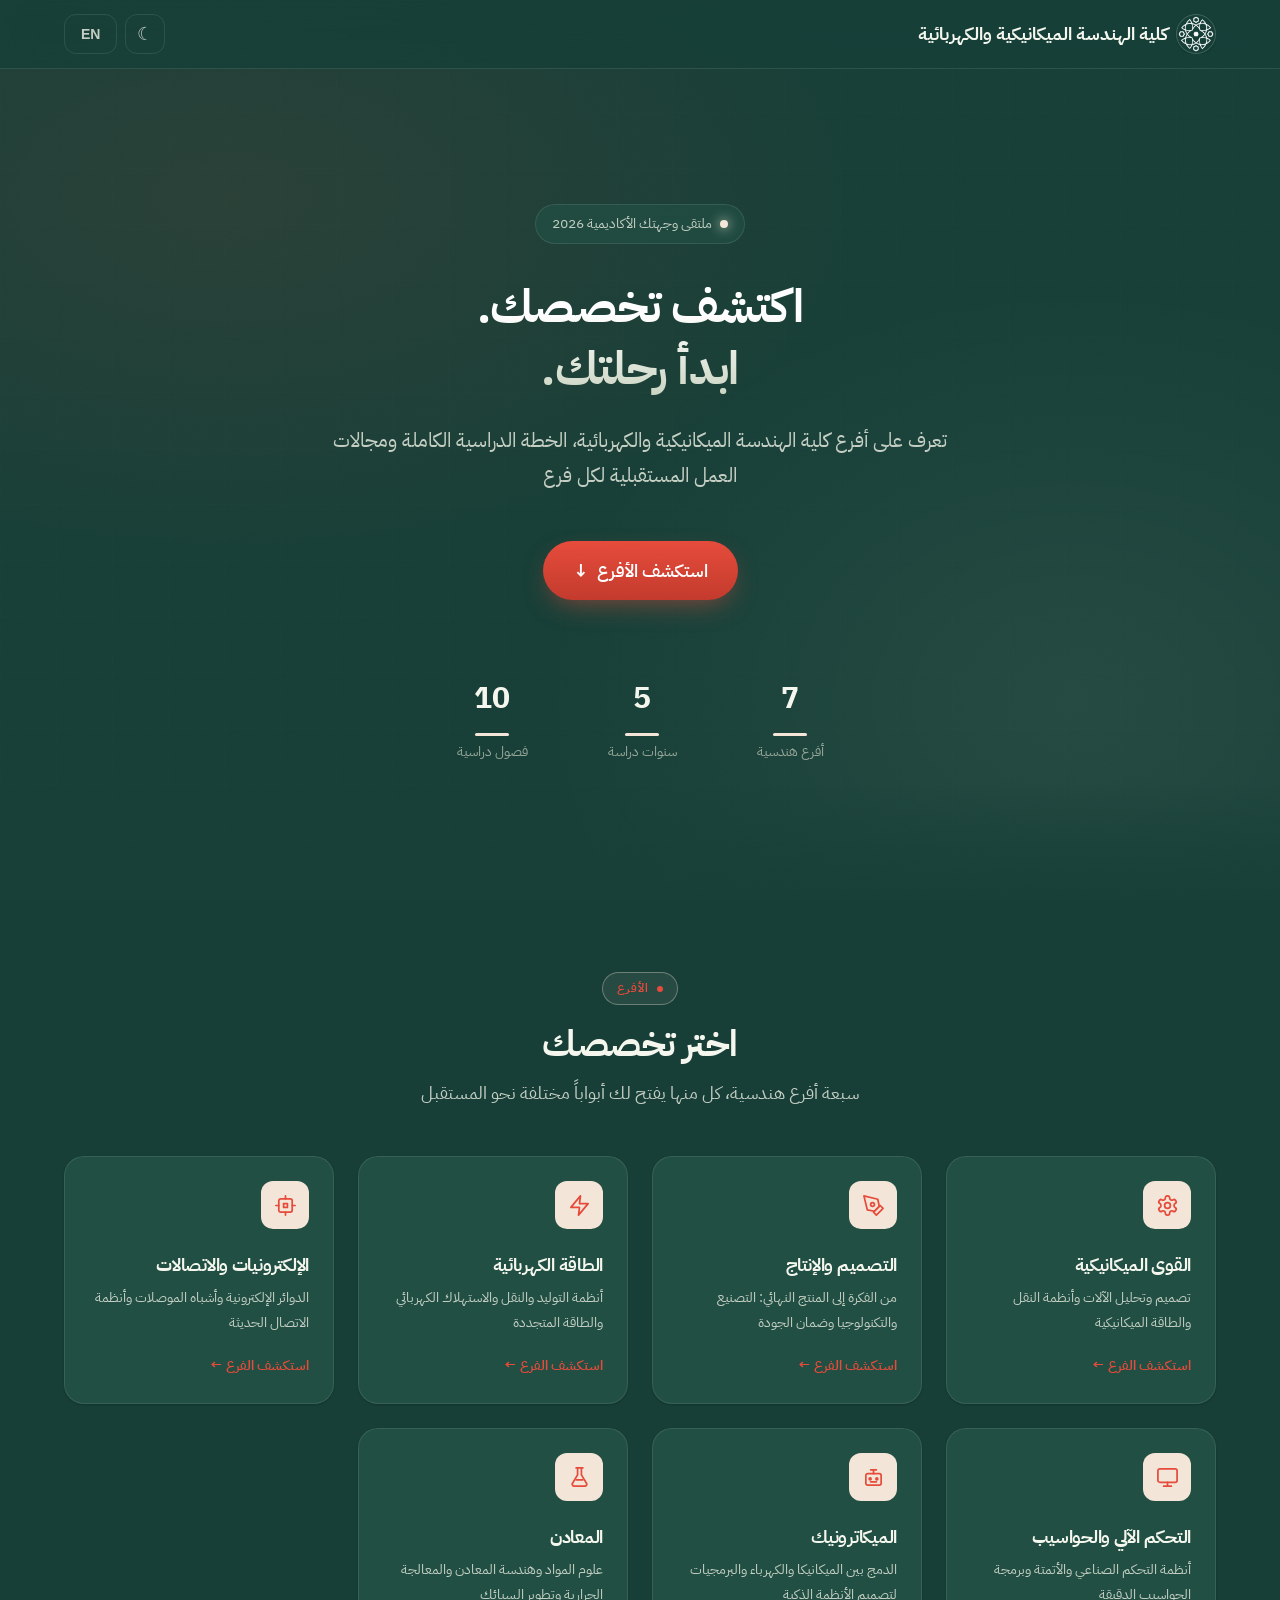
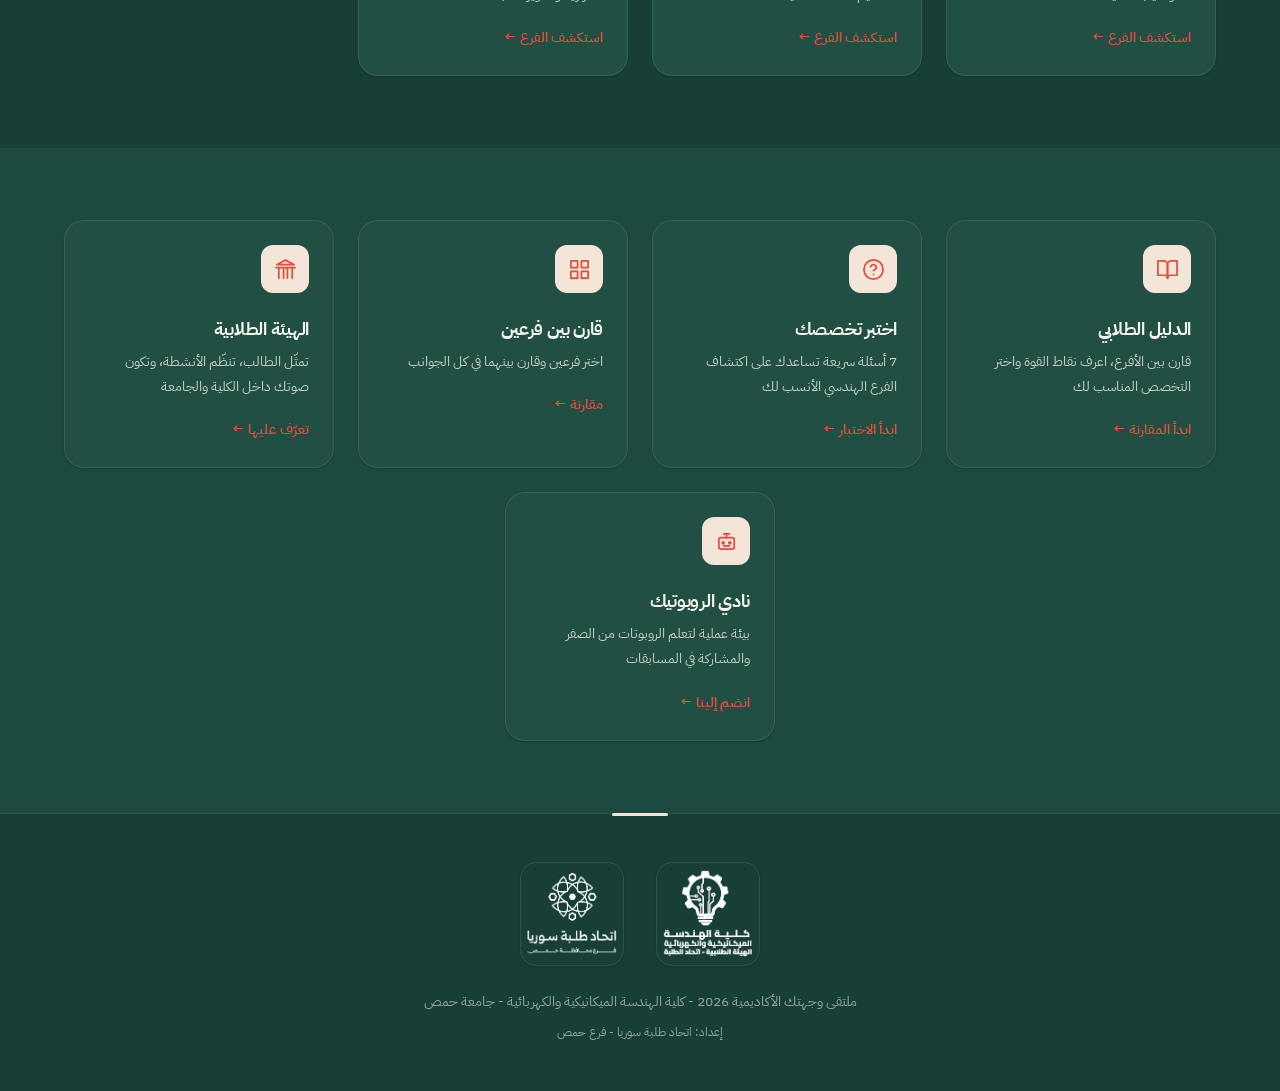
<file: index.html>
<!DOCTYPE html>
<html lang="ar" dir="rtl" data-theme="dark">
<head>
  <meta charset="UTF-8">
  <meta name="viewport" content="width=device-width, initial-scale=1.0">
  <meta name="theme-color" content="#1A433A">
  <title data-page-title="page.title.home">وجهتك الأكاديمية | كلية الهندسة الميكانيكية والكهربائية</title>
  <meta name="description" content="موقع التعريف بكلية الهندسة الميكانيكية والكهربائية - جامعة حمص" data-i18n-attr="content|seo.home.desc">
  <meta property="og:type" content="website">
  <meta property="og:site_name" content="كلية الهندسة الميكانيكية والكهربائية - جامعة حمص" data-i18n-attr="content|seo.siteName">
  <meta property="og:locale" content="ar_AR" data-i18n-attr="content|seo.locale">
  <meta property="og:url" content="https://3mrr07.github.io/mee/">
  <link rel="canonical" href="https://3mrr07.github.io/mee/">
  <meta property="og:title" content="وجهتك الأكاديمية | كلية الهندسة الميكانيكية والكهربائية" data-i18n-attr="content|page.title.home">
  <meta property="og:description" content="موقع التعريف بكلية الهندسة الميكانيكية والكهربائية - جامعة حمص" data-i18n-attr="content|seo.home.desc">
  <meta property="og:image" content="https://3mrr07.github.io/mee/img/icon-512.png">
  <meta name="twitter:card" content="summary">
  <meta name="twitter:title" content="وجهتك الأكاديمية | كلية الهندسة الميكانيكية والكهربائية" data-i18n-attr="content|page.title.home">
  <meta name="twitter:description" content="موقع التعريف بكلية الهندسة الميكانيكية والكهربائية - جامعة حمص" data-i18n-attr="content|seo.home.desc">
  <meta name="twitter:image" content="https://3mrr07.github.io/mee/img/icon-512.png">
  <link rel="icon" type="image/svg+xml" href="./img/favicon.svg">
  <link rel="preconnect" href="https://fonts.googleapis.com">
  <link rel="preconnect" href="https://fonts.gstatic.com" crossorigin>
  <link href="https://fonts.googleapis.com/css2?family=IBM+Plex+Sans+Arabic:wght@300;400;500;600;700&family=Inter:wght@300;400;500;600;700;800&display=swap" rel="stylesheet">
  <link rel="stylesheet" href="./css/style.css?v=14">
  <link rel="manifest" href="./manifest.json">
</head>
<body data-page="home">

  <!-- Top Bar -->
  <header class="topbar">
    <div class="container topbar-inner">
      <a href="./" class="topbar-logo">
        <img src="./img/itihad-icon.png?v=2" class="topbar-logo-img" alt="شعار اتحاد طلبة سوريا">
        <span data-i18n="nav.brand">كلية الهندسة الميكانيكية والكهربائية</span>
      </a>
      <div class="topbar-actions">
        <button id="theme-toggle" class="topbar-btn" onclick="toggleTheme()" aria-label="الوضع الليلي">&#9790;</button>
        <button id="lang-toggle" class="topbar-btn lang-toggle" onclick="toggleLanguage()" data-i18n="lang.label">EN</button>
      </div>
    </div>
  </header>

  <!-- Hero -->
  <section class="hero">
    <div class="hero-pattern"></div>
    <div class="hero-content">
      <div class="hero-badge">
        <span class="dot"></span>
        <span data-i18n="home.badge">ملتقى وجهتك الأكاديمية 2026</span>
      </div>
      <h1><span data-i18n="home.title1">اكتشف تخصصك.</span><br><span data-i18n="home.title2">ابدأ رحلتك.</span></h1>
      <p class="hero-subtitle" data-i18n="home.subtitle">تعرف على أفرع كلية الهندسة الميكانيكية والكهربائية، الخطة الدراسية الكاملة ومجالات العمل المستقبلية لكل فرع</p>
      <a href="#departments" class="hero-cta" onclick="event.preventDefault();scrollToSection('departments')">
        <span data-i18n="home.cta">استكشف الأفرع</span> &#8595;
      </a>
      <div class="hero-stats">
        <div class="hero-stat">
          <div class="hero-stat-number" data-i18n="home.stat7">7</div>
          <div class="hero-stat-label" data-i18n="home.stat7label">أفرع هندسية</div>
        </div>
        <div class="hero-stat">
          <div class="hero-stat-number" data-i18n="home.stat5">5</div>
          <div class="hero-stat-label" data-i18n="home.stat5label">سنوات دراسة</div>
        </div>
        <div class="hero-stat">
          <div class="hero-stat-number" data-i18n="home.stat10">10</div>
          <div class="hero-stat-label" data-i18n="home.stat10label">فصول دراسية</div>
        </div>
      </div>
    </div>
  </section>

  <!-- Departments -->
  <section id="departments" class="section">
    <div class="container">
      <div class="section-header">
        <span class="section-label" data-i18n="sec.departments.label">الأفرع</span>
        <h2 data-i18n="sec.departments.title">اختر تخصصك</h2>
        <p data-i18n="sec.departments.subtitle">سبعة أفرع هندسية، كل منها يفتح لك أبواباً مختلفة نحو المستقبل</p>
      </div>
      <div id="dept-cards" class="departments-grid"></div>
    </div>
  </section>

  <!-- Union & Robotics -->
  <section class="section" style="background: var(--bg-secondary)">
    <div class="container">
      <div class="departments-grid tools-grid">
        <a href="./guide.html" class="dept-card animate-in" style="--dept-color: var(--color-primary)">
          <div class="dept-card-icon"><svg xmlns="http://www.w3.org/2000/svg" viewBox="0 0 24 24" fill="none" stroke="currentColor" stroke-width="1.8" stroke-linecap="round" stroke-linejoin="round"><path d="M2 3h6a4 4 0 0 1 4 4v14a3 3 0 0 0-3-3H2z"/><path d="M22 3h-6a4 4 0 0 0-4 4v14a3 3 0 0 1 3-3h7z"/></svg></div>
          <h3 data-i18n="card.guide.title">الدليل الطلابي</h3>
          <p data-i18n="card.guide.text">قارن بين الأفرع، اعرف نقاط القوة واختر التخصص المناسب لك</p>
          <span class="dept-card-link">
            <span data-i18n="card.guide.det">ابدأ المقارنة</span> <span class="dept-card-arrow">&#8592;</span>
          </span>
        </a>
        <a href="./quiz.html" class="dept-card animate-in" style="--dept-color: var(--color-primary)">
          <div class="dept-card-icon"><svg xmlns="http://www.w3.org/2000/svg" viewBox="0 0 24 24" fill="none" stroke="currentColor" stroke-width="1.8" stroke-linecap="round" stroke-linejoin="round"><circle cx="12" cy="12" r="10"/><path d="M9.09 9a3 3 0 0 1 5.83 1c0 2-3 3-3 3"/><path d="M12 17h.01"/></svg></div>
          <h3 data-i18n="quiz.title">اختبر تخصصك</h3>
          <p data-i18n="quiz.subtitle">7 أسئلة سريعة تساعدك على اكتشاف الفرع الهندسي الأنسب لك</p>
          <span class="dept-card-link">
            <span data-i18n="quiz.start">ابدأ الاختبار</span> <span class="dept-card-arrow">&#8592;</span>
          </span>
        </a>
        <a href="./compare.html" class="dept-card animate-in" style="--dept-color: var(--color-primary)">
          <div class="dept-card-icon"><svg xmlns="http://www.w3.org/2000/svg" viewBox="0 0 24 24" fill="none" stroke="currentColor" stroke-width="1.8" stroke-linecap="round" stroke-linejoin="round"><rect x="3" y="3" width="7" height="7"/><rect x="14" y="3" width="7" height="7"/><rect x="3" y="14" width="7" height="7"/><rect x="14" y="14" width="7" height="7"/></svg></div>
          <h3 data-i18n="compare.title">قارن بين فرعين</h3>
          <p data-i18n="compare.subtitle">اختر فرعين وقارن بينهما في كل الجوانب</p>
          <span class="dept-card-link">
            <span data-i18n="compare.badge">مقارنة</span> <span class="dept-card-arrow">&#8592;</span>
          </span>
        </a>
        <a href="./union.html" class="dept-card animate-in" style="--dept-color: var(--color-primary)">
          <div class="dept-card-icon"><svg xmlns="http://www.w3.org/2000/svg" viewBox="0 0 24 24" fill="none" stroke="currentColor" stroke-width="1.8" stroke-linecap="round" stroke-linejoin="round"><path d="M2 10h20"/><path d="M5 10v11M19 10v11M10 10v11M14 10v11"/><path d="M12 2L3 7h18L12 2z"/></svg></div>
          <h3 data-i18n="card.union.title">الهيئة الطلابية</h3>
          <p data-i18n="card.union.text">تمثّل الطالب، تنظّم الأنشطة، وتكون صوتك داخل الكلية والجامعة</p>
          <span class="dept-card-link">
            <span data-i18n="card.union.det">تعرّف عليها</span> <span class="dept-card-arrow">&#8592;</span>
          </span>
        </a>
        <a href="./robotics.html" class="dept-card animate-in" style="--dept-color: var(--color-primary-dark)">
          <div class="dept-card-icon"><svg xmlns="http://www.w3.org/2000/svg" viewBox="0 0 24 24" fill="none" stroke="currentColor" stroke-width="1.8" stroke-linecap="round" stroke-linejoin="round"><rect x="4" y="8" width="16" height="12" rx="2"/><path d="M12 4v4"/><path d="M9 4h6"/><circle cx="8.5" cy="13.5" r="1"/><circle cx="15.5" cy="13.5" r="1"/><path d="M9 16.5h6"/></svg></div>
          <h3 data-i18n="card.robotics.title">نادي الروبوتيك</h3>
          <p data-i18n="card.robotics.text">بيئة عملية لتعلم الروبوتات من الصفر والمشاركة في المسابقات</p>
          <span class="dept-card-link">
            <span data-i18n="card.robotics.det">انضم إلينا</span> <span class="dept-card-arrow">&#8592;</span>
          </span>
        </a>
      </div>
    </div>
  </section>

  <!-- Footer -->
  <footer class="footer">
    <div class="container">
      <div class="footer-logos">
        <img src="./img/mee-logo.png?v=2" class="footer-logo" alt="شعار الهيئة الطلابية - كلية الهندسة الميكانيكية والكهربائية">
        <img src="./img/itihad-logo.png?v=2" class="footer-logo" alt="شعار اتحاد طلبة سوريا - فرع حمص">
      </div>
      <p data-i18n="footer.line1">ملتقى وجهتك الأكاديمية 2026 - كلية الهندسة الميكانيكية والكهربائية - جامعة حمص</p>
      <p class="mt-sm" style="font-size:0.75rem" data-i18n="footer.line2">إعداد: اتحاد طلبة سوريا - فرع حمص</p>
    </div>
  </footer>

  <script src="./js/site-data.js?v=8"></script>
  <script src="./js/translations.js?v=17"></script>
  <script src="./js/i18n.js?v=6"></script>
  <script src="./js/main.js?v=6"></script>
</body>
</html>
</file>
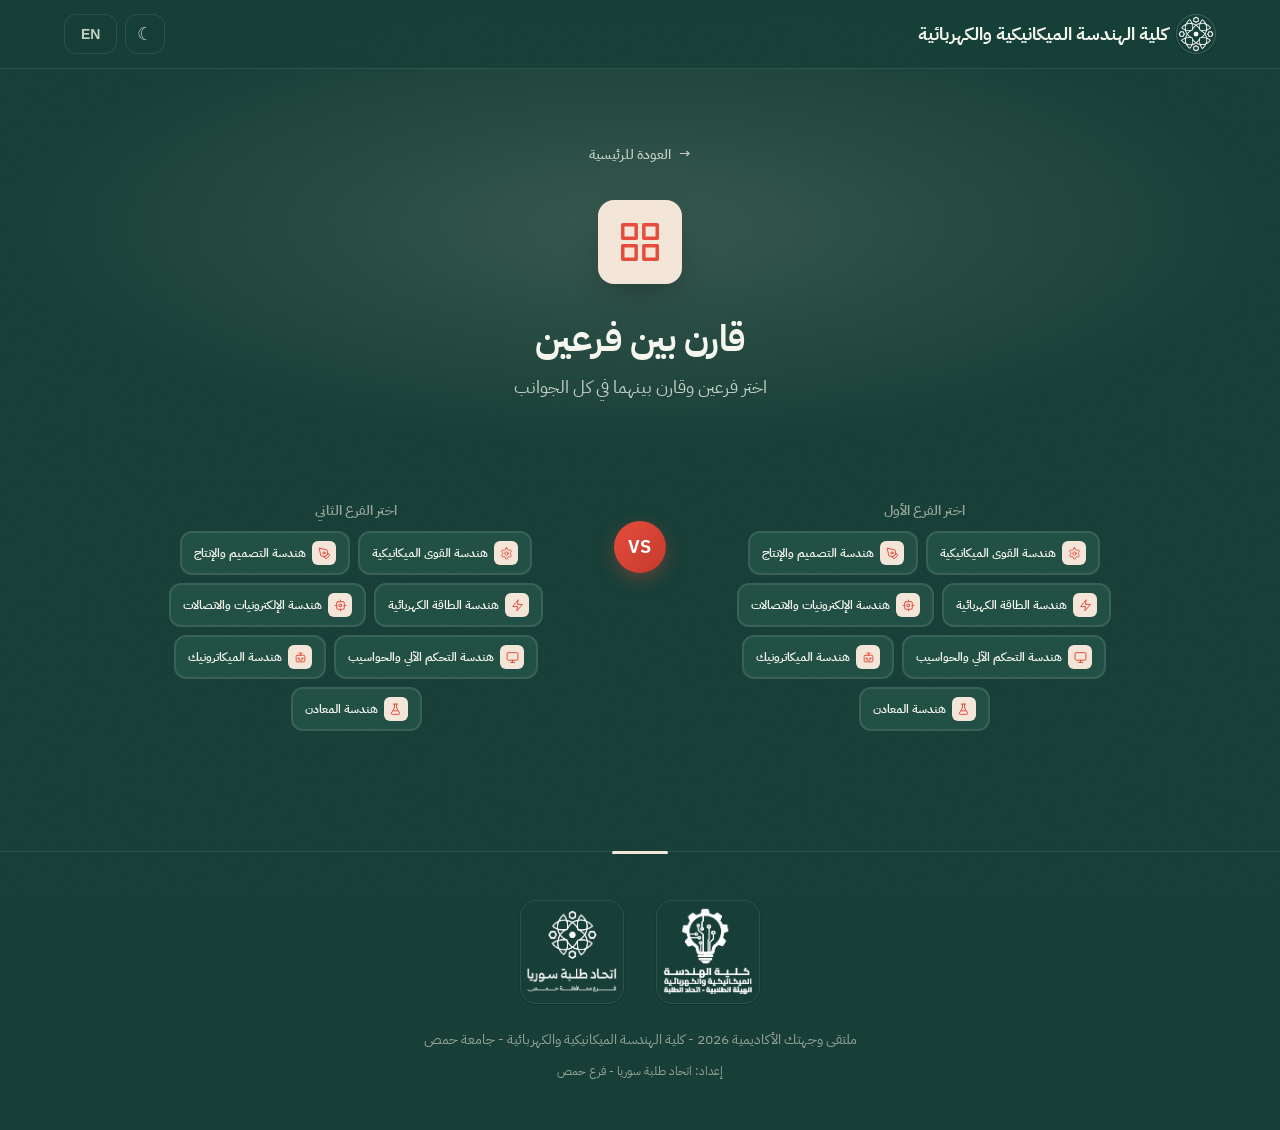
<file: compare.html>
<!DOCTYPE html>
<html lang="ar" dir="rtl" data-theme="dark">
<head>
  <meta charset="UTF-8">
  <meta name="viewport" content="width=device-width, initial-scale=1.0">
  <meta name="theme-color" content="#1A433A">
  <title data-page-title="page.title.compare">قارن الأفرع | كلية الهندسة</title>
  <meta name="description" content="قارن بين الأفرع الهندسية السبعة في كلية الهندسة الميكانيكية والكهربائية" data-i18n-attr="content|seo.compare.desc">
  <meta property="og:type" content="website">
  <meta property="og:site_name" content="كلية الهندسة الميكانيكية والكهربائية - جامعة حمص" data-i18n-attr="content|seo.siteName">
  <meta property="og:locale" content="ar_AR" data-i18n-attr="content|seo.locale">
  <meta property="og:url" content="https://3mrr07.github.io/mee/compare.html">
  <link rel="canonical" href="https://3mrr07.github.io/mee/compare.html">
  <meta property="og:title" content="قارن الأفرع | كلية الهندسة" data-i18n-attr="content|page.title.compare">
  <meta property="og:description" content="قارن بين الأفرع الهندسية السبعة في كلية الهندسة الميكانيكية والكهربائية" data-i18n-attr="content|seo.compare.desc">
  <meta property="og:image" content="https://3mrr07.github.io/mee/img/icon-512.png">
  <meta name="twitter:card" content="summary">
  <meta name="twitter:title" content="قارن الأفرع | كلية الهندسة" data-i18n-attr="content|page.title.compare">
  <meta name="twitter:description" content="قارن بين الأفرع الهندسية السبعة في كلية الهندسة الميكانيكية والكهربائية" data-i18n-attr="content|seo.compare.desc">
  <meta name="twitter:image" content="https://3mrr07.github.io/mee/img/icon-512.png">
  <link rel="icon" type="image/svg+xml" href="./img/favicon.svg">
  <link rel="preconnect" href="https://fonts.googleapis.com">
  <link rel="preconnect" href="https://fonts.gstatic.com" crossorigin>
  <link href="https://fonts.googleapis.com/css2?family=IBM+Plex+Sans+Arabic:wght@300;400;500;600;700&family=Inter:wght@300;400;500;600;700;800&display=swap" rel="stylesheet">
  <link rel="stylesheet" href="./css/style.css?v=14">
  <link rel="manifest" href="./manifest.json">
</head>
<body data-page="compare">

  <!-- Top Bar -->
  <header class="topbar">
    <div class="container topbar-inner">
      <a href="./" class="topbar-logo">
        <img src="./img/itihad-icon.png?v=2" class="topbar-logo-img" alt="شعار اتحاد طلبة سوريا">
        <span data-i18n="nav.brand">كلية الهندسة الميكانيكية والكهربائية</span>
      </a>
      <div class="topbar-actions">
        <button id="theme-toggle" class="topbar-btn" onclick="toggleTheme()" aria-label="الوضع الليلي">&#9790;</button>
        <button id="lang-toggle" class="topbar-btn lang-toggle" onclick="toggleLanguage()" data-i18n="lang.label">EN</button>
      </div>
    </div>
  </header>

  <!-- Header -->
  <section class="dept-header" style="--dept-color: var(--color-primary)">
    <div class="container" style="position:relative;z-index:1">
      <a href="./" class="back-btn">&#8594; <span data-i18n="btn.back">العودة للرئيسية</span></a>
      <div class="dept-header-icon" style="--dept-color: var(--color-primary)">
        <svg xmlns="http://www.w3.org/2000/svg" viewBox="0 0 24 24" fill="none" stroke="currentColor" stroke-width="1.8" stroke-linecap="round" stroke-linejoin="round"><rect x="3" y="3" width="7" height="7"/><rect x="14" y="3" width="7" height="7"/><rect x="3" y="14" width="7" height="7"/><rect x="14" y="14" width="7" height="7"/></svg>
      </div>
      <h1 data-i18n="compare.title">قارن بين فرعين</h1>
      <p data-i18n="compare.subtitle">اختر فرعين وقارن بينهما في كل الجوانب</p>
    </div>
  </section>

  <!-- Compare Section -->
  <section class="section" style="padding-top: var(--space-2xl)">
    <div class="container">

      <div class="compare-pickers">
        <div class="compare-picker-col">
          <div class="compare-picker-label" data-i18n="compare.select1">اختر الفرع الأول</div>
          <div class="compare-picker-row" id="picker-row-1"></div>
        </div>
        <div class="compare-vs"><div class="compare-vs-circle">VS</div></div>
        <div class="compare-picker-col">
          <div class="compare-picker-label" data-i18n="compare.select2">اختر الفرع الثاني</div>
          <div class="compare-picker-row" id="picker-row-2"></div>
        </div>
      </div>

      <div id="compare-msg"></div>
      <div id="compare-result"></div>

    </div>
  </section>

  <!-- Footer -->
  <footer class="footer">
    <div class="container">
      <div class="footer-logos">
        <img src="./img/mee-logo.png?v=2" class="footer-logo" alt="شعار الهيئة الطلابية - كلية الهندسة الميكانيكية والكهربائية">
        <img src="./img/itihad-logo.png?v=2" class="footer-logo" alt="شعار اتحاد طلبة سوريا - فرع حمص">
      </div>
      <p data-i18n="footer.line1">ملتقى وجهتك الأكاديمية 2026 - كلية الهندسة الميكانيكية والكهربائية - جامعة حمص</p>
      <p class="mt-sm" style="font-size:0.75rem" data-i18n="footer.line2">إعداد: اتحاد طلبة سوريا - فرع حمص</p>
    </div>
  </footer>

  <script src="./js/site-data.js?v=8"></script>
  <script src="./js/translations.js?v=17"></script>
  <script src="./js/i18n.js?v=6"></script>
  <script src="./js/main.js?v=6"></script>
</body>
</html>
</file>
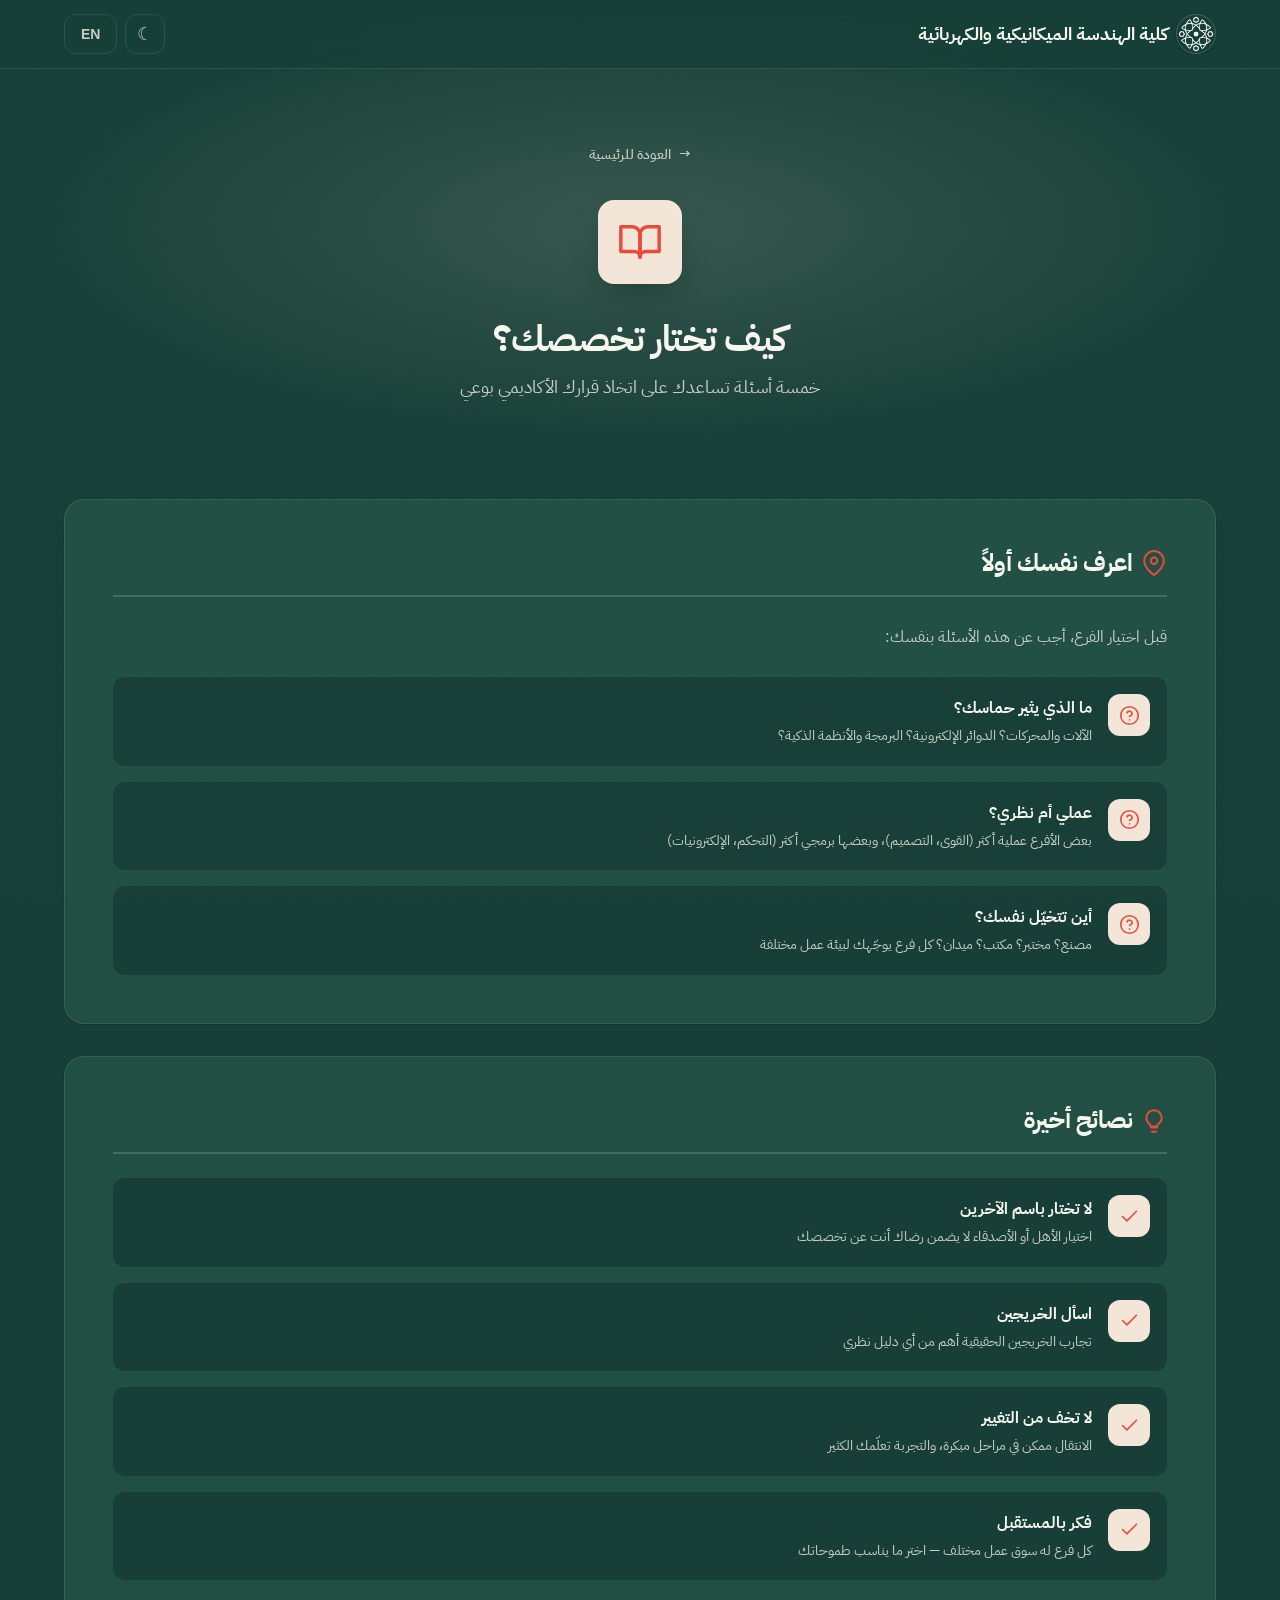
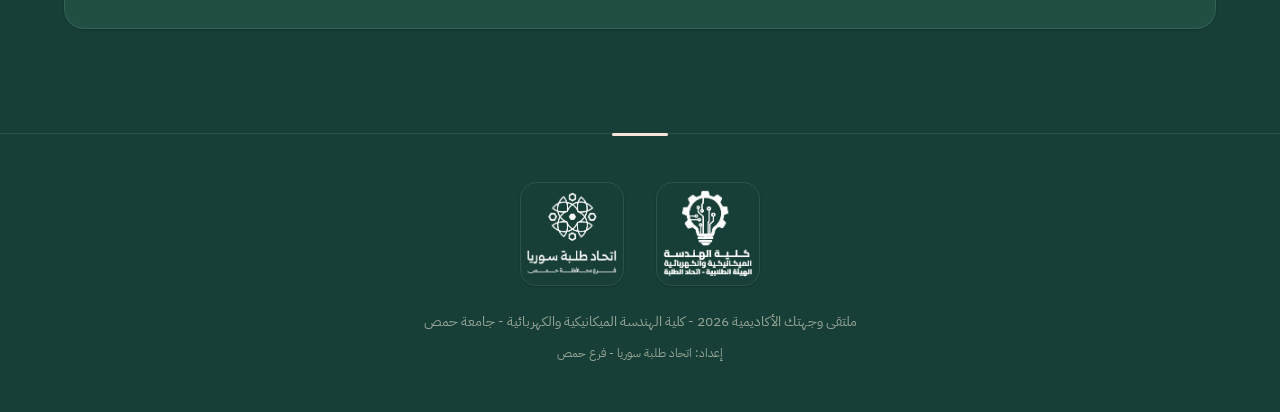
<file: guide.html>
<!DOCTYPE html>
<html lang="ar" dir="rtl" data-theme="dark">
<head>
  <meta charset="UTF-8">
  <meta name="viewport" content="width=device-width, initial-scale=1.0">
  <meta name="theme-color" content="#1A433A">
  <title data-page-title="page.title.guide">كيف تختار تخصصك؟ | كلية الهندسة</title>
  <meta name="description" content="دليلك لاختيار التخصص الهندسي المناسب - مقارنة بين الأفرع ونصائح عملية" data-i18n-attr="content|seo.guide.desc">
  <meta property="og:type" content="website">
  <meta property="og:site_name" content="كلية الهندسة الميكانيكية والكهربائية - جامعة حمص" data-i18n-attr="content|seo.siteName">
  <meta property="og:locale" content="ar_AR" data-i18n-attr="content|seo.locale">
  <meta property="og:url" content="https://3mrr07.github.io/mee/guide.html">
  <link rel="canonical" href="https://3mrr07.github.io/mee/guide.html">
  <meta property="og:title" content="كيف تختار تخصصك؟ | كلية الهندسة" data-i18n-attr="content|page.title.guide">
  <meta property="og:description" content="دليلك لاختيار التخصص الهندسي المناسب - مقارنة بين الأفرع ونصائح عملية" data-i18n-attr="content|seo.guide.desc">
  <meta property="og:image" content="https://3mrr07.github.io/mee/img/icon-512.png">
  <meta name="twitter:card" content="summary">
  <meta name="twitter:title" content="كيف تختار تخصصك؟ | كلية الهندسة" data-i18n-attr="content|page.title.guide">
  <meta name="twitter:description" content="دليلك لاختيار التخصص الهندسي المناسب - مقارنة بين الأفرع ونصائح عملية" data-i18n-attr="content|seo.guide.desc">
  <meta name="twitter:image" content="https://3mrr07.github.io/mee/img/icon-512.png">
  <link rel="icon" type="image/svg+xml" href="./img/favicon.svg">
  <link rel="preconnect" href="https://fonts.googleapis.com">
  <link rel="preconnect" href="https://fonts.gstatic.com" crossorigin>
  <link href="https://fonts.googleapis.com/css2?family=IBM+Plex+Sans+Arabic:wght@300;400;500;600;700&family=Inter:wght@300;400;500;600;700;800&display=swap" rel="stylesheet">
  <link rel="stylesheet" href="./css/style.css?v=14">
  <link rel="manifest" href="./manifest.json">
</head>
<body data-page="guide">

  <!-- Top Bar -->
  <header class="topbar">
    <div class="container topbar-inner">
      <a href="./" class="topbar-logo">
        <img src="./img/itihad-icon.png?v=2" class="topbar-logo-img" alt="شعار اتحاد طلبة سوريا">
        <span data-i18n="nav.brand">كلية الهندسة الميكانيكية والكهربائية</span>
      </a>
      <div class="topbar-actions">
        <button id="theme-toggle" class="topbar-btn" onclick="toggleTheme()" aria-label="الوضع الليلي">&#9790;</button>
        <button id="lang-toggle" class="topbar-btn lang-toggle" onclick="toggleLanguage()" data-i18n="lang.label">EN</button>
      </div>
    </div>
  </header>

  <!-- Header -->
  <section class="dept-header" style="--dept-color: var(--color-primary)">
    <div class="container" style="position:relative;z-index:1">
      <a href="./" class="back-btn">&#8594; <span data-i18n="btn.back">العودة للرئيسية</span></a>
      <div class="dept-header-icon" style="--dept-color: var(--color-primary)"><svg xmlns="http://www.w3.org/2000/svg" viewBox="0 0 24 24" fill="none" stroke="currentColor" stroke-width="1.8" stroke-linecap="round" stroke-linejoin="round"><path d="M2 4h6a4 4 0 0 1 4 4v12a3 3 0 0 0-3-3H2z"/><path d="M22 4h-6a4 4 0 0 0-4 4v12a3 3 0 0 1 3-3h7z"/></svg></div>
      <h1 data-i18n="guide.title">كيف تختار تخصصك؟</h1>
      <p data-i18n="guide.subtitle">خمسة أسئلة تساعدك على اتخاذ قرارك الأكاديمي بوعي</p>
    </div>
  </section>

  <!-- Steps -->
  <section class="section" style="padding-top:var(--space-2xl)">
    <div class="container">

      <div class="info-card">
        <h3><svg xmlns="http://www.w3.org/2000/svg" viewBox="0 0 24 24" fill="none" stroke="currentColor" stroke-width="1.8" stroke-linecap="round" stroke-linejoin="round"><path d="M21 10c0 7-9 13-9 13s-9-6-9-13a9 9 0 0 1 18 0z"/><circle cx="12" cy="10" r="3"/></svg> <span data-i18n="guide.step1">اعرف نفسك أولاً</span></h3>
        <p class="mb-lg" style="color:var(--text-secondary);line-height:2" data-i18n="guide.step1intro"></p>
        <div class="info-list">
          <div class="info-list-item">
            <div class="info-list-icon"><svg xmlns="http://www.w3.org/2000/svg" viewBox="0 0 24 24" fill="none" stroke="currentColor" stroke-width="1.8" stroke-linecap="round" stroke-linejoin="round"><circle cx="12" cy="12" r="10"/><path d="M9.09 9a3 3 0 0 1 5.83 1c0 2-3 3-3 3"/><line x1="12" y1="17" x2="12.01" y2="17"/></svg></div>
            <div>
              <strong data-i18n="guide.q1">ما الذي يثير حماسك؟</strong>
              <p style="color:var(--text-secondary);font-size:0.875rem" data-i18n="guide.q1text"></p>
            </div>
          </div>
          <div class="info-list-item">
            <div class="info-list-icon"><svg xmlns="http://www.w3.org/2000/svg" viewBox="0 0 24 24" fill="none" stroke="currentColor" stroke-width="1.8" stroke-linecap="round" stroke-linejoin="round"><circle cx="12" cy="12" r="10"/><path d="M9.09 9a3 3 0 0 1 5.83 1c0 2-3 3-3 3"/><line x1="12" y1="17" x2="12.01" y2="17"/></svg></div>
            <div>
              <strong data-i18n="guide.q2">عملي أم نظري؟</strong>
              <p style="color:var(--text-secondary);font-size:0.875rem" data-i18n="guide.q2text"></p>
            </div>
          </div>
          <div class="info-list-item">
            <div class="info-list-icon"><svg xmlns="http://www.w3.org/2000/svg" viewBox="0 0 24 24" fill="none" stroke="currentColor" stroke-width="1.8" stroke-linecap="round" stroke-linejoin="round"><circle cx="12" cy="12" r="10"/><path d="M9.09 9a3 3 0 0 1 5.83 1c0 2-3 3-3 3"/><line x1="12" y1="17" x2="12.01" y2="17"/></svg></div>
            <div>
              <strong data-i18n="guide.q3">أين تتخيّل نفسك؟</strong>
              <p style="color:var(--text-secondary);font-size:0.875rem" data-i18n="guide.q3text"></p>
            </div>
          </div>
        </div>
      </div>

      <!-- Tips -->
      <div class="info-card mt-xl">
        <h3><svg xmlns="http://www.w3.org/2000/svg" viewBox="0 0 24 24" fill="none" stroke="currentColor" stroke-width="1.8" stroke-linecap="round" stroke-linejoin="round"><path d="M9 18h6M10 22h4M12 2a7 7 0 0 0-4 12.7c.6.5 1 1.3 1 2.1V17h6v-.2c0-.8.4-1.6 1-2.1A7 7 0 0 0 12 2z"/></svg> <span data-i18n="guide.tips">نصائح أخيرة</span></h3>
        <div class="info-list">
          <div class="info-list-item">
            <div class="info-list-icon"><svg xmlns="http://www.w3.org/2000/svg" viewBox="0 0 24 24" fill="none" stroke="currentColor" stroke-width="1.8" stroke-linecap="round" stroke-linejoin="round"><polyline points="20 6 9 17 4 12"/></svg></div>
            <div>
              <strong data-i18n="guide.t1">لا تختار باسم الآخرين</strong>
              <p style="color:var(--text-secondary);font-size:0.875rem" data-i18n="guide.t1text"></p>
            </div>
          </div>
          <div class="info-list-item">
            <div class="info-list-icon"><svg xmlns="http://www.w3.org/2000/svg" viewBox="0 0 24 24" fill="none" stroke="currentColor" stroke-width="1.8" stroke-linecap="round" stroke-linejoin="round"><polyline points="20 6 9 17 4 12"/></svg></div>
            <div>
              <strong data-i18n="guide.t2">اسأل الخريجين</strong>
              <p style="color:var(--text-secondary);font-size:0.875rem" data-i18n="guide.t2text"></p>
            </div>
          </div>
          <div class="info-list-item">
            <div class="info-list-icon"><svg xmlns="http://www.w3.org/2000/svg" viewBox="0 0 24 24" fill="none" stroke="currentColor" stroke-width="1.8" stroke-linecap="round" stroke-linejoin="round"><polyline points="20 6 9 17 4 12"/></svg></div>
            <div>
              <strong data-i18n="guide.t3">لا تخف من التغيير</strong>
              <p style="color:var(--text-secondary);font-size:0.875rem" data-i18n="guide.t3text"></p>
            </div>
          </div>
          <div class="info-list-item">
            <div class="info-list-icon"><svg xmlns="http://www.w3.org/2000/svg" viewBox="0 0 24 24" fill="none" stroke="currentColor" stroke-width="1.8" stroke-linecap="round" stroke-linejoin="round"><polyline points="20 6 9 17 4 12"/></svg></div>
            <div>
              <strong data-i18n="guide.t4">فكر بالمستقبل</strong>
              <p style="color:var(--text-secondary);font-size:0.875rem" data-i18n="guide.t4text"></p>
            </div>
          </div>
        </div>
      </div>

    </div>
  </section>

  <!-- Footer -->
  <footer class="footer">
    <div class="container">
      <div class="footer-logos">
        <img src="./img/mee-logo.png?v=2" class="footer-logo" alt="شعار الهيئة الطلابية - كلية الهندسة الميكانيكية والكهربائية">
        <img src="./img/itihad-logo.png?v=2" class="footer-logo" alt="شعار اتحاد طلبة سوريا - فرع حمص">
      </div>
      <p data-i18n="footer.line1">ملتقى وجهتك الأكاديمية 2026 - كلية الهندسة الميكانيكية والكهربائية - جامعة حمص</p>
      <p class="mt-sm" style="font-size:0.75rem" data-i18n="footer.line2">إعداد: اتحاد طلبة سوريا - فرع حمص</p>
    </div>
  </footer>

  <script src="./js/site-data.js?v=8"></script>
  <script src="./js/translations.js?v=17"></script>
  <script src="./js/i18n.js?v=6"></script>
  <script src="./js/main.js?v=6"></script>
</body>
</html>
</file>
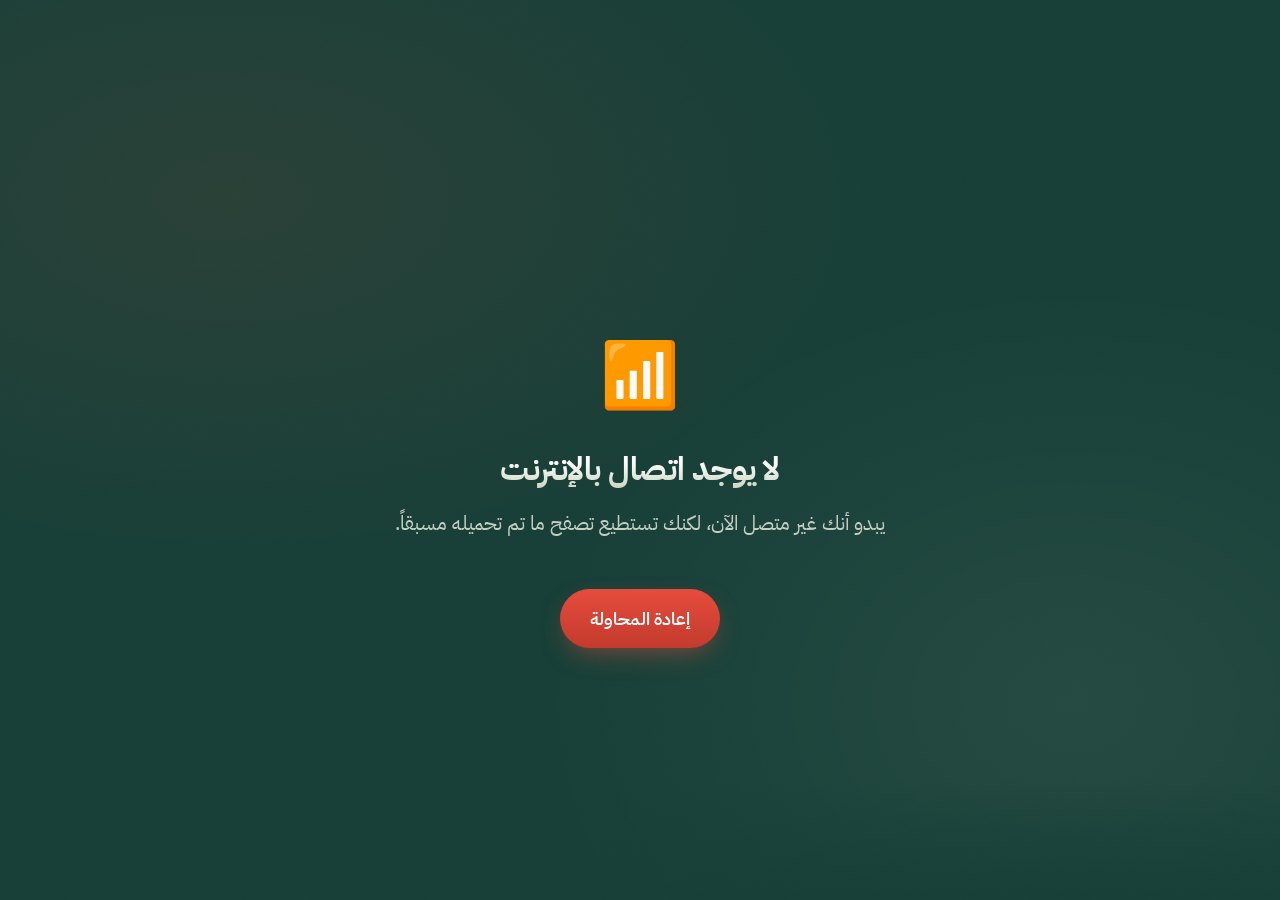
<file: offline.html>
<!DOCTYPE html>
<html lang="ar" dir="rtl" data-theme="dark">
<head>
  <meta charset="UTF-8">
  <meta name="viewport" content="width=device-width, initial-scale=1.0">
  <meta name="theme-color" content="#1A433A">
  <title>غير متصل | HME</title>
  <meta property="og:type" content="website">
  <meta property="og:site_name" content="كلية الهندسة الميكانيكية والكهربائية - جامعة حمص" data-i18n-attr="content|seo.siteName">
  <meta property="og:locale" content="ar_AR" data-i18n-attr="content|seo.locale">
  <meta property="og:url" content="https://3mrr07.github.io/mee/offline.html">
  <link rel="canonical" href="https://3mrr07.github.io/mee/offline.html">
  <meta property="og:title" content="غير متصل | HME" data-i18n-attr="content|offline.title">
  <meta property="og:description" content="" data-i18n-attr="content|seo.offline.desc">
  <meta property="og:image" content="https://3mrr07.github.io/mee/img/icon-512.png">
  <meta name="twitter:card" content="summary">
  <meta name="twitter:title" content="غير متصل | HME" data-i18n-attr="content|offline.title">
  <meta name="twitter:description" content="" data-i18n-attr="content|seo.offline.desc">
  <meta name="twitter:image" content="https://3mrr07.github.io/mee/img/icon-512.png">
  <link rel="preconnect" href="https://fonts.googleapis.com">
  <link rel="preconnect" href="https://fonts.gstatic.com" crossorigin>
  <link href="https://fonts.googleapis.com/css2?family=IBM+Plex+Sans+Arabic:wght@300;400;500;600;700&family=Inter:wght@300;400;500;600;700;800&display=swap" rel="stylesheet">
  <link rel="stylesheet" href="./css/style.css?v=14">
</head>
<body>
  <section class="hero" style="min-height:100vh">
    <div class="hero-content">
      <div style="font-size:4rem;margin-bottom:1rem">&#128246;</div>
      <h1 style="font-size:2rem;margin-bottom:1rem" data-i18n="offline.title">لا يوجد اتصال بالإنترنت</h1>
      <p class="hero-subtitle" data-i18n="offline.text"></p>
      <a href="./" class="hero-cta" data-i18n="offline.retry">إعادة المحاولة</a>
    </div>
  </section>
  <script src="./js/translations.js?v=17"></script>
  <script src="./js/i18n.js?v=6"></script>
  <script src="./js/main.js?v=6"></script>
</body>
</html>
</file>
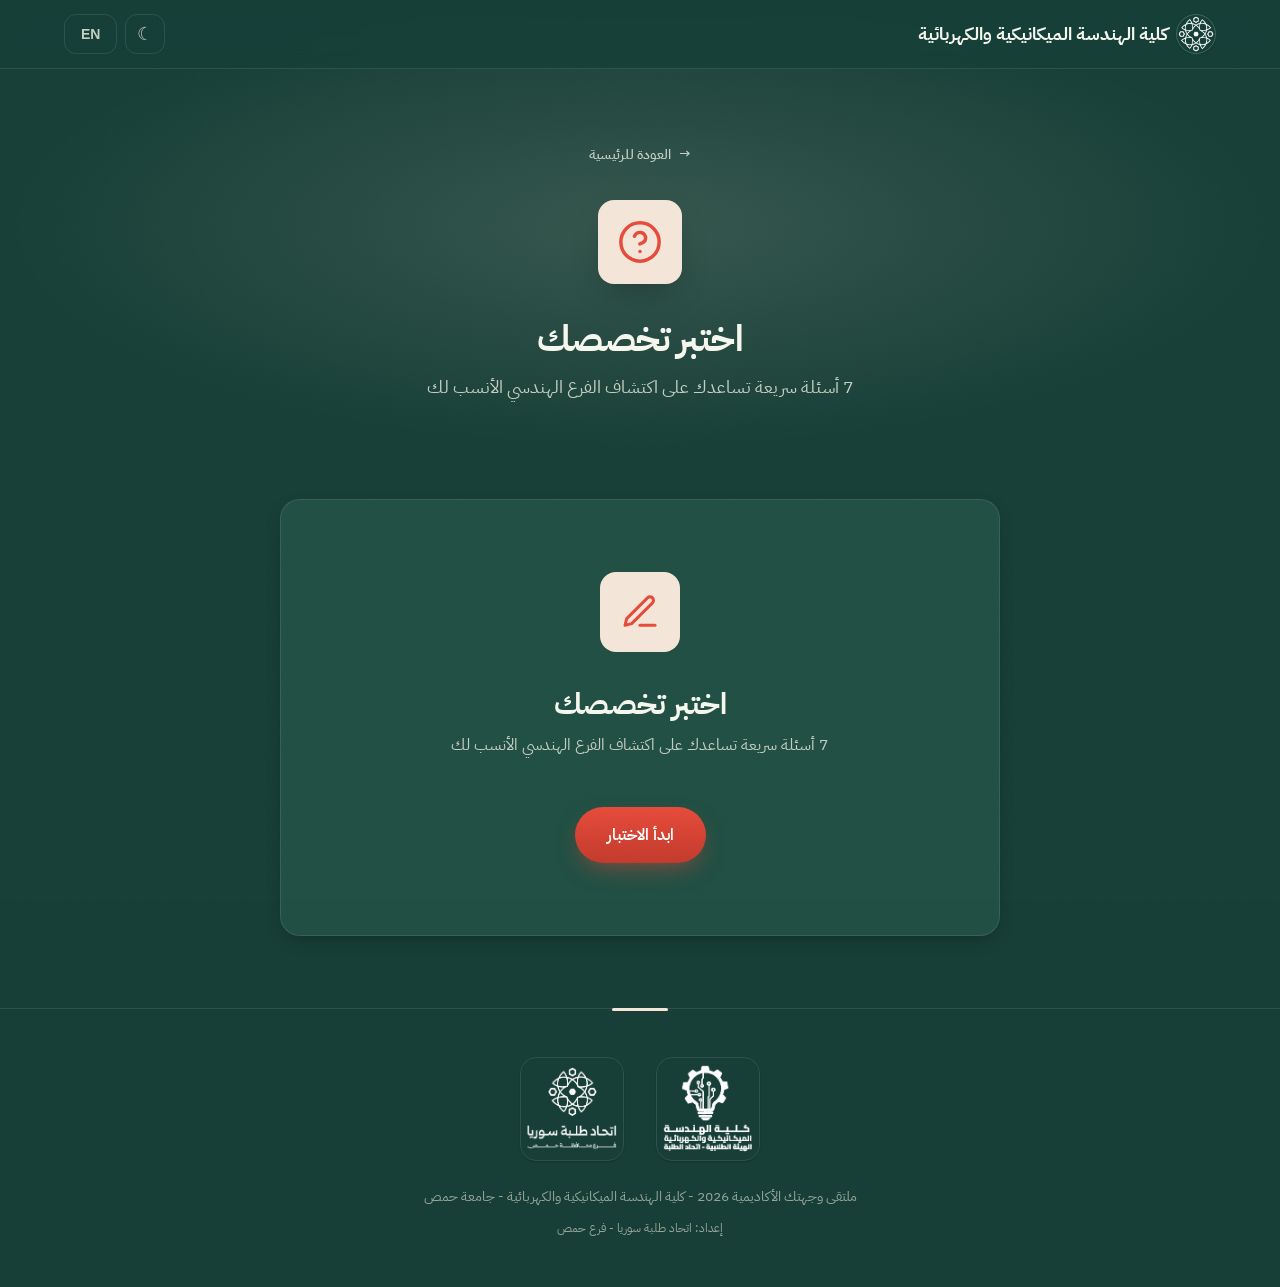
<file: quiz.html>
<!DOCTYPE html>
<html lang="ar" dir="rtl" data-theme="dark">
<head>
  <meta charset="UTF-8">
  <meta name="viewport" content="width=device-width, initial-scale=1.0">
  <meta name="theme-color" content="#1A433A">
  <title data-page-title="page.title.quiz">اختبر تخصصك؟ | كلية الهندسة</title>
  <meta name="description" content="اختبار تفاعلي لمساعدتك على اختيار الفرع الهندسي المناسب لك - كلية الهندسة الميكانيكية والكهربائية" data-i18n-attr="content|seo.quiz.desc">
  <meta property="og:type" content="website">
  <meta property="og:site_name" content="كلية الهندسة الميكانيكية والكهربائية - جامعة حمص" data-i18n-attr="content|seo.siteName">
  <meta property="og:locale" content="ar_AR" data-i18n-attr="content|seo.locale">
  <meta property="og:url" content="https://3mrr07.github.io/mee/quiz.html">
  <link rel="canonical" href="https://3mrr07.github.io/mee/quiz.html">
  <meta property="og:title" content="اختبر تخصصك؟ | كلية الهندسة" data-i18n-attr="content|page.title.quiz">
  <meta property="og:description" content="اختبار تفاعلي لمساعدتك على اختيار الفرع الهندسي المناسب لك - كلية الهندسة الميكانيكية والكهربائية" data-i18n-attr="content|seo.quiz.desc">
  <meta property="og:image" content="https://3mrr07.github.io/mee/img/icon-512.png">
  <meta name="twitter:card" content="summary">
  <meta name="twitter:title" content="اختبر تخصصك؟ | كلية الهندسة" data-i18n-attr="content|page.title.quiz">
  <meta name="twitter:description" content="اختبار تفاعلي لمساعدتك على اختيار الفرع الهندسي المناسب لك - كلية الهندسة الميكانيكية والكهربائية" data-i18n-attr="content|seo.quiz.desc">
  <meta name="twitter:image" content="https://3mrr07.github.io/mee/img/icon-512.png">
  <link rel="icon" type="image/svg+xml" href="./img/favicon.svg">
  <link rel="preconnect" href="https://fonts.googleapis.com">
  <link rel="preconnect" href="https://fonts.gstatic.com" crossorigin>
  <link href="https://fonts.googleapis.com/css2?family=IBM+Plex+Sans+Arabic:wght@300;400;500;600;700&family=Inter:wght@300;400;500;600;700;800&display=swap" rel="stylesheet">
  <link rel="stylesheet" href="./css/style.css?v=14">
  <link rel="manifest" href="./manifest.json">
</head>
<body data-page="quiz">

  <!-- Top Bar -->
  <header class="topbar">
    <div class="container topbar-inner">
      <a href="./" class="topbar-logo">
        <img src="./img/itihad-icon.png?v=2" class="topbar-logo-img" alt="شعار اتحاد طلبة سوريا">
        <span data-i18n="nav.brand">كلية الهندسة الميكانيكية والكهربائية</span>
      </a>
      <div class="topbar-actions">
        <button id="theme-toggle" class="topbar-btn" onclick="toggleTheme()" aria-label="الوضع الليلي">&#9790;</button>
        <button id="lang-toggle" class="topbar-btn lang-toggle" onclick="toggleLanguage()" data-i18n="lang.label">EN</button>
      </div>
    </div>
  </header>

  <!-- Header -->
  <section class="dept-header" style="--dept-color: var(--color-primary)">
    <div class="container" style="position:relative;z-index:1">
      <a href="./" class="back-btn">&#8594; <span data-i18n="btn.back">العودة للرئيسية</span></a>
      <div class="dept-header-icon" style="--dept-color: var(--color-primary)">
        <svg xmlns="http://www.w3.org/2000/svg" viewBox="0 0 24 24" fill="none" stroke="currentColor" stroke-width="1.8" stroke-linecap="round" stroke-linejoin="round"><circle cx="12" cy="12" r="10"/><path d="M9.09 9a3 3 0 0 1 5.83 1c0 2-3 3-3 3"/><path d="M12 17h.01"/></svg>
      </div>
      <h1 data-i18n="quiz.title">اختبر تخصصك</h1>
      <p data-i18n="quiz.subtitle">7 أسئلة سريعة تساعدك على اكتشاف الفرع الهندسي الأنسب لك</p>
    </div>
  </section>

  <!-- Quiz Container -->
  <section class="section" style="padding-top: var(--space-2xl)">
    <div class="container">

      <!-- Start Screen -->
      <div id="quiz-start" class="quiz-container">
        <div class="quiz-start-card">
          <div class="quiz-start-icon">
            <svg xmlns="http://www.w3.org/2000/svg" viewBox="0 0 24 24" fill="none" stroke="currentColor" stroke-width="1.8" stroke-linecap="round" stroke-linejoin="round"><path d="M12 20h9"/><path d="M16.5 3.5a2.12 2.12 0 0 1 3 3L7 19l-4 1 1-4L16.5 3.5z"/></svg>
          </div>
          <h3 data-i18n="quiz.title">اختبر تخصصك</h3>
          <p data-i18n="quiz.subtitle">7 أسئلة سريعة تساعدك على اكتشاف الفرع الهندسي الأنسب لك</p>
          <button class="btn btn-primary" onclick="startQuiz()" data-i18n="quiz.start">ابدأ الاختبار</button>
        </div>
      </div>

      <!-- Questions Container (hidden initially) -->
      <div id="quiz-questions" class="quiz-container" style="display:none">
        <!-- Progress bar -->
        <div class="quiz-progress">
          <div class="quiz-progress-bar" id="quiz-progress-bar"></div>
          <span class="quiz-progress-text" id="quiz-progress-text">1/7</span>
        </div>
        <!-- Question area -->
        <div id="quiz-question-area"></div>
        <!-- Navigation -->
        <div class="quiz-nav">
          <button class="btn btn-outline" id="quiz-prev-btn" onclick="prevQuestion()" style="display:none">&#8594; <span data-i18n="quiz.prev">السابق</span></button>
          <button class="btn btn-primary" id="quiz-next-btn" onclick="nextQuestion()" data-i18n="quiz.next">التالي</button>
        </div>
      </div>

      <!-- Result Container (hidden initially) -->
      <div id="quiz-result" class="quiz-container" style="display:none"></div>

    </div>
  </section>

  <!-- Footer -->
  <footer class="footer">
    <div class="container">
      <div class="footer-logos">
        <img src="./img/mee-logo.png?v=2" class="footer-logo" alt="شعار الهيئة الطلابية - كلية الهندسة الميكانيكية والكهربائية">
        <img src="./img/itihad-logo.png?v=2" class="footer-logo" alt="شعار اتحاد طلبة سوريا - فرع حمص">
      </div>
      <p data-i18n="footer.line1">ملتقى وجهتك الأكاديمية 2026 - كلية الهندسة الميكانيكية والكهربائية - جامعة حمص</p>
      <p class="mt-sm" style="font-size:0.75rem" data-i18n="footer.line2">إعداد: اتحاد طلبة سوريا - فرع حمص</p>
    </div>
  </footer>

  <script src="./js/site-data.js?v=8"></script>
  <script src="./js/translations.js?v=17"></script>
  <script src="./js/i18n.js?v=6"></script>
  <script src="./js/main.js?v=6"></script>
</body>
</html>
</file>
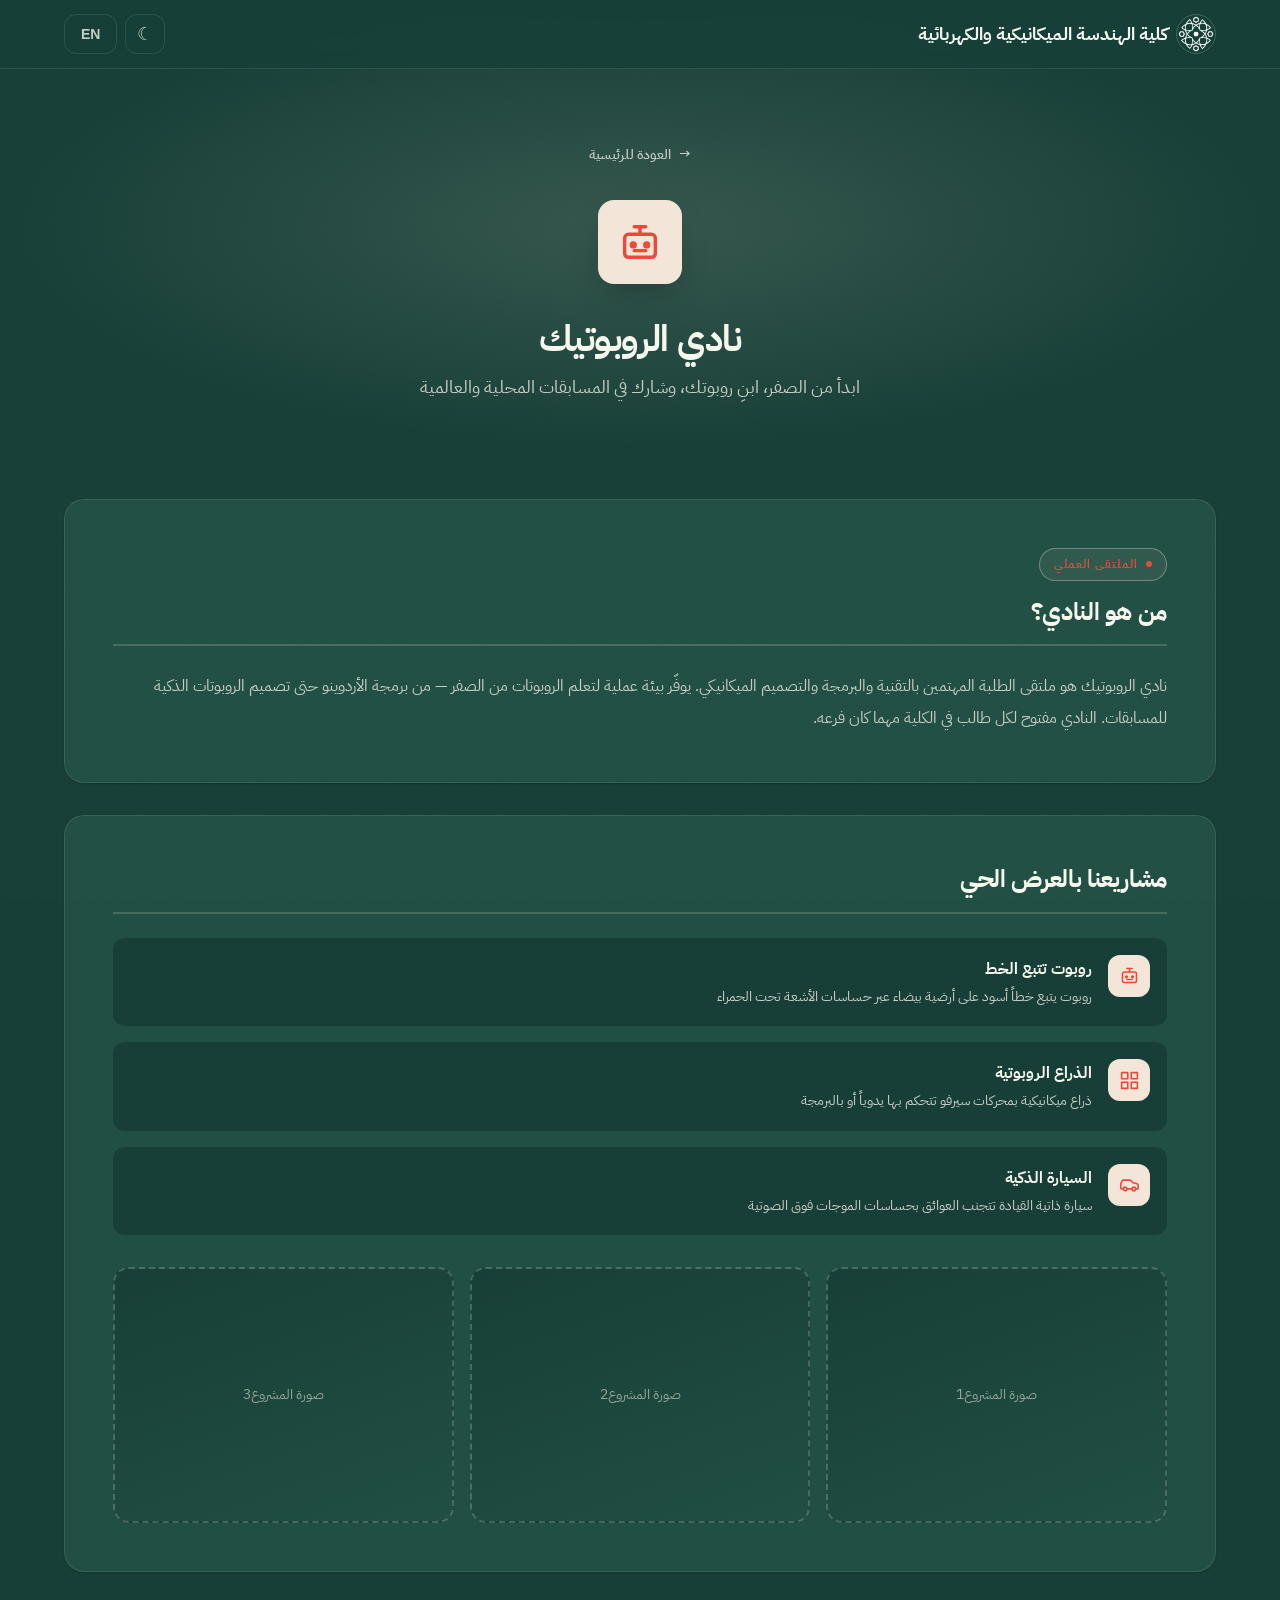
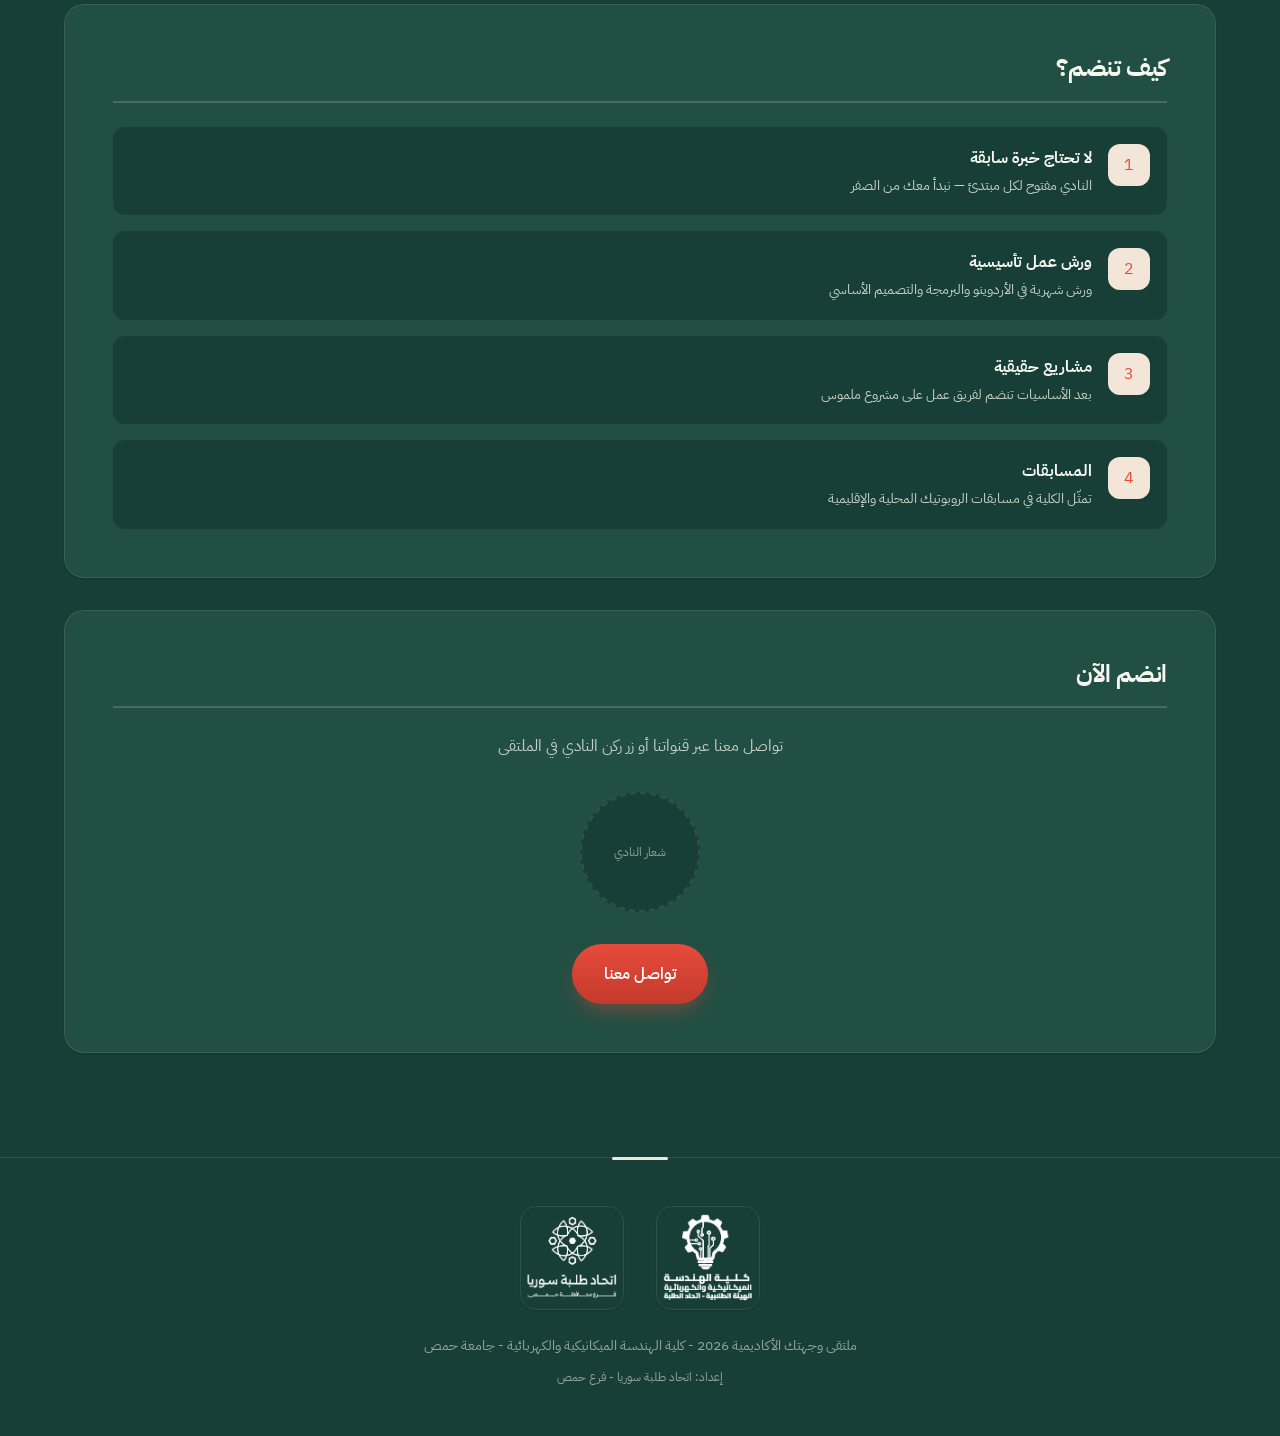
<file: robotics.html>
<!DOCTYPE html>
<html lang="ar" dir="rtl" data-theme="dark">
<head>
  <meta charset="UTF-8">
  <meta name="viewport" content="width=device-width, initial-scale=1.0">
  <meta name="theme-color" content="#1A433A">
  <title data-page-title="page.title.robotics">نادي الروبوتيك | كلية الهندسة</title>
  <meta name="description" content="نادي الروبوتيك - المشاريع والمسابقات وطريقة الانضمام" data-i18n-attr="content|seo.robotics.desc">
  <meta property="og:type" content="website">
  <meta property="og:site_name" content="كلية الهندسة الميكانيكية والكهربائية - جامعة حمص" data-i18n-attr="content|seo.siteName">
  <meta property="og:locale" content="ar_AR" data-i18n-attr="content|seo.locale">
  <meta property="og:url" content="https://3mrr07.github.io/mee/robotics.html">
  <link rel="canonical" href="https://3mrr07.github.io/mee/robotics.html">
  <meta property="og:title" content="نادي الروبوتيك | كلية الهندسة" data-i18n-attr="content|page.title.robotics">
  <meta property="og:description" content="نادي الروبوتيك - المشاريع والمسابقات وطريقة الانضمام" data-i18n-attr="content|seo.robotics.desc">
  <meta property="og:image" content="https://3mrr07.github.io/mee/img/icon-512.png">
  <meta name="twitter:card" content="summary">
  <meta name="twitter:title" content="نادي الروبوتيك | كلية الهندسة" data-i18n-attr="content|page.title.robotics">
  <meta name="twitter:description" content="نادي الروبوتيك - المشاريع والمسابقات وطريقة الانضمام" data-i18n-attr="content|seo.robotics.desc">
  <meta name="twitter:image" content="https://3mrr07.github.io/mee/img/icon-512.png">
  <link rel="icon" type="image/svg+xml" href="./img/favicon.svg">
  <link rel="preconnect" href="https://fonts.googleapis.com">
  <link rel="preconnect" href="https://fonts.gstatic.com" crossorigin>
  <link href="https://fonts.googleapis.com/css2?family=IBM+Plex+Sans+Arabic:wght@300;400;500;600;700&family=Inter:wght@300;400;500;600;700;800&display=swap" rel="stylesheet">
  <link rel="stylesheet" href="./css/style.css?v=14">
  <link rel="manifest" href="./manifest.json">
</head>
<body data-page="robotics">

  <!-- Top Bar -->
  <header class="topbar">
    <div class="container topbar-inner">
      <a href="./" class="topbar-logo">
        <img src="./img/itihad-icon.png?v=2" class="topbar-logo-img" alt="شعار اتحاد طلبة سوريا">
        <span data-i18n="nav.brand">كلية الهندسة الميكانيكية والكهربائية</span>
      </a>
      <div class="topbar-actions">
        <button id="theme-toggle" class="topbar-btn" onclick="toggleTheme()" aria-label="الوضع الليلي">&#9790;</button>
        <button id="lang-toggle" class="topbar-btn lang-toggle" onclick="toggleLanguage()" data-i18n="lang.label">EN</button>
      </div>
    </div>
  </header>

  <!-- Header -->
  <section class="dept-header" style="--dept-color: var(--color-primary)">
    <div class="container" style="position:relative;z-index:1">
      <a href="./" class="back-btn">&#8594; <span data-i18n="btn.back">العودة للرئيسية</span></a>
      <div class="dept-header-icon" style="--dept-color: var(--color-primary)"><svg xmlns="http://www.w3.org/2000/svg" viewBox="0 0 24 24" fill="none" stroke="currentColor" stroke-width="1.8" stroke-linecap="round" stroke-linejoin="round"><rect x="4" y="8" width="16" height="12" rx="2"/><path d="M12 4v4"/><path d="M9 4h6"/><circle cx="8.5" cy="13.5" r="1"/><circle cx="15.5" cy="13.5" r="1"/><path d="M9 16.5h6"/></svg></div>
      <h1 data-i18n="robotics.title">نادي الروبوتيك</h1>
      <p data-i18n="robotics.subtitle"></p>
    </div>
  </section>

  <!-- Content -->
  <section class="section" style="padding-top:var(--space-2xl)">
    <div class="container">
      <div class="info-card">
        <span class="section-label" data-i18n="robotics.badge">الملتقى العملي</span>
        <h3 data-i18n="robotics.whatIs">من هو النادي؟</h3>
        <p style="color:var(--text-secondary);line-height:2" data-i18n="robotics.whatIsText"></p>
      </div>

      <div class="info-card">
        <h3 id="robotics-projects-title" data-i18n="robotics.projects">مشاريعنا بالعرض الحي</h3>
        <div id="robotics-list" class="info-list"></div>

        <div class="projects-placeholder">
          <div class="project-slot"><span data-i18n="robotics.projImg">صورة المشروع</span> 1</div>
          <div class="project-slot"><span data-i18n="robotics.projImg">صورة المشروع</span> 2</div>
          <div class="project-slot"><span data-i18n="robotics.projImg">صورة المشروع</span> 3</div>
        </div>
      </div>

      <div class="info-card">
        <h3 data-i18n="robotics.join">كيف تنضم؟</h3>
        <div id="robotics-join" class="info-list"></div>
      </div>

      <div class="info-card text-center">
        <h3 data-i18n="robotics.ctaTitle">انضم الآن</h3>
        <p class="mb-xl" style="color:var(--text-secondary)" data-i18n="robotics.ctaText"></p>
        <div style="width:120px;height:120px;border-radius:50%;background:var(--bg-primary);border:2px dashed var(--border-color);margin:0 auto var(--space-xl);display:flex;align-items:center;justify-content:center;color:var(--text-muted);font-size:0.75rem" data-i18n="placeholder.clubLogo">
          شعار النادي
        </div>
        <a href="#" class="btn btn-primary" data-i18n="robotics.ctaBtn">تواصل معنا</a>
      </div>
    </div>
  </section>

  <!-- Footer -->
  <footer class="footer">
    <div class="container">
      <div class="footer-logos">
        <img src="./img/mee-logo.png?v=2" class="footer-logo" alt="شعار الهيئة الطلابية - كلية الهندسة الميكانيكية والكهربائية">
        <img src="./img/itihad-logo.png?v=2" class="footer-logo" alt="شعار اتحاد طلبة سوريا - فرع حمص">
      </div>
      <p data-i18n="footer.line1">ملتقى وجهتك الأكاديمية 2026 - كلية الهندسة الميكانيكية والكهربائية - جامعة حمص</p>
      <p class="mt-sm" style="font-size:0.75rem" data-i18n="footer.line2">إعداد: اتحاد طلبة سوريا - فرع حمص</p>
    </div>
  </footer>

  <script src="./js/site-data.js?v=8"></script>
  <script src="./js/translations.js?v=17"></script>
  <script src="./js/i18n.js?v=6"></script>
  <script src="./js/main.js?v=6"></script>
</body>
</html>
</file>
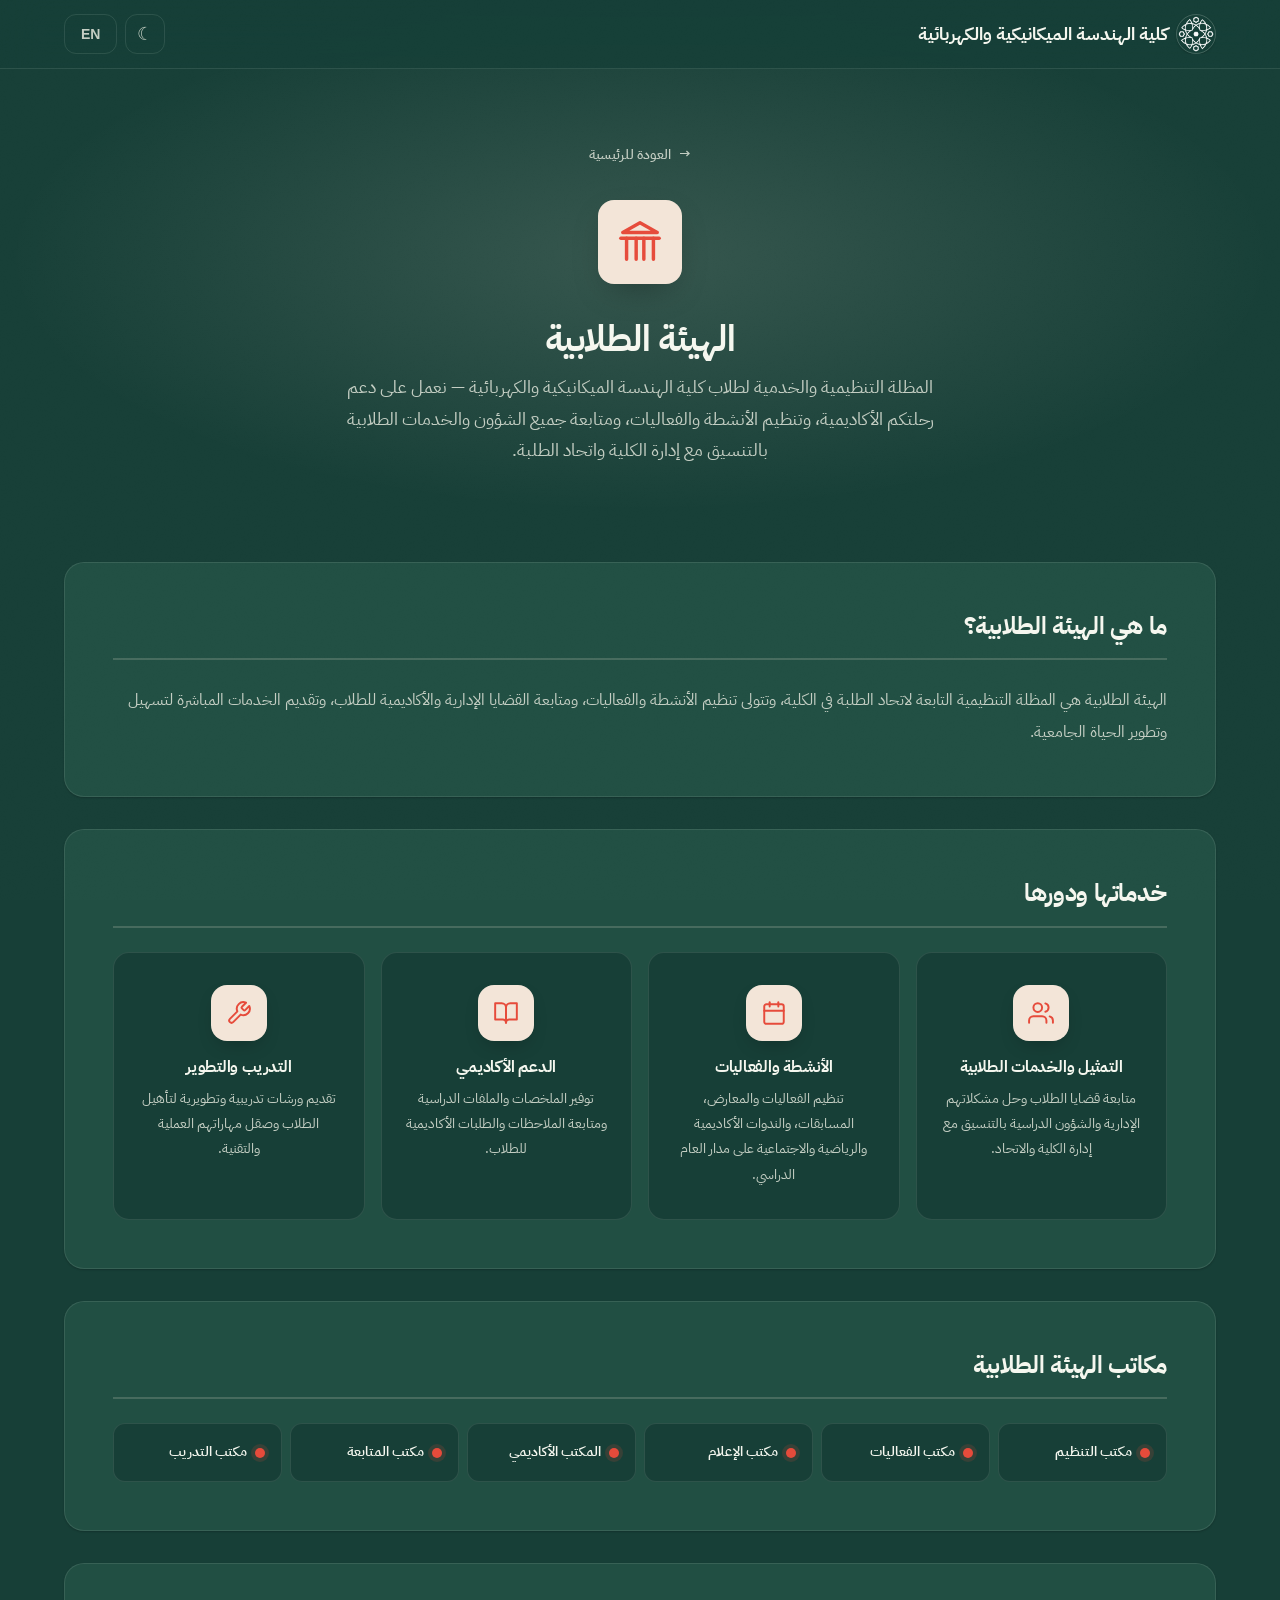
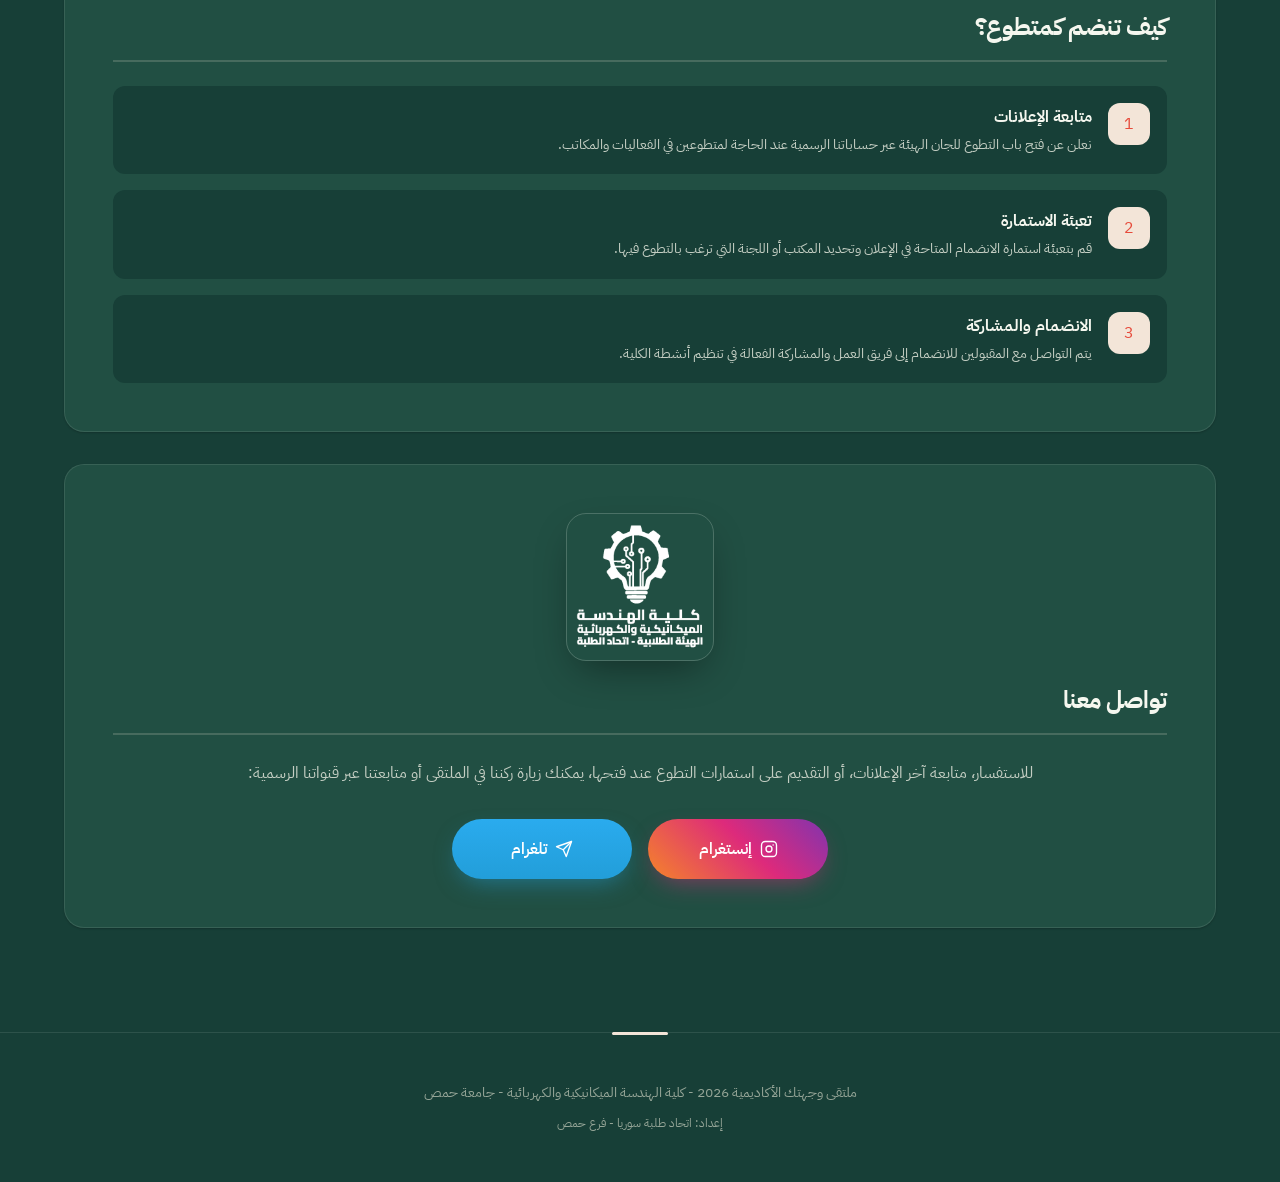
<file: union.html>
<!DOCTYPE html>
<html lang="ar" dir="rtl" data-theme="dark">
<head>
  <meta charset="UTF-8">
  <meta name="viewport" content="width=device-width, initial-scale=1.0">
  <meta name="theme-color" content="#1A433A">
  <title data-page-title="page.title.union">الهيئة الطلابية | كلية الهندسة</title>
  <meta name="description" content="تعرف على الهيئة الطلابية - دورها وخدماتها وطريقة الانضمام" data-i18n-attr="content|seo.union.desc">
  <meta property="og:type" content="website">
  <meta property="og:site_name" content="كلية الهندسة الميكانيكية والكهربائية - جامعة حمص" data-i18n-attr="content|seo.siteName">
  <meta property="og:locale" content="ar_AR" data-i18n-attr="content|seo.locale">
  <meta property="og:url" content="https://3mrr07.github.io/mee/union.html">
  <link rel="canonical" href="https://3mrr07.github.io/mee/union.html">
  <meta property="og:title" content="الهيئة الطلابية | كلية الهندسة" data-i18n-attr="content|page.title.union">
  <meta property="og:description" content="تعرف على الهيئة الطلابية - دورها وخدماتها وطريقة الانضمام" data-i18n-attr="content|seo.union.desc">
  <meta property="og:image" content="https://3mrr07.github.io/mee/img/icon-512.png">
  <meta name="twitter:card" content="summary">
  <meta name="twitter:title" content="الهيئة الطلابية | كلية الهندسة" data-i18n-attr="content|page.title.union">
  <meta name="twitter:description" content="تعرف على الهيئة الطلابية - دورها وخدماتها وطريقة الانضمام" data-i18n-attr="content|seo.union.desc">
  <meta name="twitter:image" content="https://3mrr07.github.io/mee/img/icon-512.png">
  <link rel="icon" type="image/svg+xml" href="./img/favicon.svg">
  <link rel="preconnect" href="https://fonts.googleapis.com">
  <link rel="preconnect" href="https://fonts.gstatic.com" crossorigin>
  <link href="https://fonts.googleapis.com/css2?family=IBM+Plex+Sans+Arabic:wght@300;400;500;600;700&family=Inter:wght@300;400;500;600;700;800&display=swap" rel="stylesheet">
  <link rel="stylesheet" href="./css/style.css?v=14">
  <link rel="manifest" href="./manifest.json">
</head>
<body data-page="union">

  <!-- Top Bar -->
  <header class="topbar">
    <div class="container topbar-inner">
      <a href="./" class="topbar-logo">
        <img src="./img/itihad-icon.png?v=2" class="topbar-logo-img" alt="شعار اتحاد طلبة سوريا">
        <span data-i18n="nav.brand">كلية الهندسة الميكانيكية والكهربائية</span>
      </a>
      <div class="topbar-actions">
        <button id="theme-toggle" class="topbar-btn" onclick="toggleTheme()" aria-label="الوضع الليلي">&#9790;</button>
        <button id="lang-toggle" class="topbar-btn lang-toggle" onclick="toggleLanguage()" data-i18n="lang.label">EN</button>
      </div>
    </div>
  </header>

  <!-- Header -->
  <section class="dept-header" style="--dept-color: var(--color-primary)">
    <div class="container" style="position:relative;z-index:1">
      <a href="./" class="back-btn">&#8594; <span data-i18n="btn.back">العودة للرئيسية</span></a>
      <div class="dept-header-icon" style="--dept-color: var(--color-primary)"><svg xmlns="http://www.w3.org/2000/svg" viewBox="0 0 24 24" fill="none" stroke="currentColor" stroke-width="1.8" stroke-linecap="round" stroke-linejoin="round"><path d="M2 10h20"/><path d="M5 10v11M19 10v11M10 10v11M14 10v11"/><path d="M12 2L3 7h18L12 2z"/></svg></div>
      <h1 data-i18n="union.title">الهيئة الطلابية</h1>
      <p data-i18n="union.subtitle">المظلة التنظيمية والخدمية لطلاب كلية الهندسة الميكانيكية والكهربائية — نعمل على دعم رحلتكم الأكاديمية، وتنظيم الأنشطة والفعاليات، ومتابعة جميع الشؤون والخدمات الطلابية بالتنسيق مع إدارة الكلية واتحاد الطلبة.</p>
    </div>
  </section>

  <!-- Content -->
  <section class="section" style="padding-top:var(--space-2xl)">
    <div class="container">
      <div class="info-card">
        <h3 data-i18n="union.whatIs">ما هي الهيئة الطلابية؟</h3>
        <p style="color:var(--text-secondary);line-height:2" data-i18n="union.whatIsText">الهيئة الطلابية هي المظلة التنظيمية التابعة لاتحاد الطلبة في الكلية، وتتولى تنظيم الأنشطة والفعاليات، ومتابعة القضايا الإدارية والأكاديمية للطلاب، وتقديم الخدمات المباشرة لتسهيل وتطوير الحياة الجامعية.</p>
      </div>

      <div class="info-card">
        <h3 data-i18n="union.services">خدماتها ودورها</h3>
        <div class="uni-grid">
          <div class="uni-card">
            <div class="uni-card-icon"><svg xmlns="http://www.w3.org/2000/svg" viewBox="0 0 24 24" fill="none" stroke="currentColor" stroke-width="1.8" stroke-linecap="round" stroke-linejoin="round"><path d="M17 21v-2a4 4 0 0 0-4-4H5a4 4 0 0 0-4 4v2"/><circle cx="9" cy="7" r="4"/><path d="M23 21v-2a4 4 0 0 0-3-3.87"/><path d="M16 3.13a4 4 0 0 1 0 7.75"/></svg></div>
            <h4 data-i18n="union.s1">التمثيل والخدمات الطلابية</h4>
            <p data-i18n="union.s1text">متابعة قضايا الطلاب وحل مشكلاتهم الإدارية والشؤون الدراسية بالتنسيق مع إدارة الكلية والاتحاد.</p>
          </div>
          <div class="uni-card">
            <div class="uni-card-icon"><svg xmlns="http://www.w3.org/2000/svg" viewBox="0 0 24 24" fill="none" stroke="currentColor" stroke-width="1.8" stroke-linecap="round" stroke-linejoin="round"><rect x="3" y="4" width="18" height="18" rx="2"/><line x1="16" y1="2" x2="16" y2="6"/><line x1="8" y1="2" x2="8" y2="6"/><line x1="3" y1="10" x2="21" y2="10"/></svg></div>
            <h4 data-i18n="union.s2">الأنشطة والفعاليات</h4>
            <p data-i18n="union.s2text">تنظيم الفعاليات والمعارض، المسابقات، والندوات الأكاديمية والرياضية والاجتماعية على مدار العام الدراسي.</p>
          </div>
          <div class="uni-card">
            <div class="uni-card-icon"><svg xmlns="http://www.w3.org/2000/svg" viewBox="0 0 24 24" fill="none" stroke="currentColor" stroke-width="1.8" stroke-linecap="round" stroke-linejoin="round"><path d="M2 3h6a4 4 0 0 1 4 4v14a3 3 0 0 0-3-3H2z"/><path d="M22 3h-6a4 4 0 0 0-4 4v14a3 3 0 0 1 3-3h7z"/></svg></div>
            <h4 data-i18n="union.s3">الدعم الأكاديمي</h4>
            <p data-i18n="union.s3text">توفير الملخصات والملفات الدراسية ومتابعة الملاحظات والطلبات الأكاديمية للطلاب.</p>
          </div>
          <div class="uni-card">
            <div class="uni-card-icon"><svg xmlns="http://www.w3.org/2000/svg" viewBox="0 0 24 24" fill="none" stroke="currentColor" stroke-width="1.8" stroke-linecap="round" stroke-linejoin="round"><path d="M14.7 6.3a1 1 0 0 0 0 1.4l1.6 1.6a1 1 0 0 0 1.4 0l3.77-3.77a6 6 0 0 1-7.94 7.94l-6.91 6.91a2.12 2.12 0 0 1-3-3l6.91-6.91a6 6 0 0 1 7.94-7.94l-3.76 3.76z"/></svg></div>
            <h4 data-i18n="union.s4">التدريب والتطوير</h4>
            <p data-i18n="union.s4text">تقديم ورشات تدريبية وتطويرية لتأهيل الطلاب وصقل مهاراتهم العملية والتقنية.</p>
          </div>
        </div>
      </div>

      <div class="info-card">
        <h3 data-i18n="union.offices">مكاتب الهيئة الطلابية</h3>
        <div class="uni-offices">
          <div class="uni-office" data-i18n="union.o1">مكتب التنظيم</div>
          <div class="uni-office" data-i18n="union.o2">مكتب الفعاليات</div>
          <div class="uni-office" data-i18n="union.o3">مكتب الإعلام</div>
          <div class="uni-office" data-i18n="union.o4">المكتب الأكاديمي</div>
          <div class="uni-office" data-i18n="union.o5">مكتب المتابعة</div>
          <div class="uni-office" data-i18n="union.o6">مكتب التدريب</div>
        </div>
      </div>

      <div class="info-card">
        <h3 data-i18n="union.join">كيف تنضم كمتطوع؟</h3>
        <div id="union-join" class="info-list"></div>
      </div>

      <div class="info-card text-center">
        <img src="./img/mee-logo.png?v=2" class="union-logo" alt="شعار الهيئة الطلابية">
        <h3 data-i18n="union.contact">تواصل معنا</h3>
        <p class="mb-xl" style="color:var(--text-secondary)" data-i18n="union.contactText">للاستفسار، متابعة آخر الإعلانات، أو التقديم على استمارات التطوع عند فتحها، يمكنك زيارة ركننا في الملتقى أو متابعتنا عبر قنواتنا الرسمية:</p>
        <div class="uni-contact-btns">
          <a href="https://www.instagram.com/mee.homs.uni?stkn=ODdhYmk5dXdyb2s=" target="_blank" rel="noopener" class="btn btn-insta"><svg xmlns="http://www.w3.org/2000/svg" viewBox="0 0 24 24" fill="none" stroke="currentColor" stroke-width="1.8" stroke-linecap="round" stroke-linejoin="round" width="18" height="18"><rect x="2" y="2" width="20" height="20" rx="5"/><circle cx="12" cy="12" r="4"/><circle cx="17.5" cy="6.5" r="1" fill="currentColor" stroke="none"/></svg> <span data-i18n="union.insta">إنستغرام</span></a>
          <a href="https://t.me/Mee2025HMK" target="_blank" rel="noopener" class="btn btn-tele"><svg xmlns="http://www.w3.org/2000/svg" viewBox="0 0 24 24" fill="none" stroke="currentColor" stroke-width="1.8" stroke-linecap="round" stroke-linejoin="round" width="18" height="18"><path d="M22 2 11 13"/><path d="M22 2l-7 20-4-9-9-4 20-7z"/></svg> <span data-i18n="union.tele">تلغرام</span></a>
        </div>
      </div>
    </div>
  </section>

  <!-- Footer (text only: logos already showcased above) -->
  <footer class="footer">
    <div class="container">
      <p data-i18n="footer.line1">ملتقى وجهتك الأكاديمية 2026 - كلية الهندسة الميكانيكية والكهربائية - جامعة حمص</p>
      <p class="mt-sm" style="font-size:0.75rem" data-i18n="footer.line2">إعداد: اتحاد طلبة سوريا - فرع حمص</p>
    </div>
  </footer>

  <script src="./js/site-data.js?v=8"></script>
  <script src="./js/translations.js?v=17"></script>
  <script src="./js/i18n.js?v=6"></script>
  <script src="./js/main.js?v=6"></script>
</body>
</html>
</file>
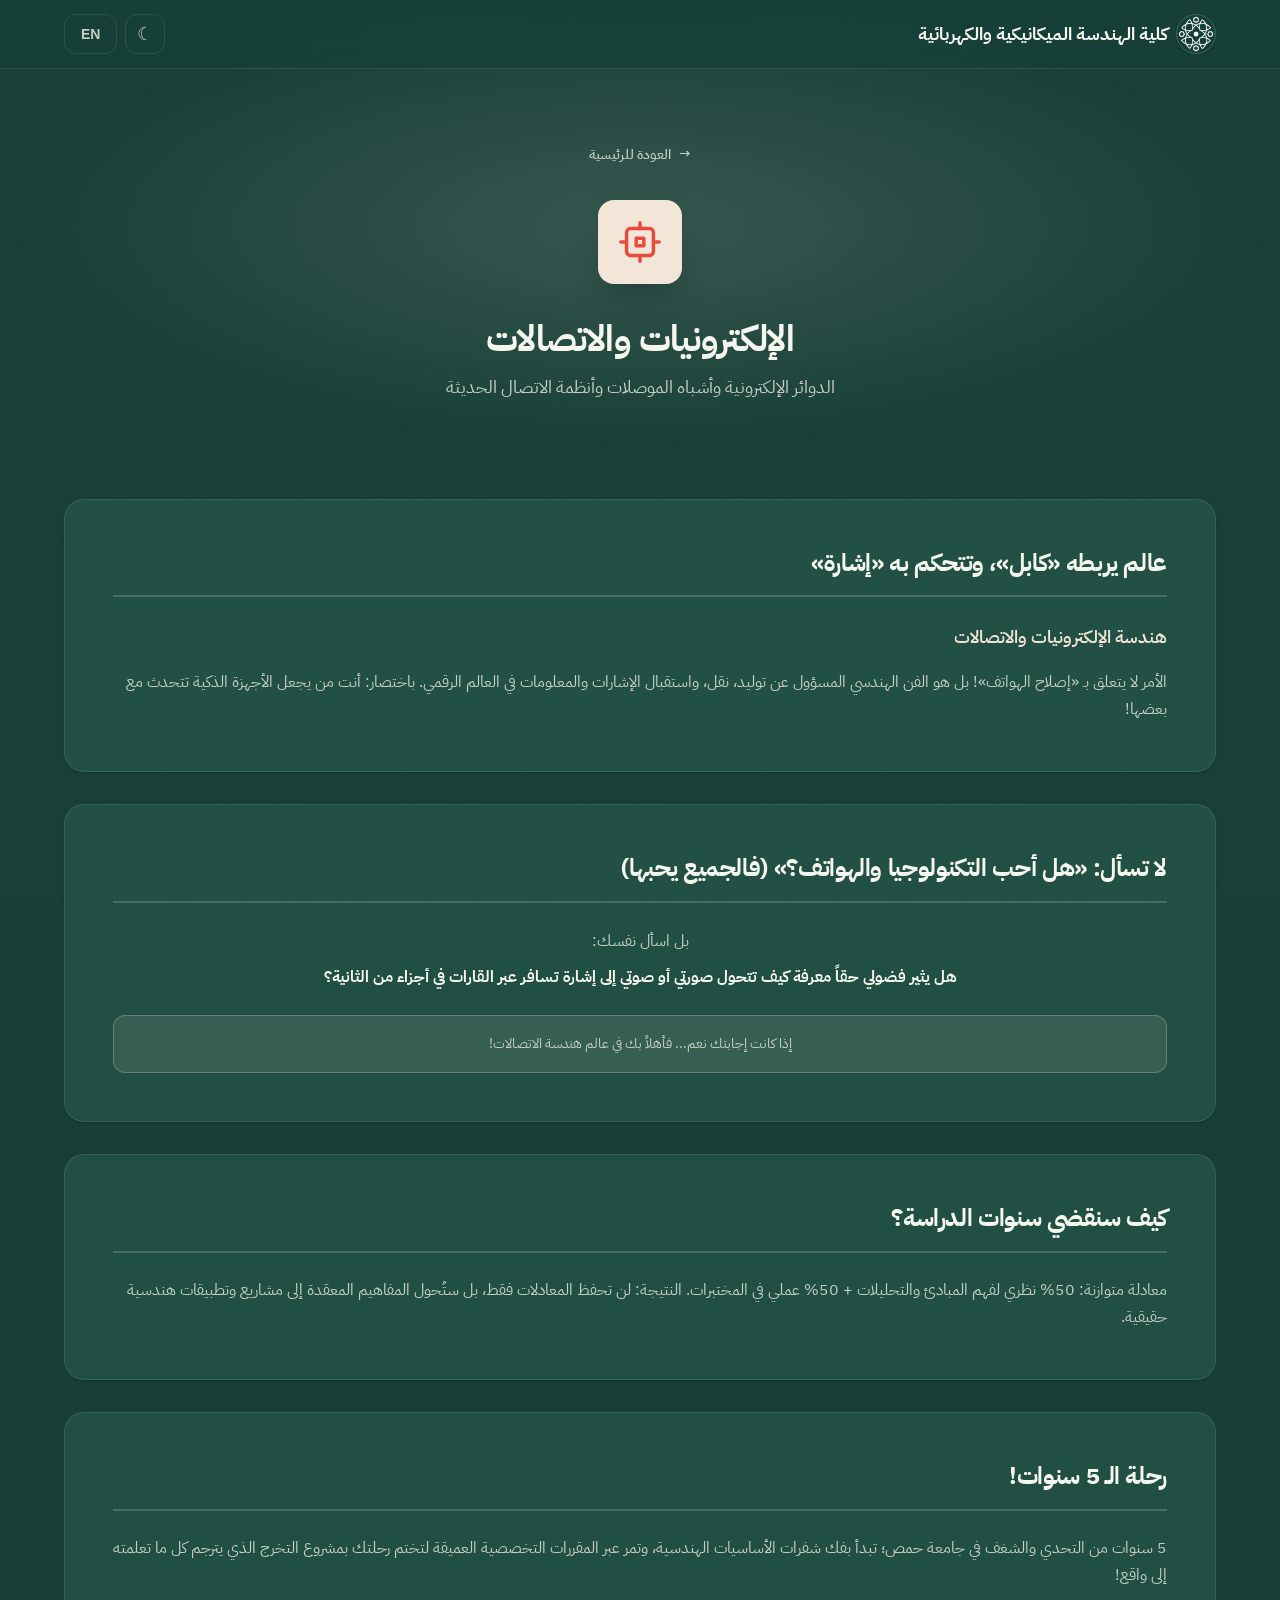
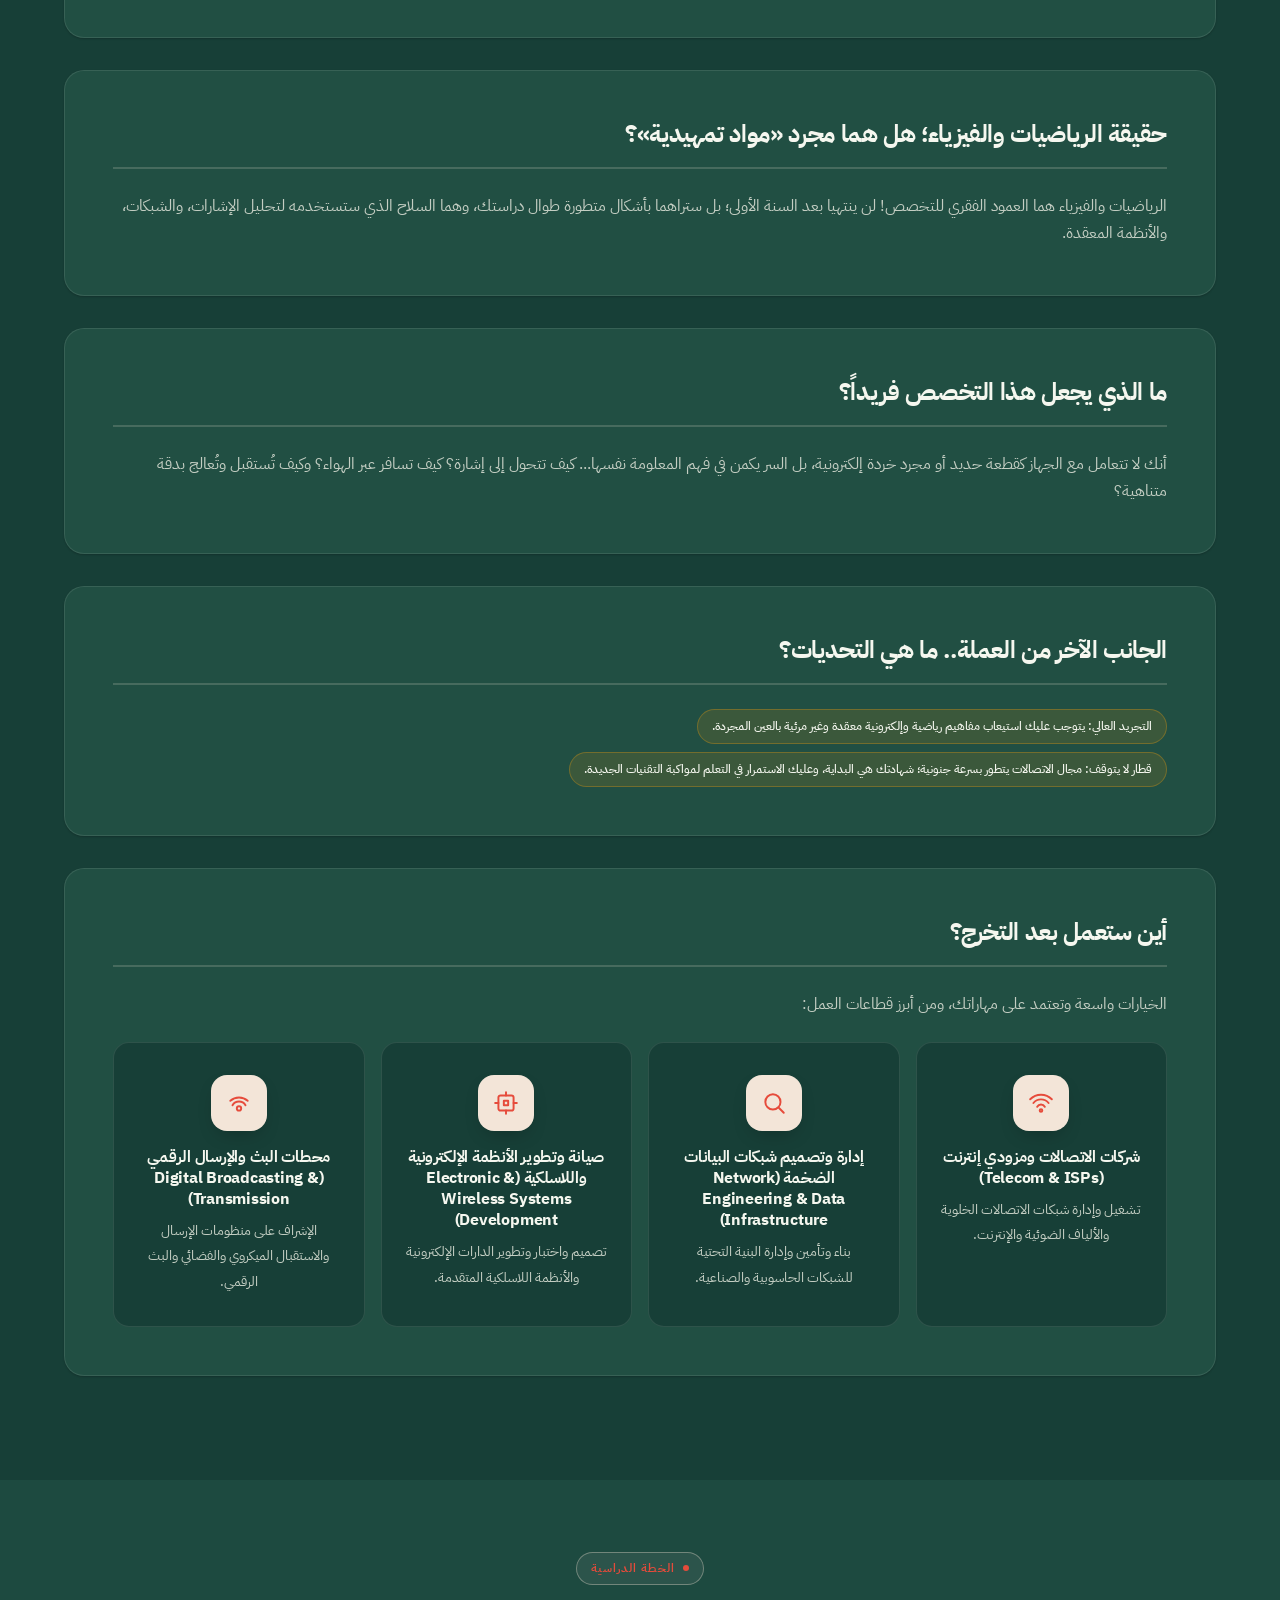
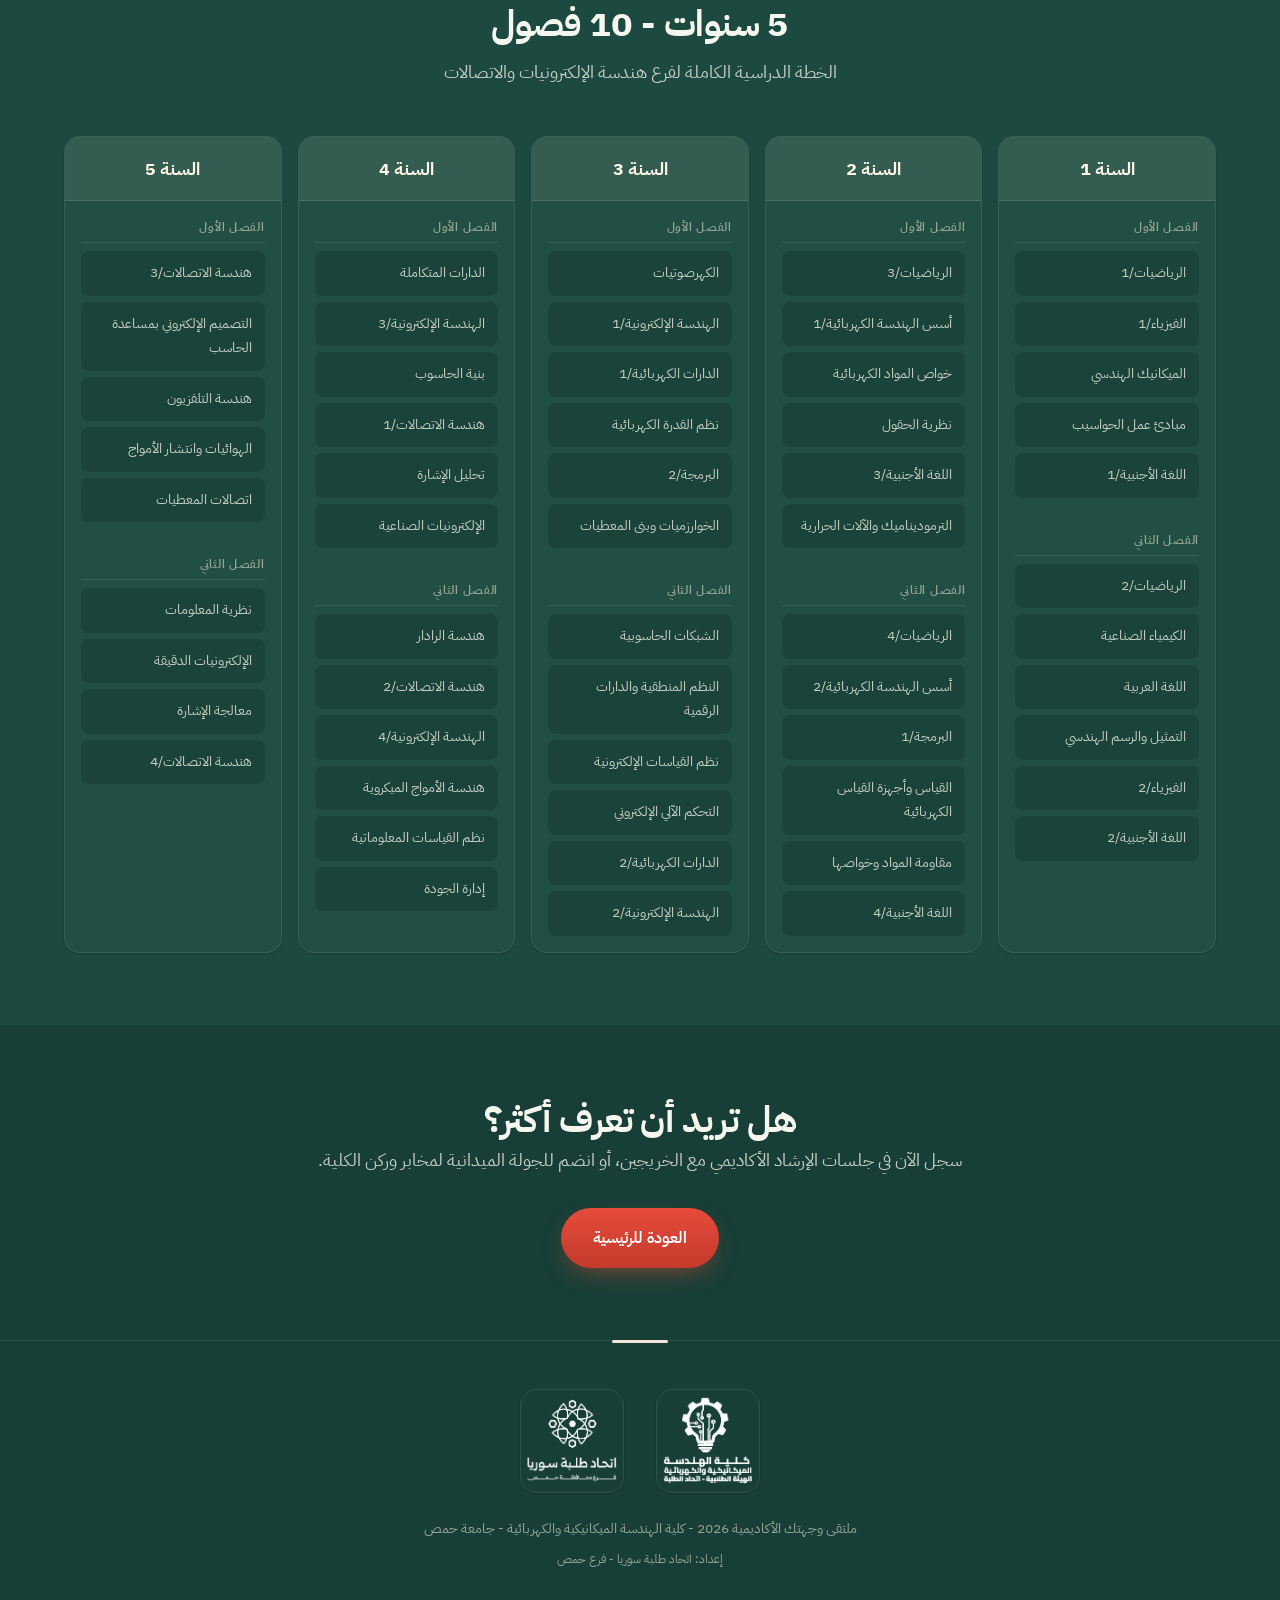
<file: departments/electron.html>
<!DOCTYPE html>
<html lang="ar" dir="rtl" data-theme="dark">
<head>
  <meta charset="UTF-8">
  <meta name="viewport" content="width=device-width, initial-scale=1.0">
  <meta name="theme-color" content="#1A433A">
  <title data-page-title="page.title.electron">هندسة الإلكترونيات والاتصالات | كلية الهندسة الميكانيكية والكهربائية</title>
  <meta name="description" content="التعريف بهندسة الإلكترونيات والاتصالات والخطة الدراسية ومجالات العمل - جامعة حمص" data-i18n-attr="content|seo.electron.desc">
  <meta property="og:type" content="website">
  <meta property="og:site_name" content="كلية الهندسة الميكانيكية والكهربائية - جامعة حمص" data-i18n-attr="content|seo.siteName">
  <meta property="og:locale" content="ar_AR" data-i18n-attr="content|seo.locale">
  <meta property="og:url" content="https://3mrr07.github.io/mee/departments/electron.html">
  <link rel="canonical" href="https://3mrr07.github.io/mee/departments/electron.html">
  <meta property="og:title" content="هندسة الإلكترونيات والاتصالات | كلية الهندسة الميكانيكية والكهربائية" data-i18n-attr="content|page.title.electron">
  <meta property="og:description" content="التعريف بهندسة الإلكترونيات والاتصالات والخطة الدراسية ومجالات العمل - جامعة حمص" data-i18n-attr="content|seo.electron.desc">
  <meta property="og:image" content="https://3mrr07.github.io/mee/img/icon-512.png">
  <meta name="twitter:card" content="summary">
  <meta name="twitter:title" content="هندسة الإلكترونيات والاتصالات | كلية الهندسة الميكانيكية والكهربائية" data-i18n-attr="content|page.title.electron">
  <meta name="twitter:description" content="التعريف بهندسة الإلكترونيات والاتصالات والخطة الدراسية ومجالات العمل - جامعة حمص" data-i18n-attr="content|seo.electron.desc">
  <meta name="twitter:image" content="https://3mrr07.github.io/mee/img/icon-512.png">
  <link rel="icon" type="image/svg+xml" href="../img/favicon.svg">
  <link rel="preconnect" href="https://fonts.googleapis.com">
  <link rel="preconnect" href="https://fonts.gstatic.com" crossorigin>
  <link href="https://fonts.googleapis.com/css2?family=IBM+Plex+Sans+Arabic:wght@300;400;500;600;700&family=Inter:wght@300;400;500;600;700;800&display=swap" rel="stylesheet">
  <link rel="stylesheet" href="../css/style.css?v=14">
  <link rel="manifest" href="../manifest.json">
</head>
<body data-page="department" data-department="electron">

  <!-- Top Bar -->
  <header class="topbar">
    <div class="container topbar-inner">
      <a href="../" class="topbar-logo">
        <img src="../img/itihad-icon.png?v=2" class="topbar-logo-img" alt="شعار اتحاد طلبة سوريا">
        <span data-i18n="nav.brand">كلية الهندسة الميكانيكية والكهربائية</span>
      </a>
      <div class="topbar-actions">
        <button id="theme-toggle" class="topbar-btn" onclick="toggleTheme()" aria-label="الوضع الليلي">&#9790;</button>
        <button id="lang-toggle" class="topbar-btn lang-toggle" onclick="toggleLanguage()" data-i18n="lang.label">EN</button>
      </div>
    </div>
  </header>

  <!-- Department Header -->
  <section class="dept-header" id="dept-header">
    <div class="container" style="position:relative;z-index:1">
      <a href="../" class="back-btn">&#8594; <span data-i18n="btn.back">العودة للرئيسية</span></a>
      <div class="dept-header-icon" id="dept-header-icon"></div>
      <h1 id="dept-header-title"></h1>
      <p id="dept-header-tag"></p>
    </div>
  </section>

  <!-- Content Sections -->
  <section class="section" style="padding-top:var(--space-2xl)">
    <div class="container">

      <!-- 1. About -->
      <div class="info-card animate-in">
        <h3 data-i18n="elec.aboutTitle">عالم يربطه «كابل»، وتتحكم به «إشارة»</h3>
        <p class="mt-sm" style="color:var(--color-primary);font-weight:600;font-size:var(--text-lg)" data-i18n="elec.aboutSubtitle">هندسة الإلكترونيات والاتصالات</p>
        <p class="mt-md" style="color:var(--text-secondary);line-height:1.7" data-i18n="elec.aboutText">الأمر لا يتعلق بـ «إصلاح الهواتف»! بل هو الفن الهندسي المسؤول عن توليد، نقل، واستقبال الإشارات والمعلومات في العالم الرقمي. باختصار: أنت من يجعل الأجهزة الذكية تتحدث مع بعضها!</p>
      </div>

      <!-- 2. Self-guidance -->
      <div class="info-card animate-in text-center">
        <h3 data-i18n="elec.selfTitle">لا تسأل: «هل أحب التكنولوجيا والهواتف؟» (فالجميع يحبها)</h3>
        <p style="color:var(--text-secondary)" data-i18n="elec.selfLead">بل اسأل نفسك:</p>
        <p class="mt-sm" style="font-weight:700;color:var(--text-primary)" data-i18n="elec.selfQ">هل يثير فضولي حقاً معرفة كيف تتحول صورتي أو صوتي إلى إشارة تسافر عبر القارات في أجزاء من الثانية؟</p>
        <div style="margin-top:var(--space-lg);padding:var(--space-md) var(--space-lg);border-radius:var(--radius-md);background:color-mix(in srgb, var(--color-primary) 10%, transparent);border:1px solid color-mix(in srgb, var(--color-primary) 25%, transparent);font-size:var(--text-sm);color:var(--text-secondary);text-align:center" data-i18n="elec.selfNote">إذا كانت إجابتك نعم... فأهلاً بك في عالم هندسة الاتصالات!</div>
      </div>

      <!-- 3. Study nature -->
      <div class="info-card animate-in">
        <h3 data-i18n="elec.natTitle">كيف سنقضي سنوات الدراسة؟</h3>
        <p style="color:var(--text-secondary);line-height:1.7" data-i18n="elec.natText">معادلة متوازنة: 50% نظري لفهم المبادئ والتحليلات + 50% عملي في المختبرات. النتيجة: لن تحفظ المعادلات فقط، بل ستُحول المفاهيم المعقدة إلى مشاريع وتطبيقات هندسية حقيقية.</p>
      </div>

      <!-- 4. Duration -->
      <div class="info-card animate-in">
        <h3 data-i18n="elec.durTitle">رحلة الـ 5 سنوات!</h3>
        <p style="color:var(--text-secondary);line-height:1.7" data-i18n="elec.durText">5 سنوات من التحدي والشغف في جامعة حمص؛ تبدأ بفك شفرات الأساسيات الهندسية، وتمر عبر المقررات التخصصية العميقة لتختم رحلتك بمشروع التخرج الذي يترجم كل ما تعلمته إلى واقع!</p>
      </div>

      <!-- 5. Maths & Physics -->
      <div class="info-card animate-in">
        <h3 data-i18n="elec.mathTitle">حقيقة الرياضيات والفيزياء؛ هل هما مجرد «مواد تمهيدية»؟</h3>
        <p style="color:var(--text-secondary);line-height:1.7" data-i18n="elec.mathText">الرياضيات والفيزياء هما العمود الفقري للتخصص! لن ينتهيا بعد السنة الأولى؛ بل ستراهما بأشكال متطورة طوال دراستك، وهما السلاح الذي ستستخدمه لتحليل الإشارات، والشبكات، والأنظمة المعقدة.</p>
      </div>

      <!-- 6. Advantages -->
      <div class="info-card animate-in">
        <h3 data-i18n="elec.advTitle">ما الذي يجعل هذا التخصص فريداً؟</h3>
        <p style="color:var(--text-secondary);line-height:1.7" data-i18n="elec.advText">أنك لا تتعامل مع الجهاز كقطعة حديد أو مجرد خردة إلكترونية، بل السر يكمن في فهم المعلومة نفسها... كيف تتحول إلى إشارة؟ كيف تسافر عبر الهواء؟ وكيف تُستقبل وتُعالج بدقة متناهية؟</p>
      </div>

      <!-- 7. Challenges -->
      <div class="info-card animate-in">
        <h3 data-i18n="elec.chalTitle">الجانب الآخر من العملة.. ما هي التحديات؟</h3>
        <div class="compare-common-list">
          <span class="compare-course-tag compare-course-tag--challenge" data-i18n="elec.c1">التجريد العالي: يتوجب عليك استيعاب مفاهيم رياضية وإلكترونية معقدة وغير مرئية بالعين المجردة.</span>
          <span class="compare-course-tag compare-course-tag--challenge" data-i18n="elec.c2">قطار لا يتوقف: مجال الاتصالات يتطور بسرعة جنونية؛ شهادتك هي البداية، وعليك الاستمرار في التعلم لمواكبة التقنيات الجديدة.</span>
        </div>
      </div>

      <!-- 8. Careers -->
      <div class="info-card animate-in">
        <h3 data-i18n="elec.careersTitle">أين ستعمل بعد التخرج؟</h3>
        <p class="mb-md" style="color:var(--text-secondary);line-height:1.7" data-i18n="elec.careersLead">الخيارات واسعة وتعتمد على مهاراتك، ومن أبرز قطاعات العمل:</p>
        <div class="uni-grid">
          <div class="uni-card">
            <div class="uni-card-icon"><svg xmlns="http://www.w3.org/2000/svg" viewBox="0 0 24 24" fill="none" stroke="currentColor" stroke-width="1.8" stroke-linecap="round" stroke-linejoin="round"><path d="M2 8.5a14 14 0 0 1 20 0"/><path d="M5 12a9 9 0 0 1 14 0"/><path d="M8.5 15.5a4 4 0 0 1 7 0"/><circle cx="12" cy="19" r="1.2"/></svg></div>
            <h4 data-i18n="elec.k1t">شركات الاتصالات ومزودي إنترنت (Telecom & ISPs)</h4>
            <p data-i18n="elec.k1d">تشغيل وإدارة شبكات الاتصالات الخلوية والألياف الضوئية والإنترنت.</p>
          </div>
          <div class="uni-card">
            <div class="uni-card-icon"><svg xmlns="http://www.w3.org/2000/svg" viewBox="0 0 24 24" fill="none" stroke="currentColor" stroke-width="1.8" stroke-linecap="round" stroke-linejoin="round"><circle cx="11" cy="11" r="7"/><path d="M21 21l-4.35-4.35"/></svg></div>
            <h4 data-i18n="elec.k2t">إدارة وتصميم شبكات البيانات الضخمة (Network Engineering & Data Infrastructure)</h4>
            <p data-i18n="elec.k2d">بناء وتأمين وإدارة البنية التحتية للشبكات الحاسوبية والصناعية.</p>
          </div>
          <div class="uni-card">
            <div class="uni-card-icon"><svg xmlns="http://www.w3.org/2000/svg" viewBox="0 0 24 24" fill="none" stroke="currentColor" stroke-width="1.8" stroke-linecap="round" stroke-linejoin="round"><rect x="5" y="5" width="14" height="14" rx="2"/><rect x="10" y="10" width="4" height="4"/><path d="M12 2v3M12 19v3M2 12h3M19 12h3"/></svg></div>
            <h4 data-i18n="elec.k3t">صيانة وتطوير الأنظمة الإلكترونية واللاسلكية (Electronic & Wireless Systems Development)</h4>
            <p data-i18n="elec.k3d">تصميم واختبار وتطوير الدارات الإلكترونية والأنظمة اللاسلكية المتقدمة.</p>
          </div>
          <div class="uni-card">
            <div class="uni-card-icon"><svg xmlns="http://www.w3.org/2000/svg" viewBox="0 0 24 24" fill="none" stroke="currentColor" stroke-width="1.8" stroke-linecap="round" stroke-linejoin="round"><path d="M4 10a12 12 0 0 1 16 0"/><path d="M6 14a7 7 0 0 1 12 0"/><circle cx="12" cy="17" r="2"/></svg></div>
            <h4 data-i18n="elec.k4t">محطات البث والإرسال الرقمي (Digital Broadcasting & Transmission)</h4>
            <p data-i18n="elec.k4d">الإشراف على منظومات الإرسال والاستقبال الميكروي والفضائي والبث الرقمي.</p>
          </div>
        </div>
      </div>

    </div>
  </section>

  <!-- Study Plan -->
  <section class="section" style="background:var(--bg-secondary)">
    <div class="container">
      <div class="section-header">
        <span class="section-label" data-i18n="dept.study.label">الخطة الدراسية</span>
        <h2 data-i18n="dept.study.title">5 سنوات - 10 فصول</h2>
        <p><span data-i18n="dept.study.subtitle">الخطة الدراسية الكاملة لفرع</span> <span id="dept-study-name"></span></p>
      </div>
      <div id="study-plan"></div>
    </div>
  </section>

  <!-- CTA -->
  <section class="section text-center">
    <div class="container">
      <h2 data-i18n="dept.cta.title">هل تريد أن تعرف أكثر؟</h2>
      <p class="mb-xl" style="color:var(--text-secondary);font-size:var(--text-lg)" data-i18n="dept.cta.text">سجل الآن في جلسات الإرشاد الأكاديمي مع الخريجين، أو انضم للجولة الميدانية لمخابر وركن الكلية.</p>
      <a href="../" class="btn btn-primary" data-i18n="dept.cta.btn">العودة للرئيسية</a>
    </div>
  </section>

  <!-- Footer -->
  <footer class="footer">
    <div class="container">
      <div class="footer-logos">
        <img src="../img/mee-logo.png?v=2" class="footer-logo" alt="شعار الهيئة الطلابية - كلية الهندسة الميكانيكية والكهربائية">
        <img src="../img/itihad-logo.png?v=2" class="footer-logo" alt="شعار اتحاد طلبة سوريا - فرع حمص">
      </div>
      <p data-i18n="footer.line1">ملتقى وجهتك الأكاديمية 2026 - كلية الهندسة الميكانيكية والكهربائية - جامعة حمص</p>
      <p class="mt-sm" style="font-size:0.75rem" data-i18n="footer.line2">إعداد: اتحاد طلبة سوريا - فرع حمص</p>
    </div>
  </footer>

  <script src="../js/site-data.js?v=8"></script>
  <script src="../js/translations.js?v=17"></script>
  <script src="../js/i18n.js?v=6"></script>
  <script src="../js/main.js?v=6"></script>
</body>
</html>
</file>
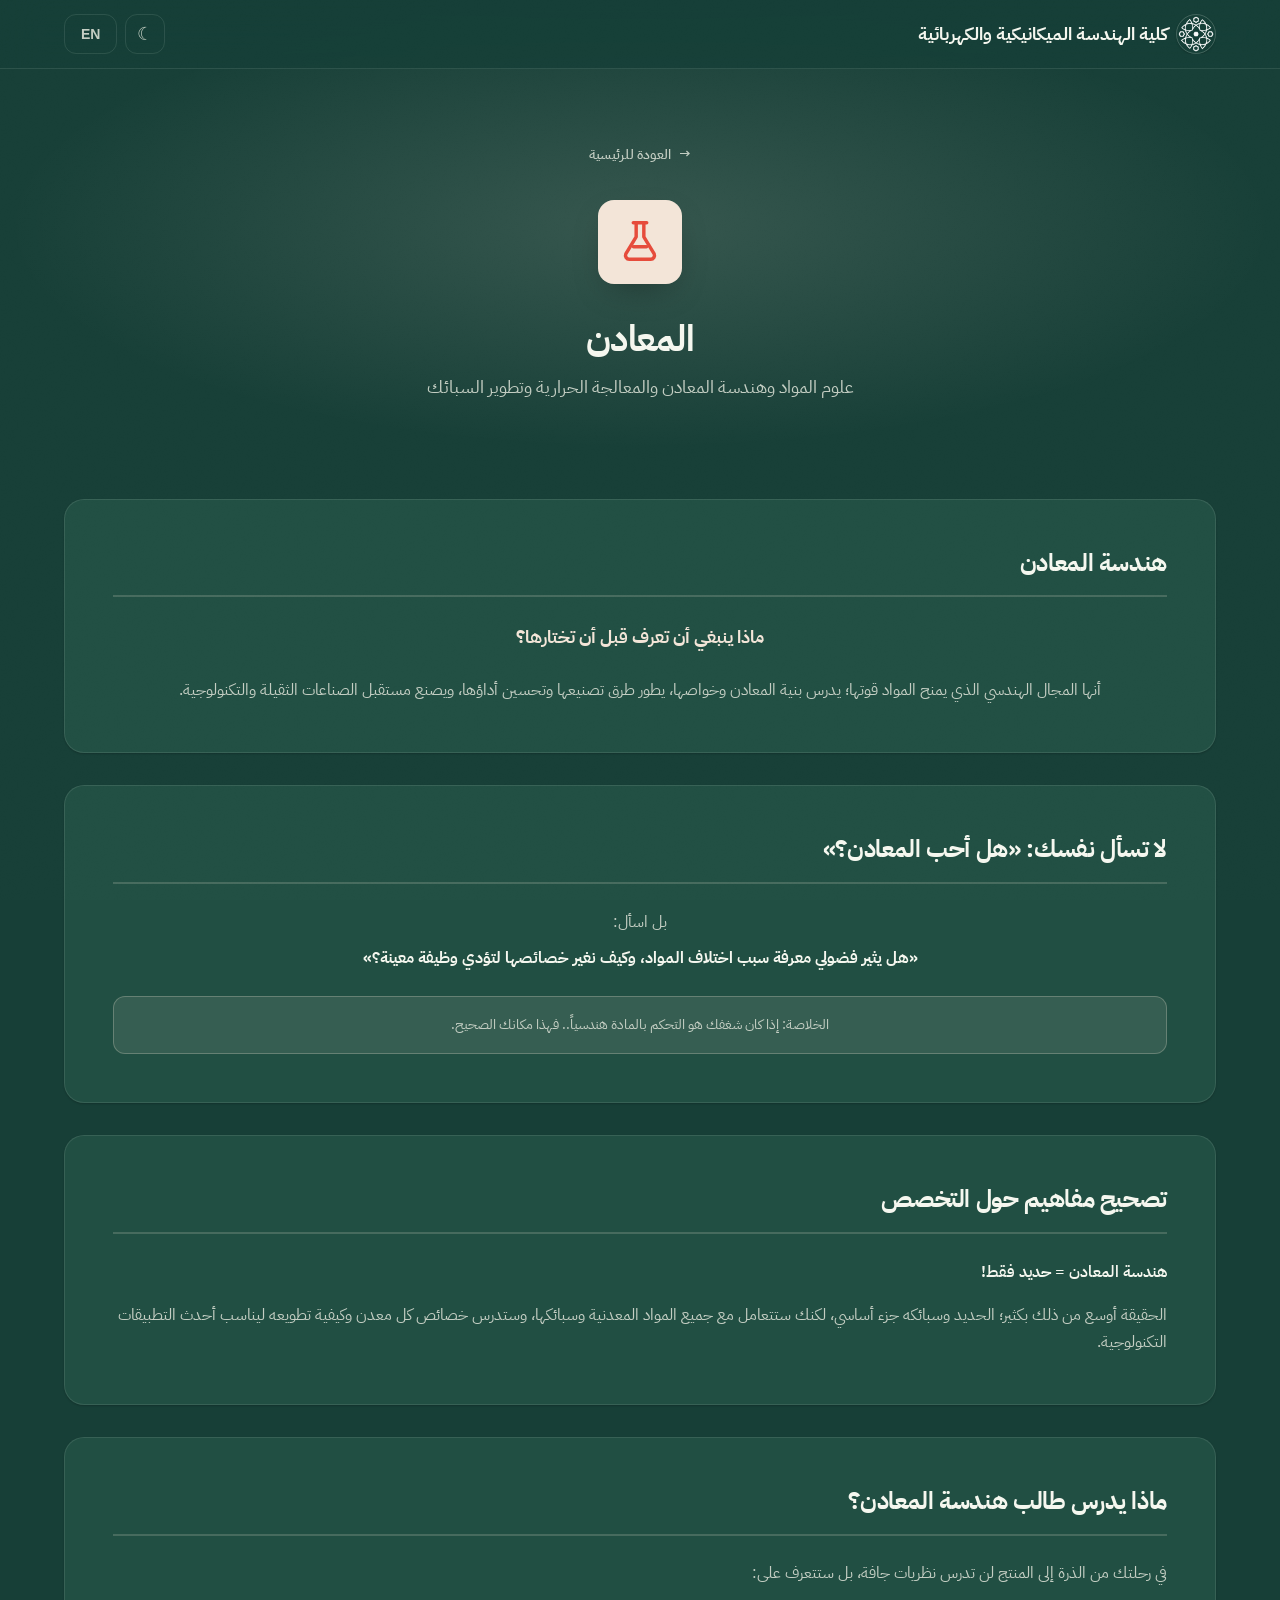
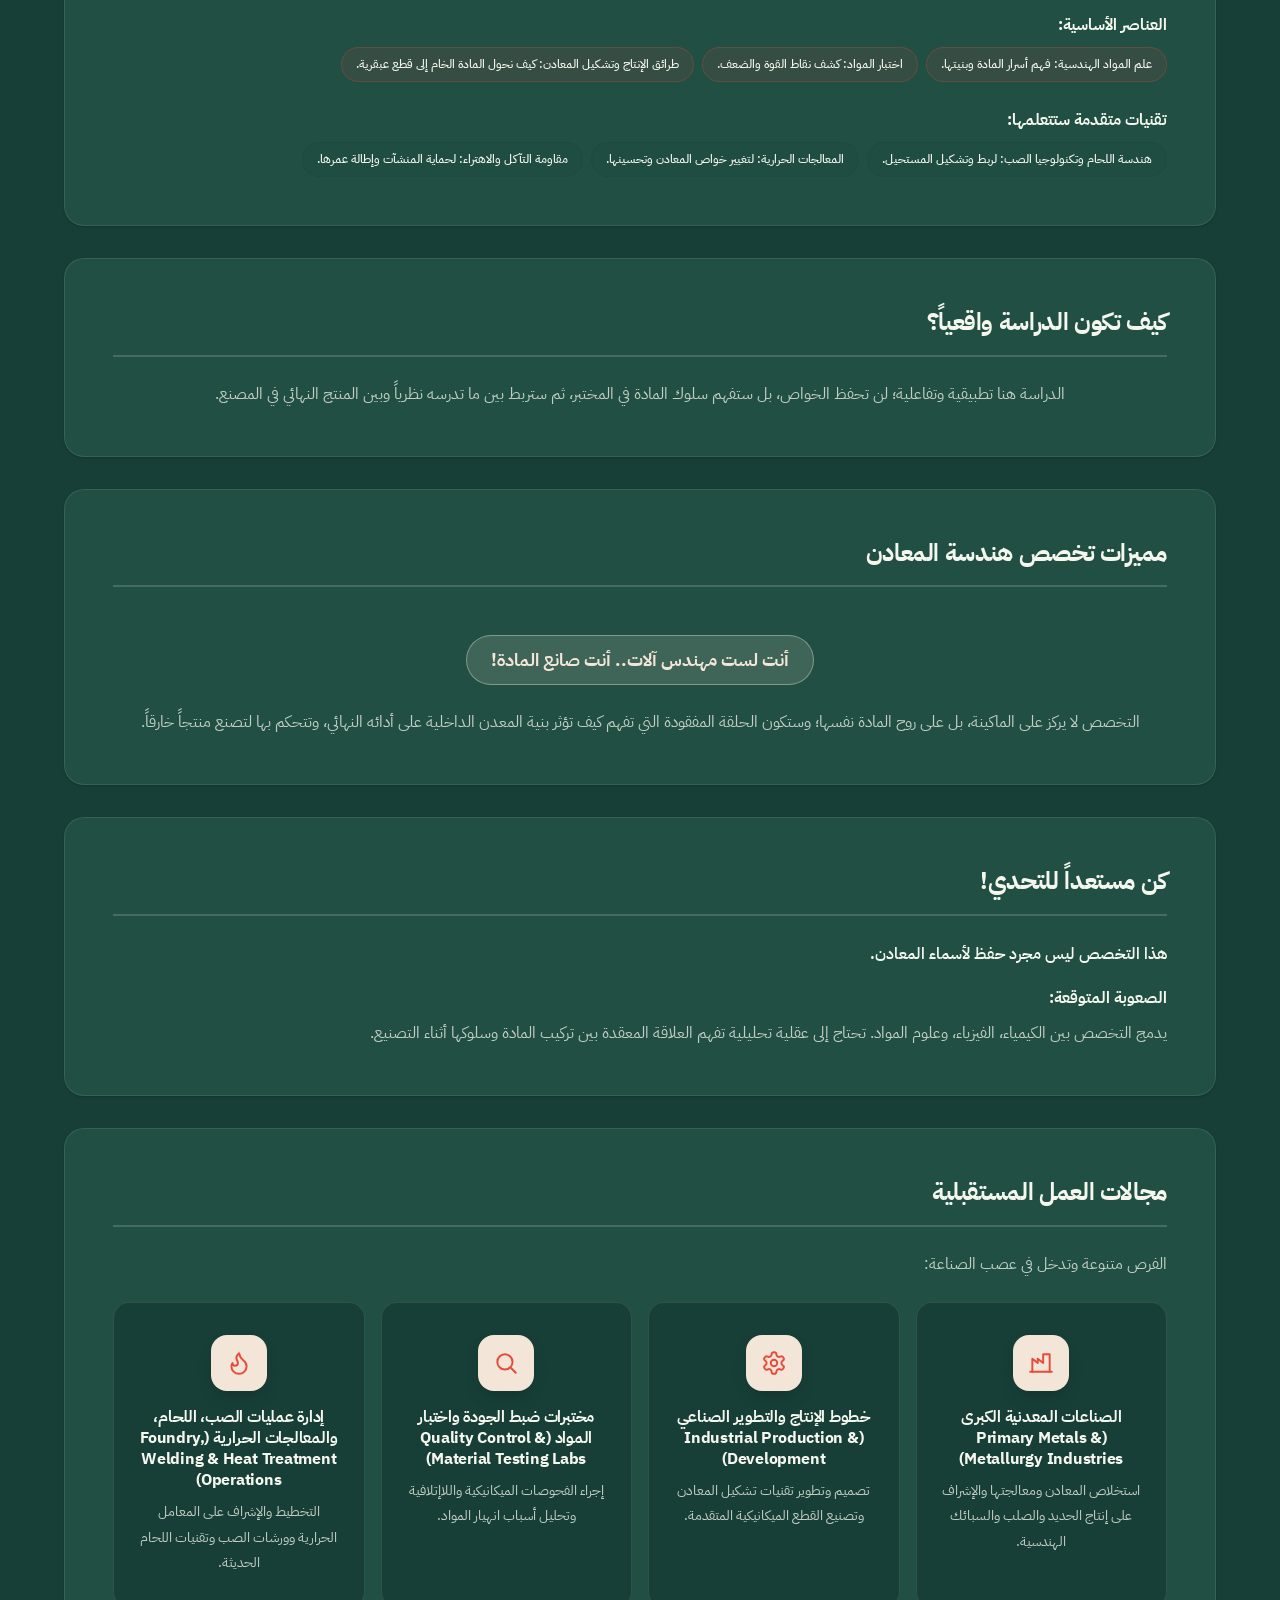
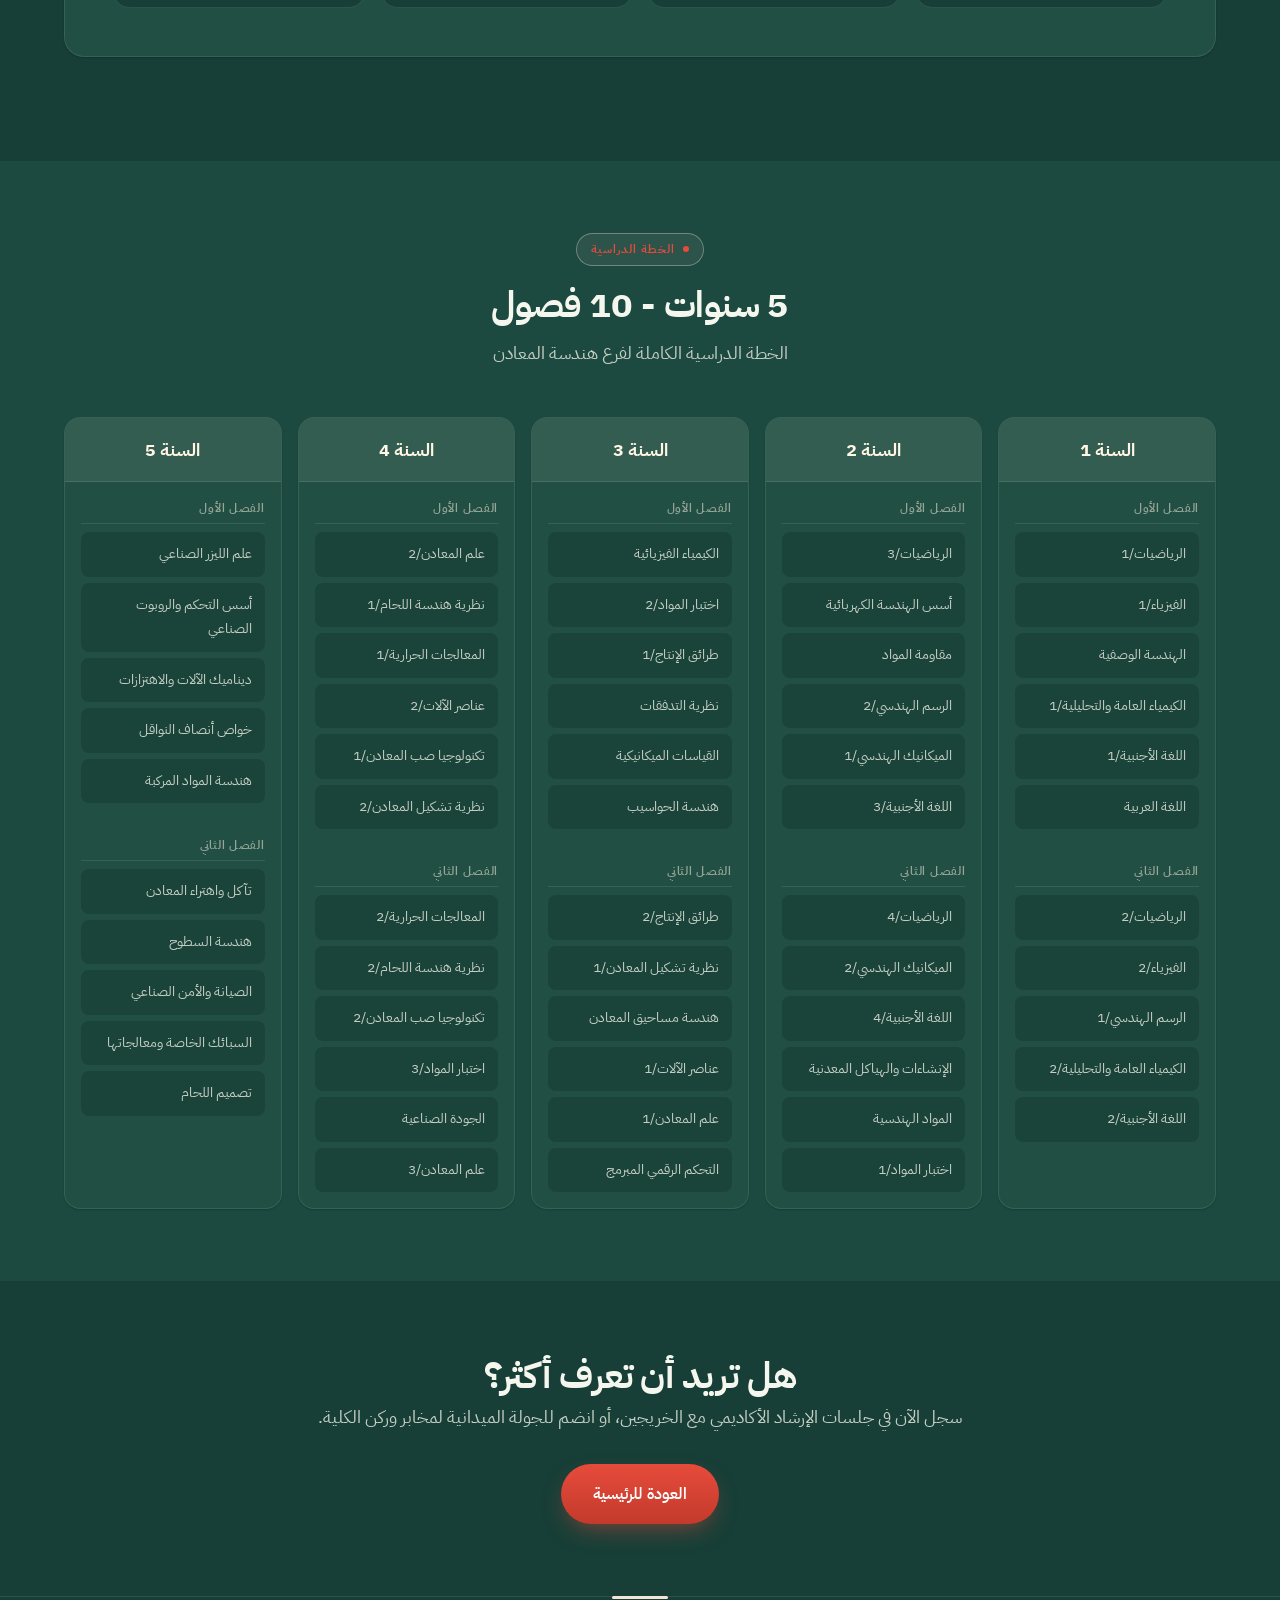
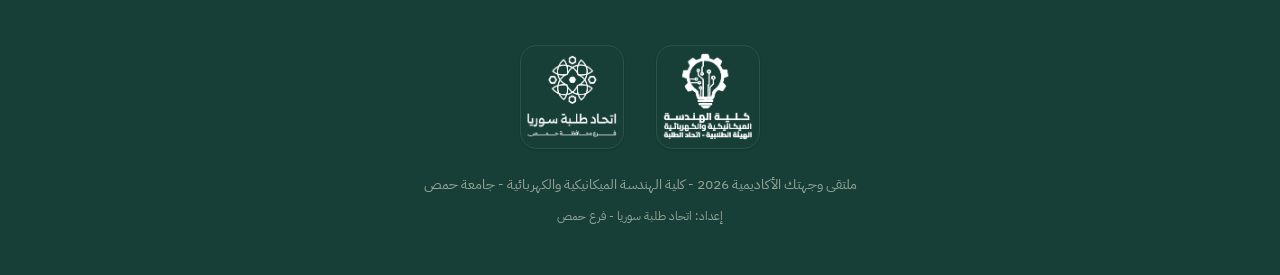
<file: departments/maaden.html>
<!DOCTYPE html>
<html lang="ar" dir="rtl" data-theme="dark">
<head>
  <meta charset="UTF-8">
  <meta name="viewport" content="width=device-width, initial-scale=1.0">
  <meta name="theme-color" content="#1A433A">
  <title data-page-title="page.title.maaden">هندسة المعادن | كلية الهندسة الميكانيكية والكهربائية</title>
  <meta name="description" content="التعريف بهندسة المعادن والخطة الدراسية ومجالات العمل - جامعة حمص" data-i18n-attr="content|seo.maaden.desc">
  <meta property="og:type" content="website">
  <meta property="og:site_name" content="كلية الهندسة الميكانيكية والكهربائية - جامعة حمص" data-i18n-attr="content|seo.siteName">
  <meta property="og:locale" content="ar_AR" data-i18n-attr="content|seo.locale">
  <meta property="og:url" content="https://3mrr07.github.io/mee/departments/maaden.html">
  <link rel="canonical" href="https://3mrr07.github.io/mee/departments/maaden.html">
  <meta property="og:title" content="هندسة المعادن | كلية الهندسة الميكانيكية والكهربائية" data-i18n-attr="content|page.title.maaden">
  <meta property="og:description" content="التعريف بهندسة المعادن والخطة الدراسية ومجالات العمل - جامعة حمص" data-i18n-attr="content|seo.maaden.desc">
  <meta property="og:image" content="https://3mrr07.github.io/mee/img/icon-512.png">
  <meta name="twitter:card" content="summary">
  <meta name="twitter:title" content="هندسة المعادن | كلية الهندسة الميكانيكية والكهربائية" data-i18n-attr="content|page.title.maaden">
  <meta name="twitter:description" content="التعريف بهندسة المعادن والخطة الدراسية ومجالات العمل - جامعة حمص" data-i18n-attr="content|seo.maaden.desc">
  <meta name="twitter:image" content="https://3mrr07.github.io/mee/img/icon-512.png">
  <link rel="icon" type="image/svg+xml" href="../img/favicon.svg">
  <link rel="preconnect" href="https://fonts.googleapis.com">
  <link rel="preconnect" href="https://fonts.gstatic.com" crossorigin>
  <link href="https://fonts.googleapis.com/css2?family=IBM+Plex+Sans+Arabic:wght@300;400;500;600;700&family=Inter:wght@300;400;500;600;700;800&display=swap" rel="stylesheet">
  <link rel="stylesheet" href="../css/style.css?v=14">
  <link rel="manifest" href="../manifest.json">
</head>
<body data-page="department" data-department="maaden">

  <!-- Top Bar -->
  <header class="topbar">
    <div class="container topbar-inner">
      <a href="../" class="topbar-logo">
        <img src="../img/itihad-icon.png?v=2" class="topbar-logo-img" alt="شعار اتحاد طلبة سوريا">
        <span data-i18n="nav.brand">كلية الهندسة الميكانيكية والكهربائية</span>
      </a>
      <div class="topbar-actions">
        <button id="theme-toggle" class="topbar-btn" onclick="toggleTheme()" aria-label="الوضع الليلي">&#9790;</button>
        <button id="lang-toggle" class="topbar-btn lang-toggle" onclick="toggleLanguage()" data-i18n="lang.label">EN</button>
      </div>
    </div>
  </header>

  <!-- Department Header -->
  <section class="dept-header" id="dept-header">
    <div class="container" style="position:relative;z-index:1">
      <a href="../" class="back-btn">&#8594; <span data-i18n="btn.back">العودة للرئيسية</span></a>
      <div class="dept-header-icon" id="dept-header-icon"></div>
      <h1 id="dept-header-title"></h1>
      <p id="dept-header-tag"></p>
    </div>
  </section>

  <!-- Content Sections -->
  <section class="section" style="padding-top:var(--space-2xl)">
    <div class="container">

      <!-- 1. About -->
      <div class="info-card animate-in text-center">
        <h3 data-i18n="maa.aboutTitle">هندسة المعادن</h3>
        <p class="mt-sm" style="color:var(--color-primary);font-weight:700;font-size:var(--text-lg)" data-i18n="maa.aboutSubtitle">ماذا ينبغي أن تعرف قبل أن تختارها؟</p>
        <p class="mt-lg" style="color:var(--text-secondary);line-height:1.7" data-i18n="maa.aboutText">أنها المجال الهندسي الذي يمنح المواد قوتها؛ يدرس بنية المعادن وخواصها، يطور طرق تصنيعها وتحسين أداؤها، ويصنع مستقبل الصناعات الثقيلة والتكنولوجية.</p>
      </div>

      <!-- 2. Self-guidance -->
      <div class="info-card animate-in text-center">
        <h3 data-i18n="maa.selfTitle">لا تسأل نفسك: «هل أحب المعادن؟»</h3>
        <p class="mt-sm" style="color:var(--text-secondary)" data-i18n="maa.selfLead">بل اسأل:</p>
        <p class="mt-sm" style="font-weight:700;color:var(--text-primary)" data-i18n="maa.selfQ">«هل يثير فضولي معرفة سبب اختلاف المواد، وكيف نغير خصائصها لتؤدي وظيفة معينة؟»</p>
        <div class="mt-lg" style="padding:var(--space-md) var(--space-lg);border-radius:var(--radius-md);background:color-mix(in srgb, var(--color-primary) 10%, transparent);border:1px solid color-mix(in srgb, var(--color-primary) 25%, transparent);font-size:var(--text-sm);color:var(--text-secondary);text-align:center" data-i18n="maa.selfNote">الخلاصة: إذا كان شغفك هو التحكم بالمادة هندسياً.. فهذا مكانك الصحيح.</div>
      </div>

      <!-- 3. Misconception -->
      <div class="info-card animate-in">
        <h3 data-i18n="maa.misconceptionTitle">تصحيح مفاهيم حول التخصص</h3>
        <p class="mb-md" style="color:var(--text-primary);font-weight:600" data-i18n="maa.misconceptionQ">هندسة المعادن = حديد فقط!</p>
        <p style="color:var(--text-secondary);line-height:1.7" data-i18n="maa.misconceptionText">الحقيقة أوسع من ذلك بكثير؛ الحديد وسبائكه جزء أساسي، لكنك ستتعامل مع جميع المواد المعدنية وسبائكها، وستدرس خصائص كل معدن وكيفية تطويعه ليناسب أحدث التطبيقات التكنولوجية.</p>
      </div>

      <!-- 4. Study content -->
      <div class="info-card animate-in">
        <h3 data-i18n="maa.topTitle">ماذا يدرس طالب هندسة المعادن؟</h3>
        <p class="mb-lg" style="color:var(--text-secondary);line-height:1.7" data-i18n="maa.topIntro">في رحلتك من الذرة إلى المنتج لن تدرس نظريات جافة، بل ستتعرف على:</p>
        <p class="mb-sm" style="font-weight:700;color:var(--text-primary)" data-i18n="maa.elTitle">العناصر الأساسية:</p>
        <div class="compare-common-list">
          <span class="compare-course-tag" data-i18n="maa.el1">علم المواد الهندسية: فهم أسرار المادة وبنيتها.</span>
          <span class="compare-course-tag" data-i18n="maa.el2">اختبار المواد: كشف نقاط القوة والضعف.</span>
          <span class="compare-course-tag" data-i18n="maa.el3">طرائق الإنتاج وتشكيل المعادن: كيف نحول المادة الخام إلى قطع عبقرية.</span>
        </div>
        <p class="mt-lg mb-sm" style="font-weight:700;color:var(--text-primary)" data-i18n="maa.advTitle">تقنيات متقدمة ستتعلمها:</p>
        <div class="compare-common-list">
          <span class="compare-course-tag compare-course-tag--alt" data-i18n="maa.adv1">هندسة اللحام وتكنولوجيا الصب: لربط وتشكيل المستحيل.</span>
          <span class="compare-course-tag compare-course-tag--alt" data-i18n="maa.adv2">المعالجات الحرارية: لتغيير خواص المعادن وتحسينها.</span>
          <span class="compare-course-tag compare-course-tag--alt" data-i18n="maa.adv3">مقاومة التآكل والاهتراء: لحماية المنشآت وإطالة عمرها.</span>
        </div>
      </div>

      <!-- 5. Study nature -->
      <div class="info-card animate-in text-center">
        <h3 data-i18n="maa.natTitle">كيف تكون الدراسة واقعياً؟</h3>
        <p class="mt-sm" style="color:var(--text-secondary);line-height:1.7" data-i18n="maa.natText">الدراسة هنا تطبيقية وتفاعلية؛ لن تحفظ الخواص، بل ستفهم سلوك المادة في المختبر، ثم ستربط بين ما تدرسه نظرياً وبين المنتج النهائي في المصنع.</p>
      </div>

      <!-- 6. Advantages -->
      <div class="info-card animate-in text-center">
        <h3 data-i18n="maa.featTitle">مميزات تخصص هندسة المعادن</h3>
        <div class="mt-lg" style="display:inline-block;padding:var(--space-sm) var(--space-lg);border-radius:var(--radius-full);background:color-mix(in srgb, var(--color-primary) 14%, transparent);border:1px solid color-mix(in srgb, var(--color-primary) 40%, transparent);color:var(--color-primary);font-weight:700;font-size:var(--text-lg)" data-i18n="maa.featTag">أنت لست مهندس آلات.. أنت صانع المادة!</div>
        <p class="mt-lg" style="color:var(--text-secondary);line-height:1.7" data-i18n="maa.featText">التخصص لا يركز على الماكينة، بل على روح المادة نفسها؛ وستكون الحلقة المفقودة التي تفهم كيف تؤثر بنية المعدن الداخلية على أدائه النهائي، وتتحكم بها لتصنع منتجاً خارقاً.</p>
      </div>

      <!-- 7. Challenges -->
      <div class="info-card animate-in">
        <h3 data-i18n="maa.chalTitle">كن مستعداً للتحدي!</h3>
        <p class="mb-md" style="color:var(--text-primary);font-weight:600" data-i18n="maa.chalIntro">هذا التخصص ليس مجرد حفظ لأسماء المعادن.</p>
        <p class="mb-sm" style="font-weight:700;color:var(--text-primary)" data-i18n="maa.chalSub">الصعوبة المتوقعة:</p>
        <p style="color:var(--text-secondary);line-height:1.7" data-i18n="maa.chalText">يدمج التخصص بين الكيمياء، الفيزياء، وعلوم المواد. تحتاج إلى عقلية تحليلية تفهم العلاقة المعقدة بين تركيب المادة وسلوكها أثناء التصنيع.</p>
      </div>

      <!-- 8. Careers -->
      <div class="info-card animate-in">
        <h3 data-i18n="maa.careersTitle">مجالات العمل المستقبلية</h3>
        <p class="mb-md" style="color:var(--text-secondary);line-height:1.7" data-i18n="maa.careersLead">الفرص متنوعة وتدخل في عصب الصناعة:</p>
        <div class="uni-grid">
          <div class="uni-card">
            <div class="uni-card-icon"><svg xmlns="http://www.w3.org/2000/svg" viewBox="0 0 24 24" fill="none" stroke="currentColor" stroke-width="1.8" stroke-linecap="round" stroke-linejoin="round"><path d="M2 20h20"/><path d="M4 20V8l5 4V8l5 4V4h6v16"/></svg></div>
            <h4 data-i18n="maa.k1t">الصناعات المعدنية الكبرى (Primary Metals & Metallurgy Industries)</h4>
            <p data-i18n="maa.k1d">استخلاص المعادن ومعالجتها والإشراف على إنتاج الحديد والصلب والسبائك الهندسية.</p>
          </div>
          <div class="uni-card">
            <div class="uni-card-icon"><svg xmlns="http://www.w3.org/2000/svg" viewBox="0 0 24 24" fill="none" stroke="currentColor" stroke-width="1.8" stroke-linecap="round" stroke-linejoin="round"><path d="M12.22 2h-.44a2 2 0 0 0-2 2v.18a2 2 0 0 1-1 1.73l-.43.25a2 2 0 0 1-2 0l-.15-.08a2 2 0 0 0-2.73.73l-.22.38a2 2 0 0 0 .73 2.73l.15.1a2 2 0 0 1 1 1.72v.51a2 2 0 0 1-1 1.74l-.15.09a2 2 0 0 0-.73 2.73l.22.38a2 2 0 0 0 2.73.73l.15-.08a2 2 0 0 1 2 0l.43.25a2 2 0 0 1 1 1.73V20a2 2 0 0 0 2 2h.44a2 2 0 0 0 2-2v-.18a2 2 0 0 1 1-1.73l.43-.25a2 2 0 0 1 2 0l.15.08a2 2 0 0 0 2.73-.73l.22-.39a2 2 0 0 0-.73-2.73l-.15-.08a2 2 0 0 1-1-1.74v-.5a2 2 0 0 1 1-1.74l.15-.09a2 2 0 0 0 .73-2.73l-.22-.38a2 2 0 0 0-2.73-.73l-.15.08a2 2 0 0 1-2 0l-.43-.25a2 2 0 0 1-1-1.73V4a2 2 0 0 0-2-2z"/><circle cx="12" cy="12" r="3"/></svg></div>
            <h4 data-i18n="maa.k2t">خطوط الإنتاج والتطوير الصناعي (Industrial Production & Development)</h4>
            <p data-i18n="maa.k2d">تصميم وتطوير تقنيات تشكيل المعادن وتصنيع القطع الميكانيكية المتقدمة.</p>
          </div>
          <div class="uni-card">
            <div class="uni-card-icon"><svg xmlns="http://www.w3.org/2000/svg" viewBox="0 0 24 24" fill="none" stroke="currentColor" stroke-width="1.8" stroke-linecap="round" stroke-linejoin="round"><circle cx="11" cy="11" r="7"/><path d="M21 21l-4.35-4.35"/></svg></div>
            <h4 data-i18n="maa.k3t">مختبرات ضبط الجودة واختبار المواد (Quality Control & Material Testing Labs)</h4>
            <p data-i18n="maa.k3d">إجراء الفحوصات الميكانيكية واللاإتلافية وتحليل أسباب انهيار المواد.</p>
          </div>
          <div class="uni-card">
            <div class="uni-card-icon"><svg xmlns="http://www.w3.org/2000/svg" viewBox="0 0 24 24" fill="none" stroke="currentColor" stroke-width="1.8" stroke-linecap="round" stroke-linejoin="round"><path d="M8.5 14.5A2.5 2.5 0 0 0 11 12c0-1.38-.5-2-1-3-1.07-2.14-.22-4.05 2-6 .5 2.5 2 4.9 4 6.5 2 1.6 3 3.5 3 5.5a7 7 0 1 1-14 0c0-1.15.43-2.29 1-3a2.5 2.5 0 0 0 2.5 2.5z"/></svg></div>
            <h4 data-i18n="maa.k4t">إدارة عمليات الصب، اللحام، والمعالجات الحرارية (Foundry, Welding & Heat Treatment Operations)</h4>
            <p data-i18n="maa.k4d">التخطيط والإشراف على المعامل الحرارية وورشات الصب وتقنيات اللحام الحديثة.</p>
          </div>
        </div>
      </div>

    </div>
  </section>

  <!-- Study Plan -->
  <section class="section" style="background:var(--bg-secondary)">
    <div class="container">
      <div class="section-header">
        <span class="section-label" data-i18n="dept.study.label">الخطة الدراسية</span>
        <h2 data-i18n="dept.study.title">5 سنوات - 10 فصول</h2>
        <p><span data-i18n="dept.study.subtitle">الخطة الدراسية الكاملة لفرع</span> <span id="dept-study-name"></span></p>
      </div>
      <div id="study-plan"></div>
    </div>
  </section>

  <!-- CTA -->
  <section class="section text-center">
    <div class="container">
      <h2 data-i18n="dept.cta.title">هل تريد أن تعرف أكثر؟</h2>
      <p class="mb-xl" style="color:var(--text-secondary);font-size:var(--text-lg)" data-i18n="dept.cta.text">سجل الآن في جلسات الإرشاد الأكاديمي مع الخريجين، أو انضم للجولة الميدانية لمخابر وركن الكلية.</p>
      <a href="../" class="btn btn-primary" data-i18n="dept.cta.btn">العودة للرئيسية</a>
    </div>
  </section>

  <!-- Footer -->
  <footer class="footer">
    <div class="container">
      <div class="footer-logos">
        <img src="../img/mee-logo.png?v=2" class="footer-logo" alt="شعار الهيئة الطلابية - كلية الهندسة الميكانيكية والكهربائية">
        <img src="../img/itihad-logo.png?v=2" class="footer-logo" alt="شعار اتحاد طلبة سوريا - فرع حمص">
      </div>
      <p data-i18n="footer.line1">ملتقى وجهتك الأكاديمية 2026 - كلية الهندسة الميكانيكية والكهربائية - جامعة حمص</p>
      <p class="mt-sm" style="font-size:0.75rem" data-i18n="footer.line2">إعداد: اتحاد طلبة سوريا - فرع حمص</p>
    </div>
  </footer>

  <script src="../js/site-data.js?v=8"></script>
  <script src="../js/translations.js?v=17"></script>
  <script src="../js/i18n.js?v=6"></script>
  <script src="../js/main.js?v=6"></script>
</body>
</html>
</file>
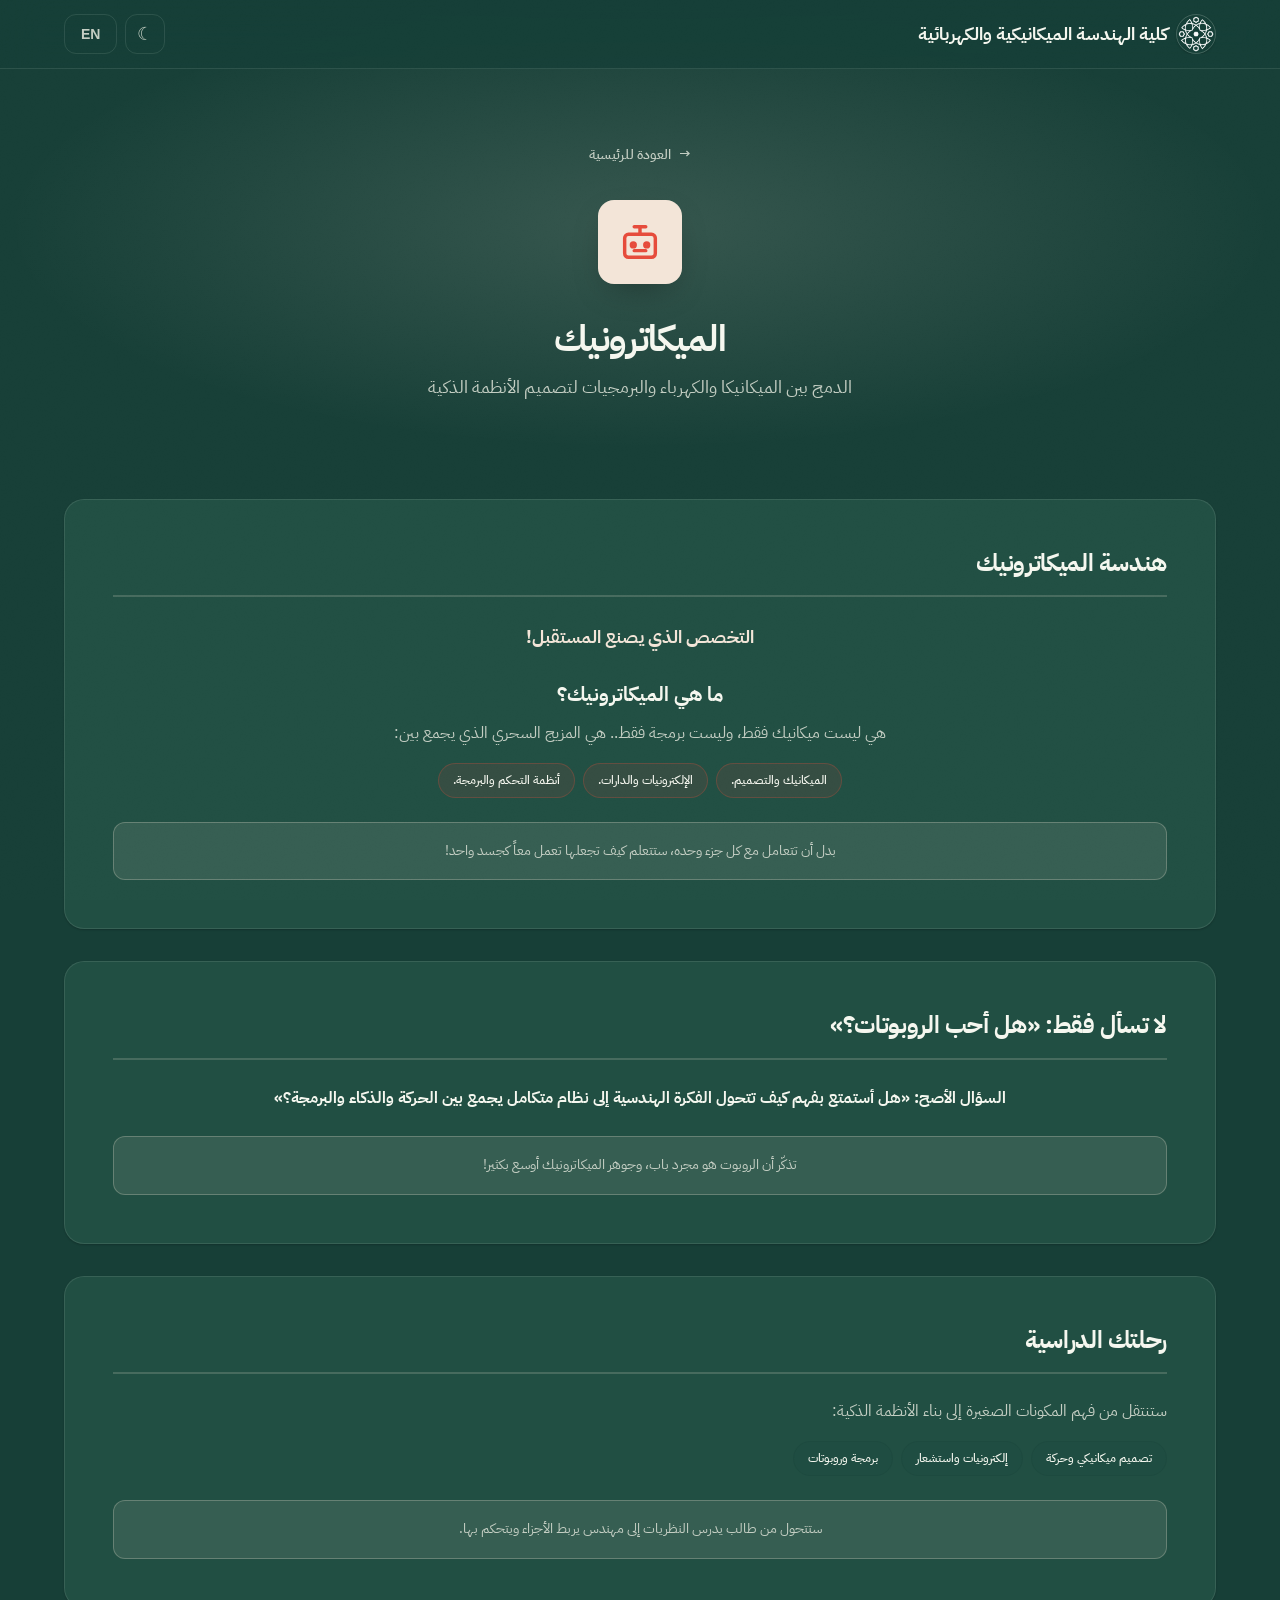
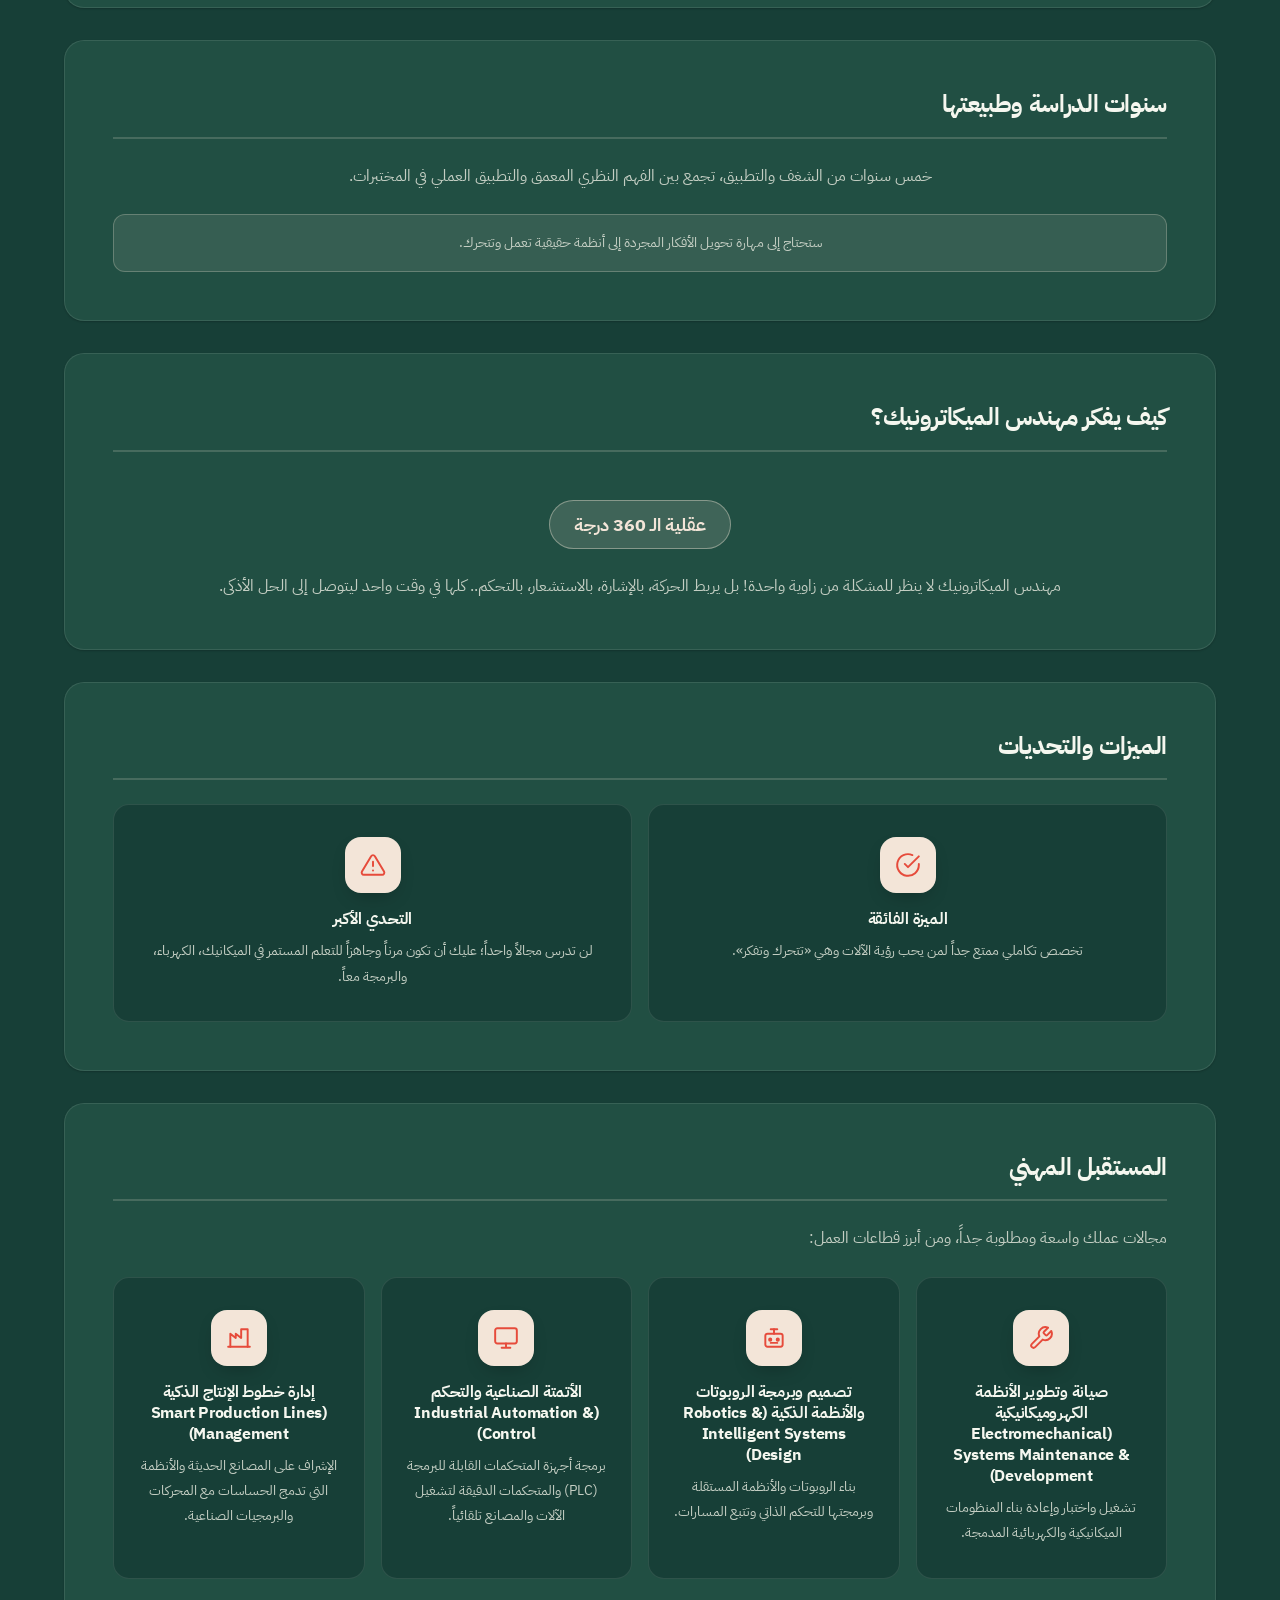
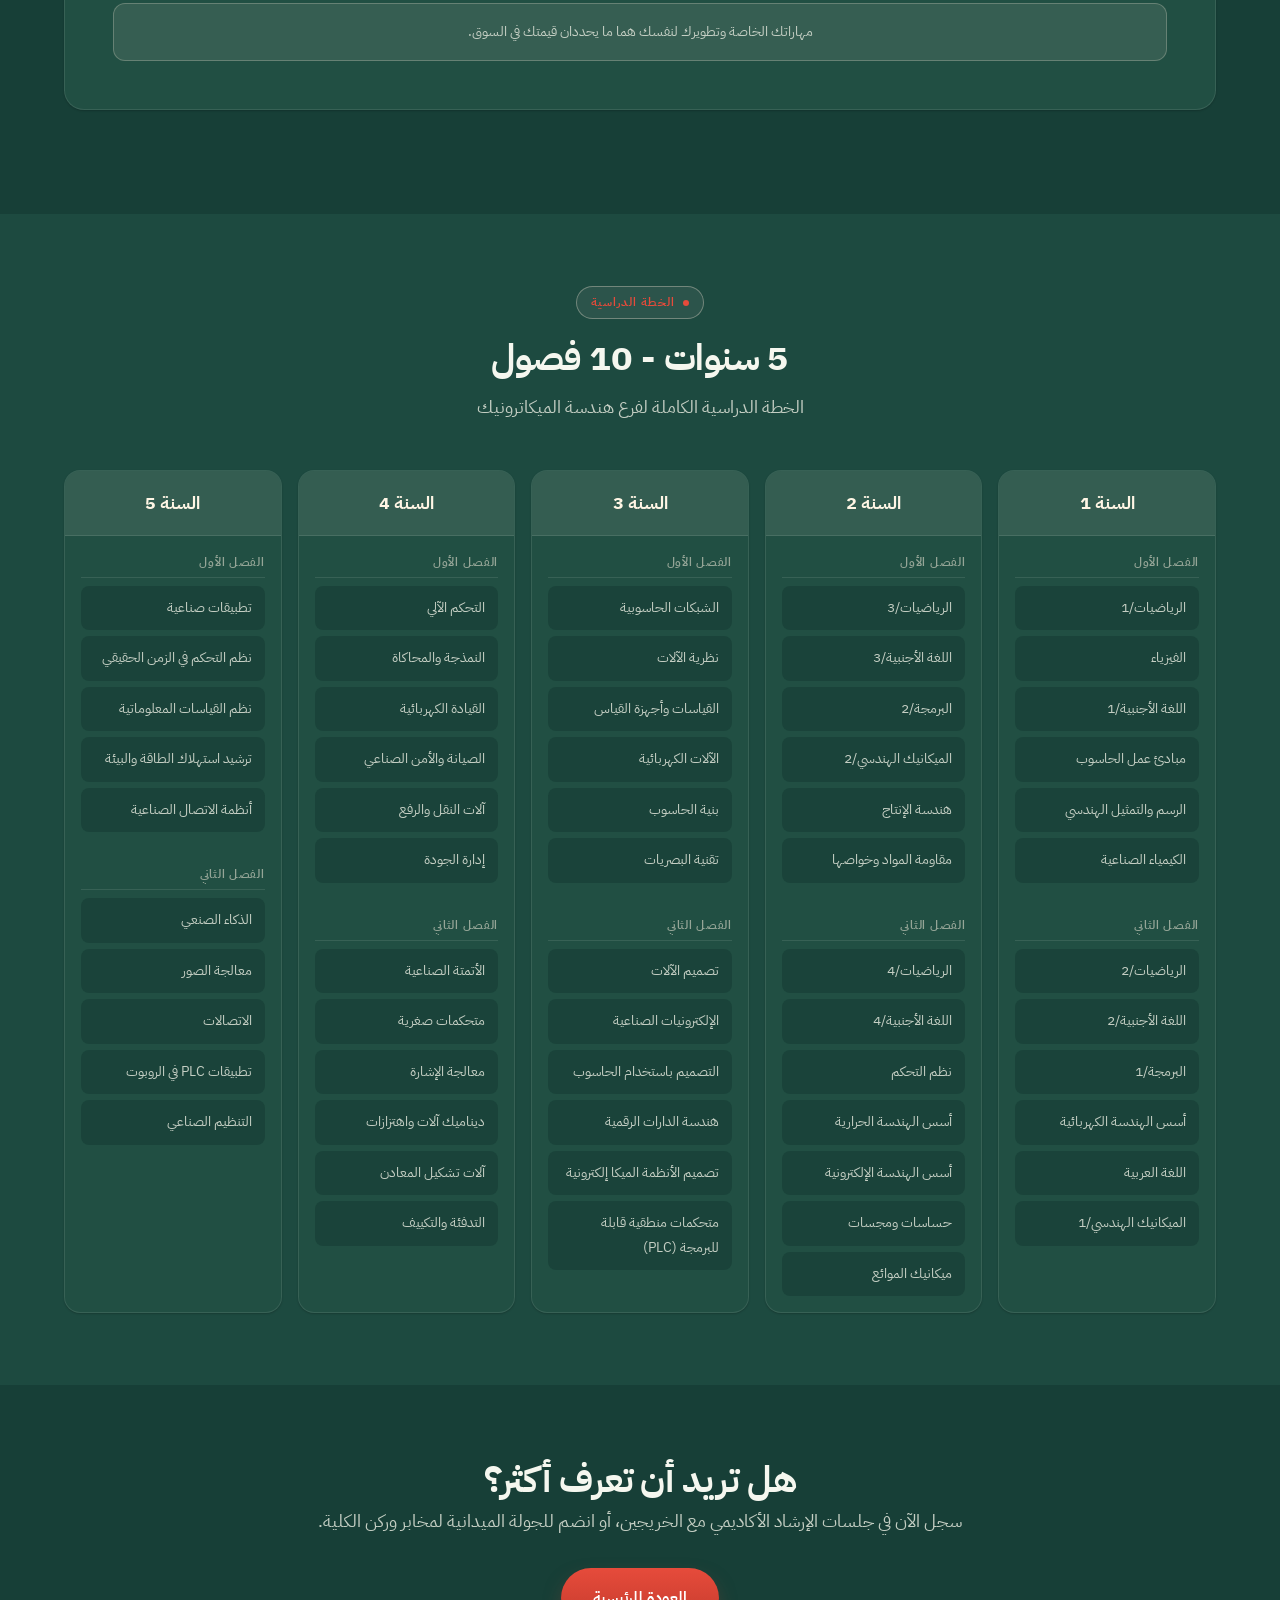
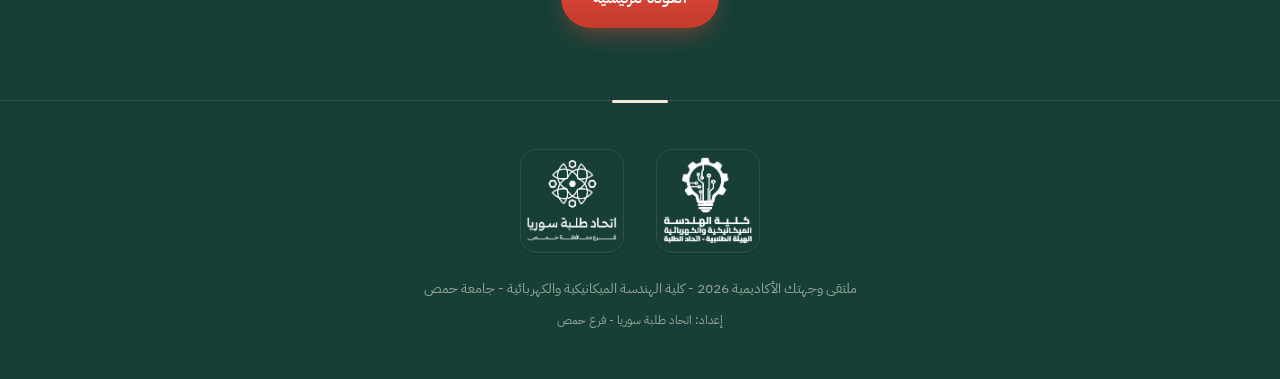
<file: departments/mechatronics.html>
<!DOCTYPE html>
<html lang="ar" dir="rtl" data-theme="dark">
<head>
  <meta charset="UTF-8">
  <meta name="viewport" content="width=device-width, initial-scale=1.0">
  <meta name="theme-color" content="#1A433A">
  <title data-page-title="page.title.mechatronics">هندسة الميكاترونيك | كلية الهندسة الميكانيكية والكهربائية</title>
  <meta name="description" content="التعريف بهندسة الميكاترونيك والخطة الدراسية ومجالات العمل - جامعة حمص" data-i18n-attr="content|seo.mechatronics.desc">
  <meta property="og:type" content="website">
  <meta property="og:site_name" content="كلية الهندسة الميكانيكية والكهربائية - جامعة حمص" data-i18n-attr="content|seo.siteName">
  <meta property="og:locale" content="ar_AR" data-i18n-attr="content|seo.locale">
  <meta property="og:url" content="https://3mrr07.github.io/mee/departments/mechatronics.html">
  <link rel="canonical" href="https://3mrr07.github.io/mee/departments/mechatronics.html">
  <meta property="og:title" content="هندسة الميكاترونيك | كلية الهندسة الميكانيكية والكهربائية" data-i18n-attr="content|page.title.mechatronics">
  <meta property="og:description" content="التعريف بهندسة الميكاترونيك والخطة الدراسية ومجالات العمل - جامعة حمص" data-i18n-attr="content|seo.mechatronics.desc">
  <meta property="og:image" content="https://3mrr07.github.io/mee/img/icon-512.png">
  <meta name="twitter:card" content="summary">
  <meta name="twitter:title" content="هندسة الميكاترونيك | كلية الهندسة الميكانيكية والكهربائية" data-i18n-attr="content|page.title.mechatronics">
  <meta name="twitter:description" content="التعريف بهندسة الميكاترونيك والخطة الدراسية ومجالات العمل - جامعة حمص" data-i18n-attr="content|seo.mechatronics.desc">
  <meta name="twitter:image" content="https://3mrr07.github.io/mee/img/icon-512.png">
  <link rel="icon" type="image/svg+xml" href="../img/favicon.svg">
  <link rel="preconnect" href="https://fonts.googleapis.com">
  <link rel="preconnect" href="https://fonts.gstatic.com" crossorigin>
  <link href="https://fonts.googleapis.com/css2?family=IBM+Plex+Sans+Arabic:wght@300;400;500;600;700&family=Inter:wght@300;400;500;600;700;800&display=swap" rel="stylesheet">
  <link rel="stylesheet" href="../css/style.css?v=14">
  <link rel="manifest" href="../manifest.json">
</head>
<body data-page="department" data-department="mechatronics">

  <!-- Top Bar -->
  <header class="topbar">
    <div class="container topbar-inner">
      <a href="../" class="topbar-logo">
        <img src="../img/itihad-icon.png?v=2" class="topbar-logo-img" alt="شعار اتحاد طلبة سوريا">
        <span data-i18n="nav.brand">كلية الهندسة الميكانيكية والكهربائية</span>
      </a>
      <div class="topbar-actions">
        <button id="theme-toggle" class="topbar-btn" onclick="toggleTheme()" aria-label="الوضع الليلي">&#9790;</button>
        <button id="lang-toggle" class="topbar-btn lang-toggle" onclick="toggleLanguage()" data-i18n="lang.label">EN</button>
      </div>
    </div>
  </header>

  <!-- Department Header -->
  <section class="dept-header" id="dept-header">
    <div class="container" style="position:relative;z-index:1">
      <a href="../" class="back-btn">&#8594; <span data-i18n="btn.back">العودة للرئيسية</span></a>
      <div class="dept-header-icon" id="dept-header-icon"></div>
      <h1 id="dept-header-title"></h1>
      <p id="dept-header-tag"></p>
    </div>
  </section>

  <!-- Content Sections -->
  <section class="section" style="padding-top:var(--space-2xl)">
    <div class="container">

      <!-- 1. About -->
      <div class="info-card animate-in text-center">
        <h3 data-i18n="mech.aboutTitle">هندسة الميكاترونيك</h3>
        <p class="mt-sm" style="color:var(--color-primary);font-weight:700;font-size:var(--text-lg)" data-i18n="mech.aboutSubtitle">التخصص الذي يصنع المستقبل!</p>
        <p class="mt-lg" style="color:var(--text-primary);font-weight:700;font-size:var(--text-xl)" data-i18n="mech.aboutQ">ما هي الميكاترونيك؟</p>
        <p class="mt-sm" style="color:var(--text-secondary);line-height:1.7" data-i18n="mech.aboutText">هي ليست ميكانيك فقط، وليست برمجة فقط.. هي المزيج السحري الذي يجمع بين:</p>
        <div class="compare-common-list" style="justify-content:center;margin-top:var(--space-md)">
          <span class="compare-course-tag" data-i18n="mech.aboutItem1">الميكانيك والتصميم.</span>
          <span class="compare-course-tag" data-i18n="mech.aboutItem2">الإلكترونيات والدارات.</span>
          <span class="compare-course-tag" data-i18n="mech.aboutItem3">أنظمة التحكم والبرمجة.</span>
        </div>
        <div class="mt-lg" style="padding:var(--space-md) var(--space-lg);border-radius:var(--radius-md);background:color-mix(in srgb, var(--color-primary) 10%, transparent);border:1px solid color-mix(in srgb, var(--color-primary) 25%, transparent);font-size:var(--text-sm);color:var(--text-secondary);text-align:center" data-i18n="mech.aboutEnd">بدل أن تتعامل مع كل جزء وحده، ستتعلم كيف تجعلها تعمل معاً كجسد واحد!</div>
      </div>

      <!-- 2. Self-guidance -->
      <div class="info-card animate-in text-center">
        <h3 data-i18n="mech.selfTitle">لا تسأل فقط: «هل أحب الروبوتات؟»</h3>
        <p class="mt-sm" style="font-weight:700;color:var(--text-primary)" data-i18n="mech.selfQ">السؤال الأصح: «هل أستمتع بفهم كيف تتحول الفكرة الهندسية إلى نظام متكامل يجمع بين الحركة والذكاء والبرمجة؟»</p>
        <div class="mt-lg" style="padding:var(--space-md) var(--space-lg);border-radius:var(--radius-md);background:color-mix(in srgb, var(--color-primary) 10%, transparent);border:1px solid color-mix(in srgb, var(--color-primary) 25%, transparent);font-size:var(--text-sm);color:var(--text-secondary);text-align:center" data-i18n="mech.selfNote">تذكّر أن الروبوت هو مجرد باب، وجوهر الميكاترونيك أوسع بكثير!</div>
      </div>

      <!-- 3. Study journey -->
      <div class="info-card animate-in">
        <h3 data-i18n="mech.journeyTitle">رحلتك الدراسية</h3>
        <p class="mb-md" style="color:var(--text-secondary);line-height:1.7" data-i18n="mech.journeyLead">ستنتقل من فهم المكونات الصغيرة إلى بناء الأنظمة الذكية:</p>
        <div class="compare-common-list">
          <span class="compare-course-tag compare-course-tag--alt" data-i18n="mech.journey1">تصميم ميكانيكي وحركة</span>
          <span class="compare-course-tag compare-course-tag--alt" data-i18n="mech.journey2">إلكترونيات واستشعار</span>
          <span class="compare-course-tag compare-course-tag--alt" data-i18n="mech.journey3">برمجة وروبوتات</span>
        </div>
        <div class="mt-lg" style="padding:var(--space-md) var(--space-lg);border-radius:var(--radius-md);background:color-mix(in srgb, var(--color-primary) 10%, transparent);border:1px solid color-mix(in srgb, var(--color-primary) 25%, transparent);font-size:var(--text-sm);color:var(--text-secondary);text-align:center" data-i18n="mech.journeyResult">ستتحول من طالب يدرس النظريات إلى مهندس يربط الأجزاء ويتحكم بها.</div>
      </div>

      <!-- 4. Study years & nature -->
      <div class="info-card animate-in text-center">
        <h3 data-i18n="mech.durTitle">سنوات الدراسة وطبيعتها</h3>
        <p style="color:var(--text-secondary);line-height:1.7" data-i18n="mech.durText">خمس سنوات من الشغف والتطبيق، تجمع بين الفهم النظري المعمق والتطبيق العملي في المختبرات.</p>
        <div class="mt-lg" style="padding:var(--space-md) var(--space-lg);border-radius:var(--radius-md);background:color-mix(in srgb, var(--color-primary) 10%, transparent);border:1px solid color-mix(in srgb, var(--color-primary) 25%, transparent);font-size:var(--text-sm);color:var(--text-secondary);text-align:center" data-i18n="mech.durNote">ستحتاج إلى مهارة تحويل الأفكار المجردة إلى أنظمة حقيقية تعمل وتتحرك.</div>
      </div>

      <!-- 5. Mechatronics mindset -->
      <div class="info-card animate-in text-center">
        <h3 data-i18n="mech.mindTitle">كيف يفكر مهندس الميكاترونيك؟</h3>
        <div class="mt-lg" style="display:inline-block;padding:var(--space-sm) var(--space-lg);border-radius:var(--radius-full);background:color-mix(in srgb, var(--color-primary) 14%, transparent);border:1px solid color-mix(in srgb, var(--color-primary) 40%, transparent);color:var(--color-primary);font-weight:700;font-size:var(--text-lg)" data-i18n="mech.mindTag">عقلية الـ 360 درجة</div>
        <p class="mt-lg" style="color:var(--text-secondary);line-height:1.7" data-i18n="mech.mindText">مهندس الميكاترونيك لا ينظر للمشكلة من زاوية واحدة! بل يربط الحركة، بالإشارة، بالاستشعار، بالتحكم.. كلها في وقت واحد ليتوصل إلى الحل الأذكى.</p>
      </div>

      <!-- 6. Strengths & Challenges -->
      <div class="info-card animate-in">
        <h3 data-i18n="mech.stchTitle">الميزات والتحديات</h3>
        <div class="uni-grid">
          <div class="uni-card">
            <div class="uni-card-icon"><svg xmlns="http://www.w3.org/2000/svg" viewBox="0 0 24 24" fill="none" stroke="currentColor" stroke-width="1.8" stroke-linecap="round" stroke-linejoin="round"><path d="M22 11.08V12a10 10 0 1 1-5.93-9.14"/><path d="M22 4L12 14.01l-3-3"/></svg></div>
            <h4 data-i18n="mech.featTitle">الميزة الفائقة</h4>
            <p data-i18n="mech.featText">تخصص تكاملي ممتع جداً لمن يحب رؤية الآلات وهي «تتحرك وتفكر».</p>
          </div>
          <div class="uni-card">
            <div class="uni-card-icon"><svg xmlns="http://www.w3.org/2000/svg" viewBox="0 0 24 24" fill="none" stroke="currentColor" stroke-width="1.8" stroke-linecap="round" stroke-linejoin="round"><path d="M10.29 3.86L1.82 18a2 2 0 0 0 1.71 3h16.94a2 2 0 0 0 1.71-3L13.71 3.86a2 2 0 0 0-3.42 0z"/><path d="M12 9v4"/><path d="M12 17h.01"/></svg></div>
            <h4 data-i18n="mech.chalTitle">التحدي الأكبر</h4>
            <p data-i18n="mech.chalText">لن تدرس مجالاً واحداً؛ عليك أن تكون مرناً وجاهزاً للتعلم المستمر في الميكانيك، الكهرباء، والبرمجة معاً.</p>
          </div>
        </div>
      </div>

      <!-- 7. Careers -->
      <div class="info-card animate-in">
        <h3 data-i18n="mech.careersTitle">المستقبل المهني</h3>
        <p class="mb-md" style="color:var(--text-secondary);line-height:1.7" data-i18n="mech.careersLead">مجالات عملك واسعة ومطلوبة جداً، ومن أبرز قطاعات العمل:</p>
        <div class="uni-grid">
          <div class="uni-card">
            <div class="uni-card-icon"><svg xmlns="http://www.w3.org/2000/svg" viewBox="0 0 24 24" fill="none" stroke="currentColor" stroke-width="1.8" stroke-linecap="round" stroke-linejoin="round"><path d="M14.7 6.3a1 1 0 0 0 0 1.4l1.6 1.6a1 1 0 0 0 1.4 0l3.77-3.77a6 6 0 0 1-7.94 7.94l-6.91 6.91a2.12 2.12 0 0 1-3-3l6.91-6.91a6 6 0 0 1 7.94-7.94l-3.76 3.76z"/></svg></div>
            <h4 data-i18n="mech.k1t">صيانة وتطوير الأنظمة الكهروميكانيكية (Electromechanical Systems Maintenance & Development)</h4>
            <p data-i18n="mech.k1d">تشغيل واختبار وإعادة بناء المنظومات الميكانيكية والكهربائية المدمجة.</p>
          </div>
          <div class="uni-card">
            <div class="uni-card-icon"><svg xmlns="http://www.w3.org/2000/svg" viewBox="0 0 24 24" fill="none" stroke="currentColor" stroke-width="1.8" stroke-linecap="round" stroke-linejoin="round"><rect x="4" y="8" width="16" height="12" rx="2"/><path d="M12 4v4"/><path d="M9 4h6"/><circle cx="8.5" cy="13.5" r="1"/><circle cx="15.5" cy="13.5" r="1"/><path d="M9 16.5h6"/></svg></div>
            <h4 data-i18n="mech.k2t">تصميم وبرمجة الروبوتات والأنظمة الذكية (Robotics & Intelligent Systems Design)</h4>
            <p data-i18n="mech.k2d">بناء الروبوتات والأنظمة المستقلة وبرمجتها للتحكم الذاتي وتتبع المسارات.</p>
          </div>
          <div class="uni-card">
            <div class="uni-card-icon"><svg xmlns="http://www.w3.org/2000/svg" viewBox="0 0 24 24" fill="none" stroke="currentColor" stroke-width="1.8" stroke-linecap="round" stroke-linejoin="round"><rect x="2" y="3" width="20" height="14" rx="2"/><path d="M8 21h8M12 17v4"/></svg></div>
            <h4 data-i18n="mech.k3t">الأتمتة الصناعية والتحكم (Industrial Automation & Control)</h4>
            <p data-i18n="mech.k3d">برمجة أجهزة المتحكمات القابلة للبرمجة (PLC) والمتحكمات الدقيقة لتشغيل الآلات والمصانع تلقائياً.</p>
          </div>
          <div class="uni-card">
            <div class="uni-card-icon"><svg xmlns="http://www.w3.org/2000/svg" viewBox="0 0 24 24" fill="none" stroke="currentColor" stroke-width="1.8" stroke-linecap="round" stroke-linejoin="round"><path d="M2 20h20"/><path d="M4 20V8l5 4V8l5 4V4h6v16"/></svg></div>
            <h4 data-i18n="mech.k4t">إدارة خطوط الإنتاج الذكية (Smart Production Lines Management)</h4>
            <p data-i18n="mech.k4d">الإشراف على المصانع الحديثة والأنظمة التي تدمج الحساسات مع المحركات والبرمجيات الصناعية.</p>
          </div>
        </div>
        <div class="mt-lg" style="padding:var(--space-md) var(--space-lg);border-radius:var(--radius-md);background:color-mix(in srgb, var(--color-primary) 10%, transparent);border:1px solid color-mix(in srgb, var(--color-primary) 25%, transparent);font-size:var(--text-sm);color:var(--text-secondary);text-align:center" data-i18n="mech.careersNote">مهاراتك الخاصة وتطويرك لنفسك هما ما يحددان قيمتك في السوق.</div>
      </div>

    </div>
  </section>

  <!-- Study Plan -->
  <section class="section" style="background:var(--bg-secondary)">
    <div class="container">
      <div class="section-header">
        <span class="section-label" data-i18n="dept.study.label">الخطة الدراسية</span>
        <h2 data-i18n="dept.study.title">5 سنوات - 10 فصول</h2>
        <p><span data-i18n="dept.study.subtitle">الخطة الدراسية الكاملة لفرع</span> <span id="dept-study-name"></span></p>
      </div>
      <div id="study-plan"></div>
    </div>
  </section>

  <!-- CTA -->
  <section class="section text-center">
    <div class="container">
      <h2 data-i18n="dept.cta.title">هل تريد أن تعرف أكثر؟</h2>
      <p class="mb-xl" style="color:var(--text-secondary);font-size:var(--text-lg)" data-i18n="dept.cta.text">سجل الآن في جلسات الإرشاد الأكاديمي مع الخريجين، أو انضم للجولة الميدانية لمخابر وركن الكلية.</p>
      <a href="../" class="btn btn-primary" data-i18n="dept.cta.btn">العودة للرئيسية</a>
    </div>
  </section>

  <!-- Footer -->
  <footer class="footer">
    <div class="container">
      <div class="footer-logos">
        <img src="../img/mee-logo.png?v=2" class="footer-logo" alt="شعار الهيئة الطلابية - كلية الهندسة الميكانيكية والكهربائية">
        <img src="../img/itihad-logo.png?v=2" class="footer-logo" alt="شعار اتحاد طلبة سوريا - فرع حمص">
      </div>
      <p data-i18n="footer.line1">ملتقى وجهتك الأكاديمية 2026 - كلية الهندسة الميكانيكية والكهربائية - جامعة حمص</p>
      <p class="mt-sm" style="font-size:0.75rem" data-i18n="footer.line2">إعداد: اتحاد طلبة سوريا - فرع حمص</p>
    </div>
  </footer>

  <script src="../js/site-data.js?v=8"></script>
  <script src="../js/translations.js?v=17"></script>
  <script src="../js/i18n.js?v=6"></script>
  <script src="../js/main.js?v=6"></script>
</body>
</html>
</file>
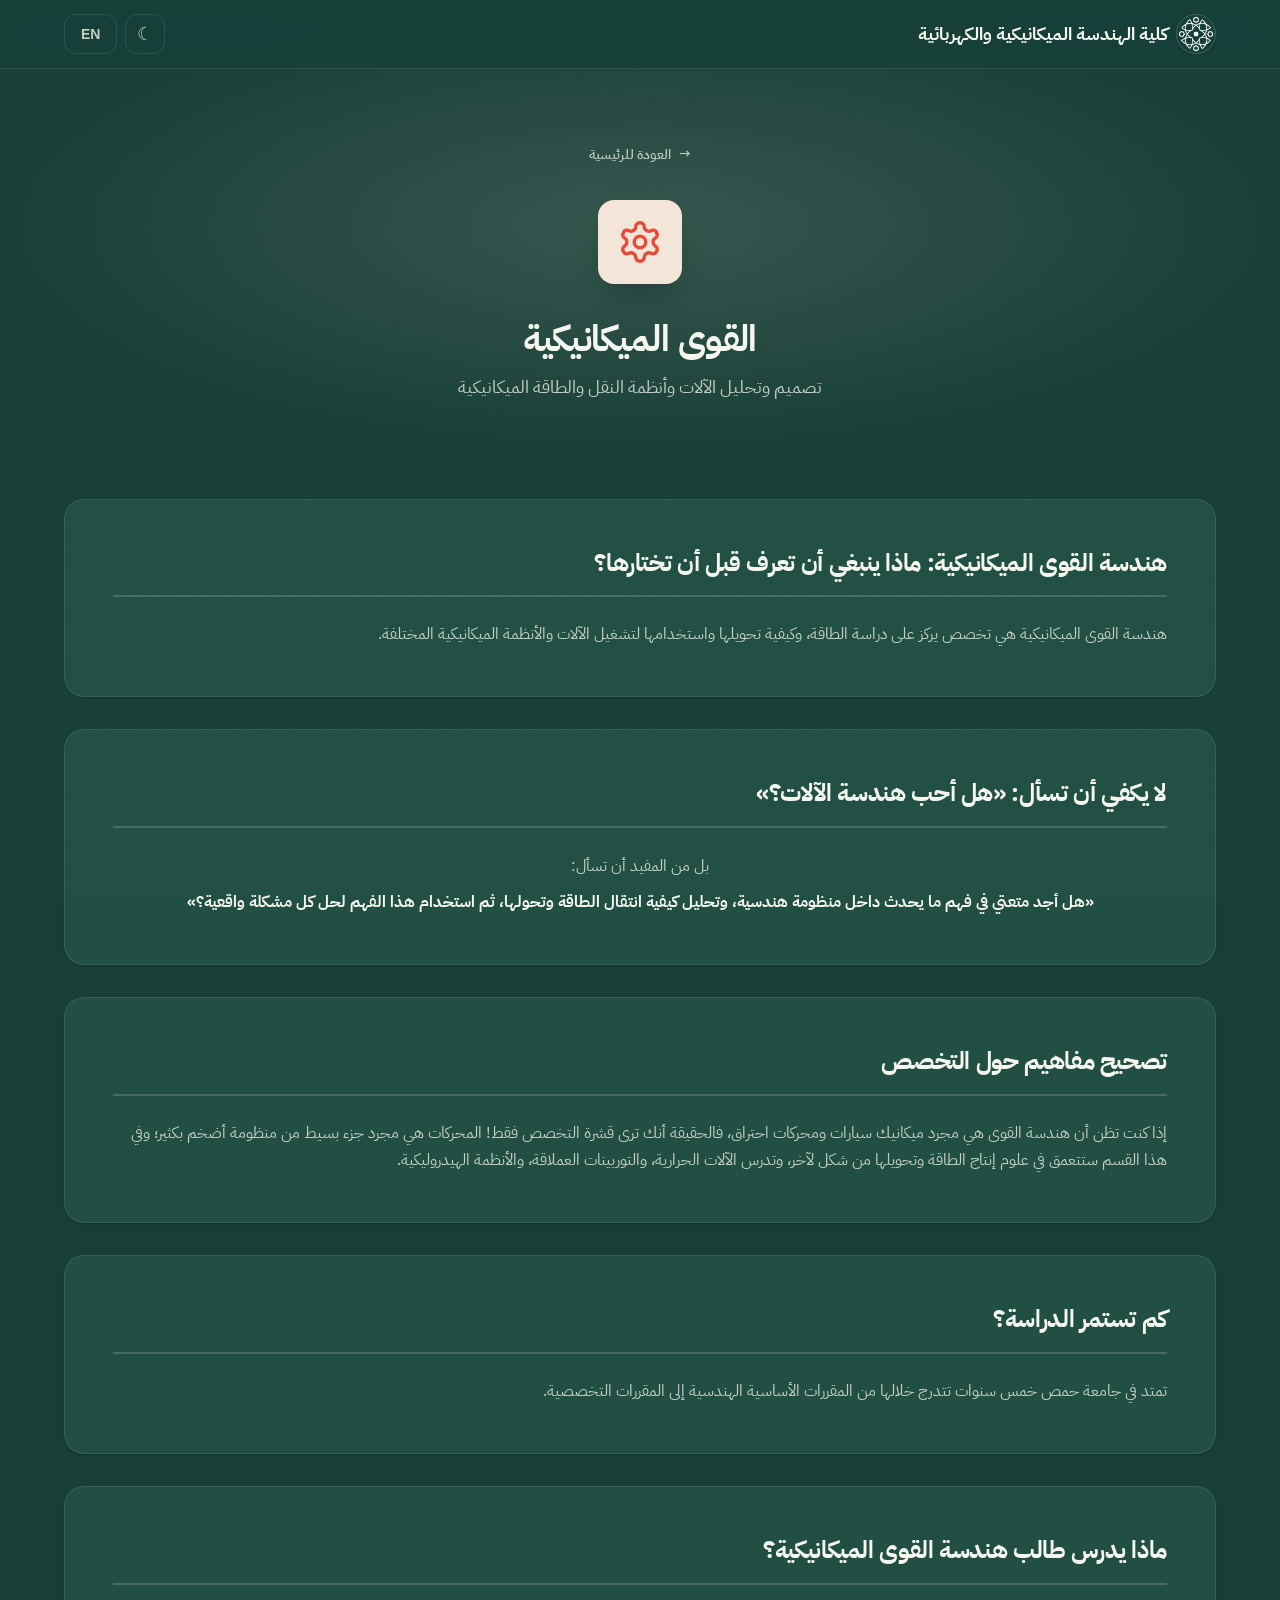
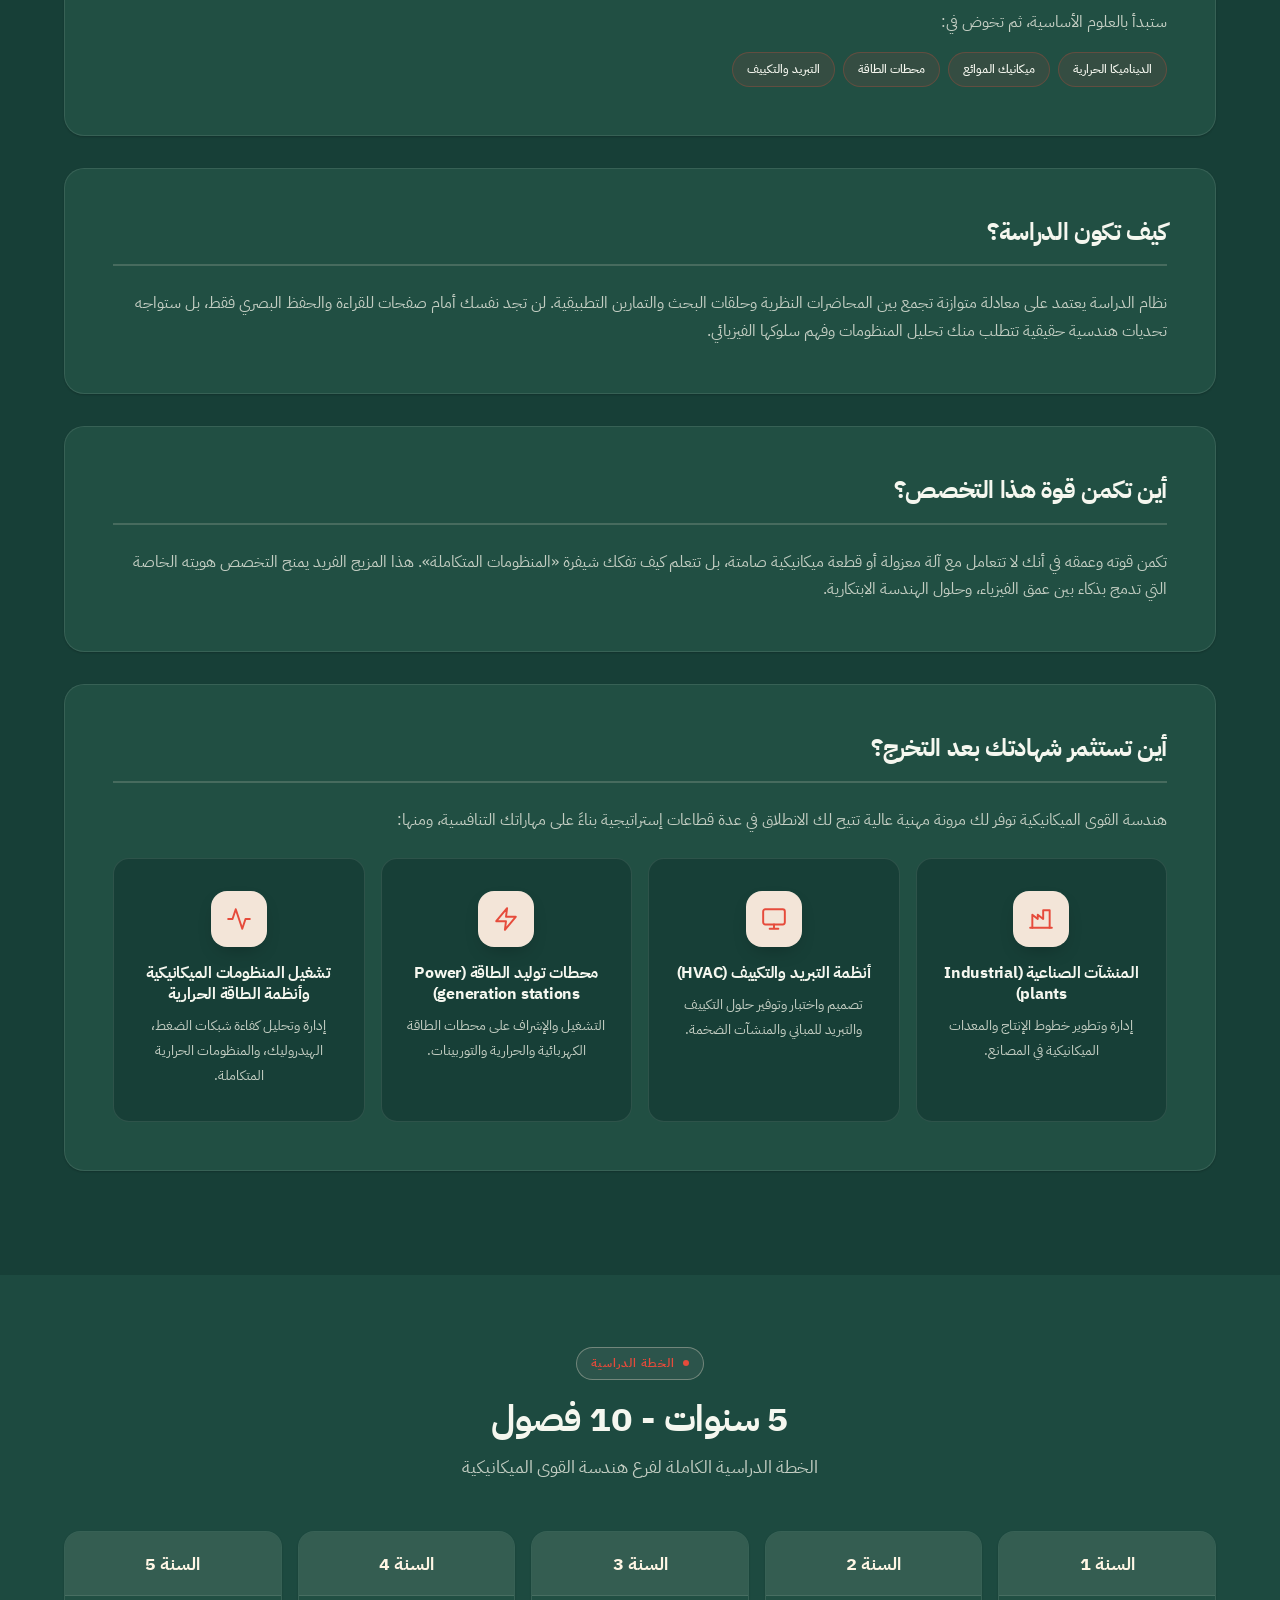
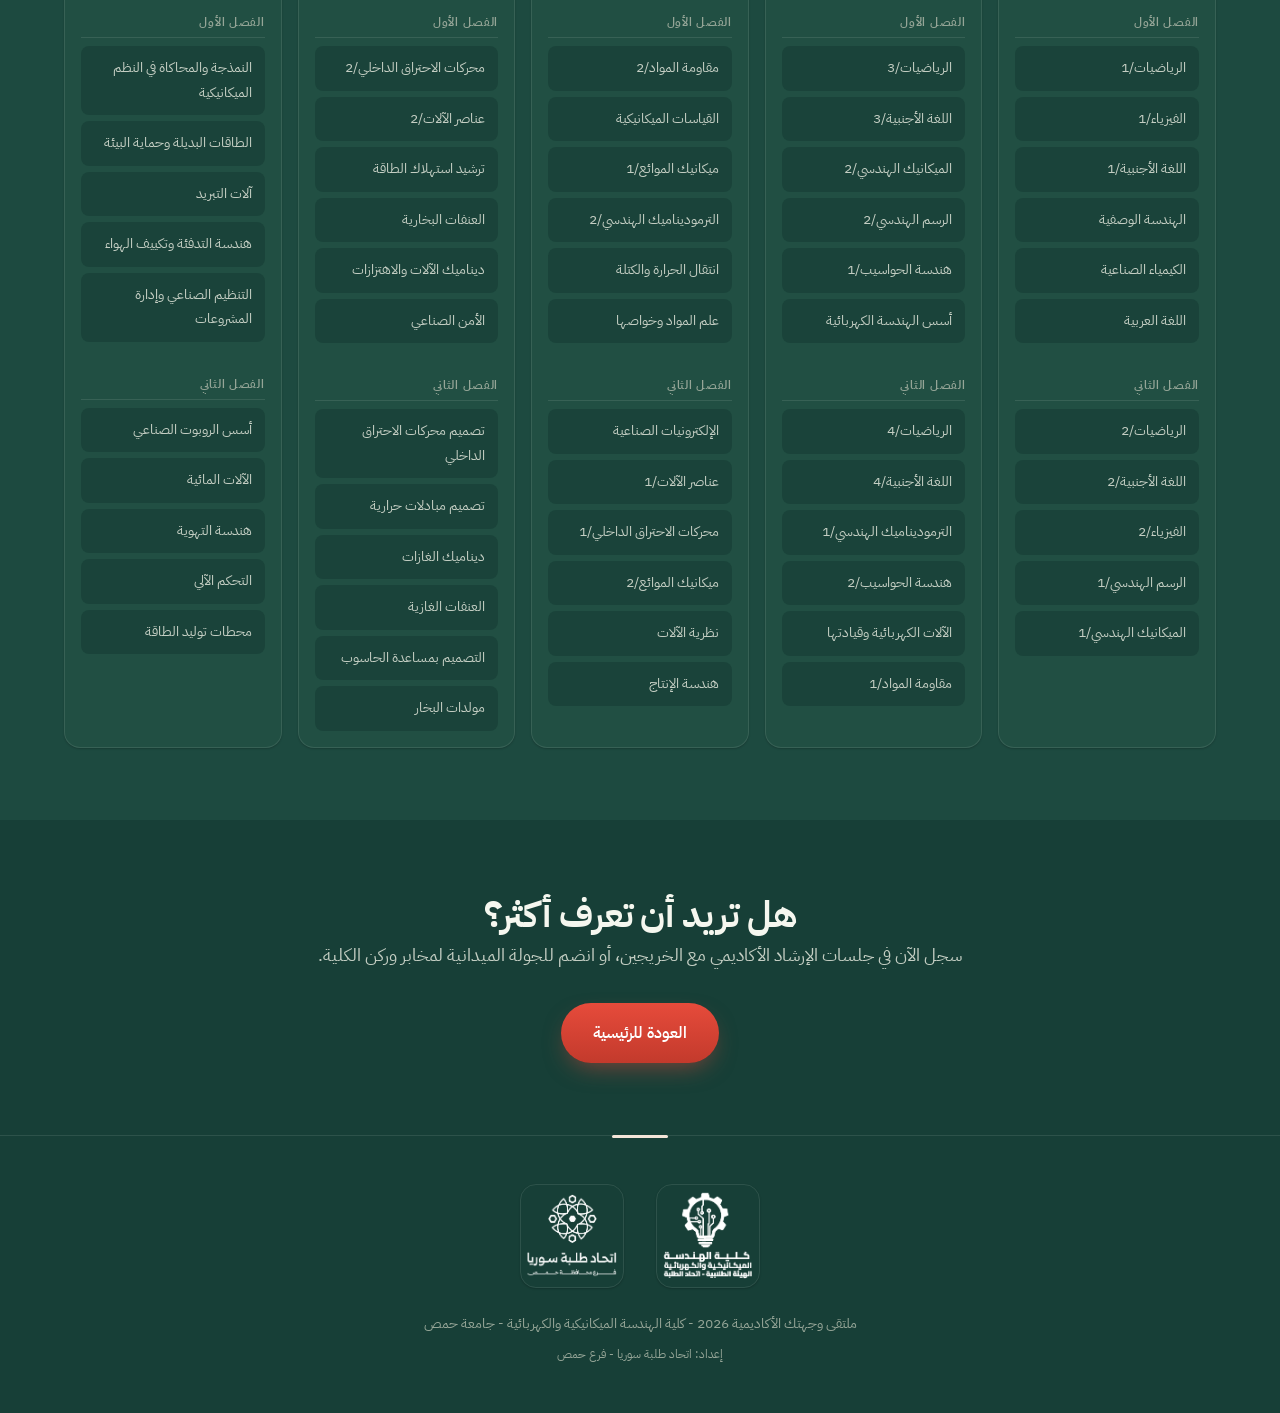
<file: departments/qowa.html>
<!DOCTYPE html>
<html lang="ar" dir="rtl" data-theme="dark">
<head>
  <meta charset="UTF-8">
  <meta name="viewport" content="width=device-width, initial-scale=1.0">
  <meta name="theme-color" content="#1A433A">
  <title data-page-title="page.title.qowa">هندسة القوى الميكانيكية | كلية الهندسة الميكانيكية والكهربائية</title>
  <meta name="description" content="التعريف بهندسة القوى الميكانيكية والخطة الدراسية ومجالات العمل - جامعة حمص" data-i18n-attr="content|seo.qowa.desc">
  <meta property="og:type" content="website">
  <meta property="og:site_name" content="كلية الهندسة الميكانيكية والكهربائية - جامعة حمص" data-i18n-attr="content|seo.siteName">
  <meta property="og:locale" content="ar_AR" data-i18n-attr="content|seo.locale">
  <meta property="og:url" content="https://3mrr07.github.io/mee/departments/qowa.html">
  <link rel="canonical" href="https://3mrr07.github.io/mee/departments/qowa.html">
  <meta property="og:title" content="هندسة القوى الميكانيكية | كلية الهندسة الميكانيكية والكهربائية" data-i18n-attr="content|page.title.qowa">
  <meta property="og:description" content="التعريف بهندسة القوى الميكانيكية والخطة الدراسية ومجالات العمل - جامعة حمص" data-i18n-attr="content|seo.qowa.desc">
  <meta property="og:image" content="https://3mrr07.github.io/mee/img/icon-512.png">
  <meta name="twitter:card" content="summary">
  <meta name="twitter:title" content="هندسة القوى الميكانيكية | كلية الهندسة الميكانيكية والكهربائية" data-i18n-attr="content|page.title.qowa">
  <meta name="twitter:description" content="التعريف بهندسة القوى الميكانيكية والخطة الدراسية ومجالات العمل - جامعة حمص" data-i18n-attr="content|seo.qowa.desc">
  <meta name="twitter:image" content="https://3mrr07.github.io/mee/img/icon-512.png">
  <link rel="icon" type="image/svg+xml" href="../img/favicon.svg">
  <link rel="preconnect" href="https://fonts.googleapis.com">
  <link rel="preconnect" href="https://fonts.gstatic.com" crossorigin>
  <link href="https://fonts.googleapis.com/css2?family=IBM+Plex+Sans+Arabic:wght@300;400;500;600;700&family=Inter:wght@300;400;500;600;700;800&display=swap" rel="stylesheet">
  <link rel="stylesheet" href="../css/style.css?v=14">
  <link rel="manifest" href="../manifest.json">
</head>
<body data-page="department" data-department="qowa">

  <!-- Top Bar -->
  <header class="topbar">
    <div class="container topbar-inner">
      <a href="../" class="topbar-logo">
        <img src="../img/itihad-icon.png?v=2" class="topbar-logo-img" alt="شعار اتحاد طلبة سوريا">
        <span data-i18n="nav.brand">كلية الهندسة الميكانيكية والكهربائية</span>
      </a>
      <div class="topbar-actions">
        <button id="theme-toggle" class="topbar-btn" onclick="toggleTheme()" aria-label="الوضع الليلي">&#9790;</button>
        <button id="lang-toggle" class="topbar-btn lang-toggle" onclick="toggleLanguage()" data-i18n="lang.label">EN</button>
      </div>
    </div>
  </header>

  <!-- Department Header -->
  <section class="dept-header" id="dept-header">
    <div class="container" style="position:relative;z-index:1">
      <a href="../" class="back-btn">&#8594; <span data-i18n="btn.back">العودة للرئيسية</span></a>
      <div class="dept-header-icon" id="dept-header-icon"></div>
      <h1 id="dept-header-title"></h1>
      <p id="dept-header-tag"></p>
    </div>
  </section>

  <!-- Content Sections -->
  <section class="section" style="padding-top:var(--space-2xl)">
    <div class="container">

      <!-- 1. About -->
      <div class="info-card animate-in">
        <h3 data-i18n="qow.aboutTitle">هندسة القوى الميكانيكية: ماذا ينبغي أن تعرف قبل أن تختارها؟</h3>
        <p style="color:var(--text-secondary);line-height:1.7" data-i18n="qow.aboutText">هندسة القوى الميكانيكية هي تخصص يركز على دراسة الطاقة، وكيفية تحويلها واستخدامها لتشغيل الآلات والأنظمة الميكانيكية المختلفة.</p>
      </div>

      <!-- 2. Self-guidance -->
      <div class="info-card animate-in text-center">
        <h3 data-i18n="qow.selfTitle">لا يكفي أن تسأل: «هل أحب هندسة الآلات؟»</h3>
        <p style="color:var(--text-secondary)" data-i18n="qow.selfLead">بل من المفيد أن تسأل:</p>
        <p class="mt-sm" style="font-weight:700;color:var(--text-primary)" data-i18n="qow.selfQ">«هل أجد متعتي في فهم ما يحدث داخل منظومة هندسية، وتحليل كيفية انتقال الطاقة وتحولها، ثم استخدام هذا الفهم لحل كل مشكلة واقعية؟»</p>
      </div>

      <!-- 3. Misconceptions -->
      <div class="info-card animate-in">
        <h3 data-i18n="qow.misconceptionTitle">تصحيح مفاهيم حول التخصص</h3>
        <p style="color:var(--text-secondary);line-height:1.7" data-i18n="qow.misconceptionText">إذا كنت تظن أن هندسة القوى هي مجرد ميكانيك سيارات ومحركات احتراق، فالحقيقة أنك ترى قشرة التخصص فقط! المحركات هي مجرد جزء بسيط من منظومة أضخم بكثير؛ وفي هذا القسم ستتعمق في علوم إنتاج الطاقة وتحويلها من شكل لآخر، وتدرس الآلات الحرارية، والتوربينات العملاقة، والأنظمة الهيدروليكية.</p>
      </div>

      <!-- 4. Duration -->
      <div class="info-card animate-in">
        <h3 data-i18n="qow.durTitle">كم تستمر الدراسة؟</h3>
        <p style="color:var(--text-secondary);line-height:1.7" data-i18n="qow.durText">تمتد في جامعة حمص خمس سنوات تتدرج خلالها من المقررات الأساسية الهندسية إلى المقررات التخصصية.</p>
      </div>

      <!-- 5. Topics -->
      <div class="info-card animate-in">
        <h3 data-i18n="qow.topTitle">ماذا يدرس طالب هندسة القوى الميكانيكية؟</h3>
        <p class="mb-md" style="color:var(--text-secondary);line-height:1.7" data-i18n="qow.topIntro">ستبدأ بالعلوم الأساسية، ثم تخوض في:</p>
        <div class="compare-common-list">
          <span class="compare-course-tag" data-i18n="qow.t1">الديناميكا الحرارية</span>
          <span class="compare-course-tag" data-i18n="qow.t2">ميكانيك الموائع</span>
          <span class="compare-course-tag" data-i18n="qow.t3">محطات الطاقة</span>
          <span class="compare-course-tag" data-i18n="qow.t4">التبريد والتكييف</span>
        </div>
      </div>

      <!-- 6. Nature -->
      <div class="info-card animate-in">
        <h3 data-i18n="qow.natTitle">كيف تكون الدراسة؟</h3>
        <p style="color:var(--text-secondary);line-height:1.7" data-i18n="qow.natText">نظام الدراسة يعتمد على معادلة متوازنة تجمع بين المحاضرات النظرية وحلقات البحث والتمارين التطبيقية. لن تجد نفسك أمام صفحات للقراءة والحفظ البصري فقط، بل ستواجه تحديات هندسية حقيقية تتطلب منك تحليل المنظومات وفهم سلوكها الفيزيائي.</p>
      </div>

      <!-- 7. Strengths -->
      <div class="info-card animate-in">
        <h3 data-i18n="qow.strengthTitle">أين تكمن قوة هذا التخصص؟</h3>
        <p style="color:var(--text-secondary);line-height:1.7" data-i18n="qow.strengthText">تكمن قوته وعمقه في أنك لا تتعامل مع آلة معزولة أو قطعة ميكانيكية صامتة، بل تتعلم كيف تفكك شيفرة «المنظومات المتكاملة». هذا المزيج الفريد يمنح التخصص هويته الخاصة التي تدمج بذكاء بين عمق الفيزياء، وحلول الهندسة الابتكارية.</p>
      </div>

      <!-- 8. Careers -->
      <div class="info-card animate-in">
        <h3 data-i18n="qow.careersTitle">أين تستثمر شهادتك بعد التخرج؟</h3>
        <p class="mb-md" style="color:var(--text-secondary);line-height:1.7" data-i18n="qow.careersLead">هندسة القوى الميكانيكية توفر لك مرونة مهنية عالية تتيح لك الانطلاق في عدة قطاعات إستراتيجية بناءً على مهاراتك التنافسية، ومنها:</p>
        <div class="uni-grid">
          <div class="uni-card">
            <div class="uni-card-icon"><svg xmlns="http://www.w3.org/2000/svg" viewBox="0 0 24 24" fill="none" stroke="currentColor" stroke-width="1.8" stroke-linecap="round" stroke-linejoin="round"><path d="M2 20h20"/><path d="M4 20V8l5 4V8l5 4V4h6v16"/></svg></div>
            <h4 data-i18n="qow.k1t">المنشآت الصناعية (Industrial plants)</h4>
            <p data-i18n="qow.k1d">إدارة وتطوير خطوط الإنتاج والمعدات الميكانيكية في المصانع.</p>
          </div>
          <div class="uni-card">
            <div class="uni-card-icon"><svg xmlns="http://www.w3.org/2000/svg" viewBox="0 0 24 24" fill="none" stroke="currentColor" stroke-width="1.8" stroke-linecap="round" stroke-linejoin="round"><rect x="2" y="3" width="20" height="14" rx="2"/><path d="M8 21h8M12 17v4"/></svg></div>
            <h4 data-i18n="qow.k2t">أنظمة التبريد والتكييف (HVAC)</h4>
            <p data-i18n="qow.k2d">تصميم واختبار وتوفير حلول التكييف والتبريد للمباني والمنشآت الضخمة.</p>
          </div>
          <div class="uni-card">
            <div class="uni-card-icon"><svg xmlns="http://www.w3.org/2000/svg" viewBox="0 0 24 24" fill="none" stroke="currentColor" stroke-width="1.8" stroke-linecap="round" stroke-linejoin="round"><path d="M13 2L3 14h9l-1 8 10-12h-9l1-8z"/></svg></div>
            <h4 data-i18n="qow.k3t">محطات توليد الطاقة (Power generation stations)</h4>
            <p data-i18n="qow.k3d">التشغيل والإشراف على محطات الطاقة الكهربائية والحرارية والتوربينات.</p>
          </div>
          <div class="uni-card">
            <div class="uni-card-icon"><svg xmlns="http://www.w3.org/2000/svg" viewBox="0 0 24 24" fill="none" stroke="currentColor" stroke-width="1.8" stroke-linecap="round" stroke-linejoin="round"><path d="M22 12h-4l-3 9L9 3l-3 9H2"/></svg></div>
            <h4 data-i18n="qow.k4t">تشغيل المنظومات الميكانيكية وأنظمة الطاقة الحرارية</h4>
            <p data-i18n="qow.k4d">إدارة وتحليل كفاءة شبكات الضغط، الهيدروليك، والمنظومات الحرارية المتكاملة.</p>
          </div>
        </div>
      </div>

    </div>
  </section>

  <!-- Study Plan -->
  <section class="section" style="background:var(--bg-secondary)">
    <div class="container">
      <div class="section-header">
        <span class="section-label" data-i18n="dept.study.label">الخطة الدراسية</span>
        <h2 data-i18n="dept.study.title">5 سنوات - 10 فصول</h2>
        <p><span data-i18n="dept.study.subtitle">الخطة الدراسية الكاملة لفرع</span> <span id="dept-study-name"></span></p>
      </div>
      <div id="study-plan"></div>
    </div>
  </section>

  <!-- CTA -->
  <section class="section text-center">
    <div class="container">
      <h2 data-i18n="dept.cta.title">هل تريد أن تعرف أكثر؟</h2>
      <p class="mb-xl" style="color:var(--text-secondary);font-size:var(--text-lg)" data-i18n="dept.cta.text">سجل الآن في جلسات الإرشاد الأكاديمي مع الخريجين، أو انضم للجولة الميدانية لمخابر وركن الكلية.</p>
      <a href="../" class="btn btn-primary" data-i18n="dept.cta.btn">العودة للرئيسية</a>
    </div>
  </section>

  <!-- Footer -->
  <footer class="footer">
    <div class="container">
      <div class="footer-logos">
        <img src="../img/mee-logo.png?v=2" class="footer-logo" alt="شعار الهيئة الطلابية - كلية الهندسة الميكانيكية والكهربائية">
        <img src="../img/itihad-logo.png?v=2" class="footer-logo" alt="شعار اتحاد طلبة سوريا - فرع حمص">
      </div>
      <p data-i18n="footer.line1">ملتقى وجهتك الأكاديمية 2026 - كلية الهندسة الميكانيكية والكهربائية - جامعة حمص</p>
      <p class="mt-sm" style="font-size:0.75rem" data-i18n="footer.line2">إعداد: اتحاد طلبة سوريا - فرع حمص</p>
    </div>
  </footer>

  <script src="../js/site-data.js?v=8"></script>
  <script src="../js/translations.js?v=17"></script>
  <script src="../js/i18n.js?v=6"></script>
  <script src="../js/main.js?v=6"></script>
</body>
</html>
</file>
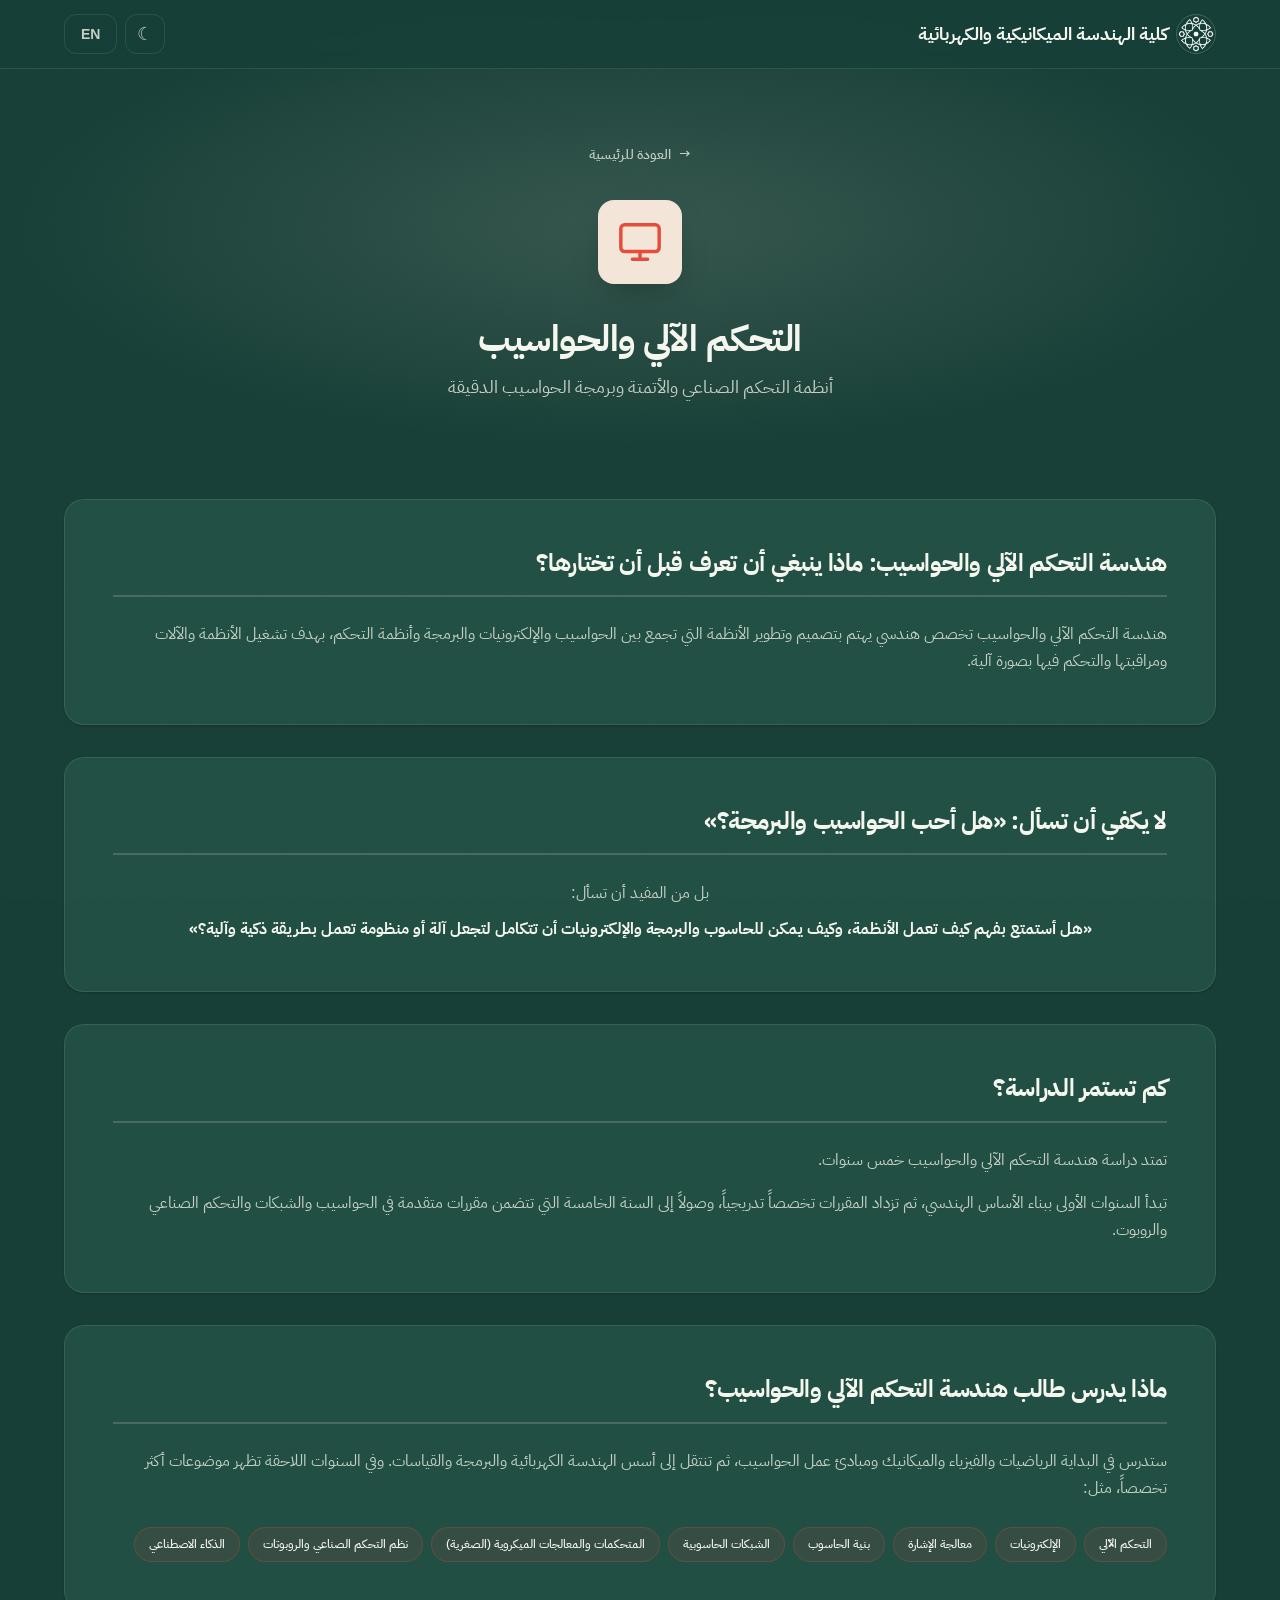
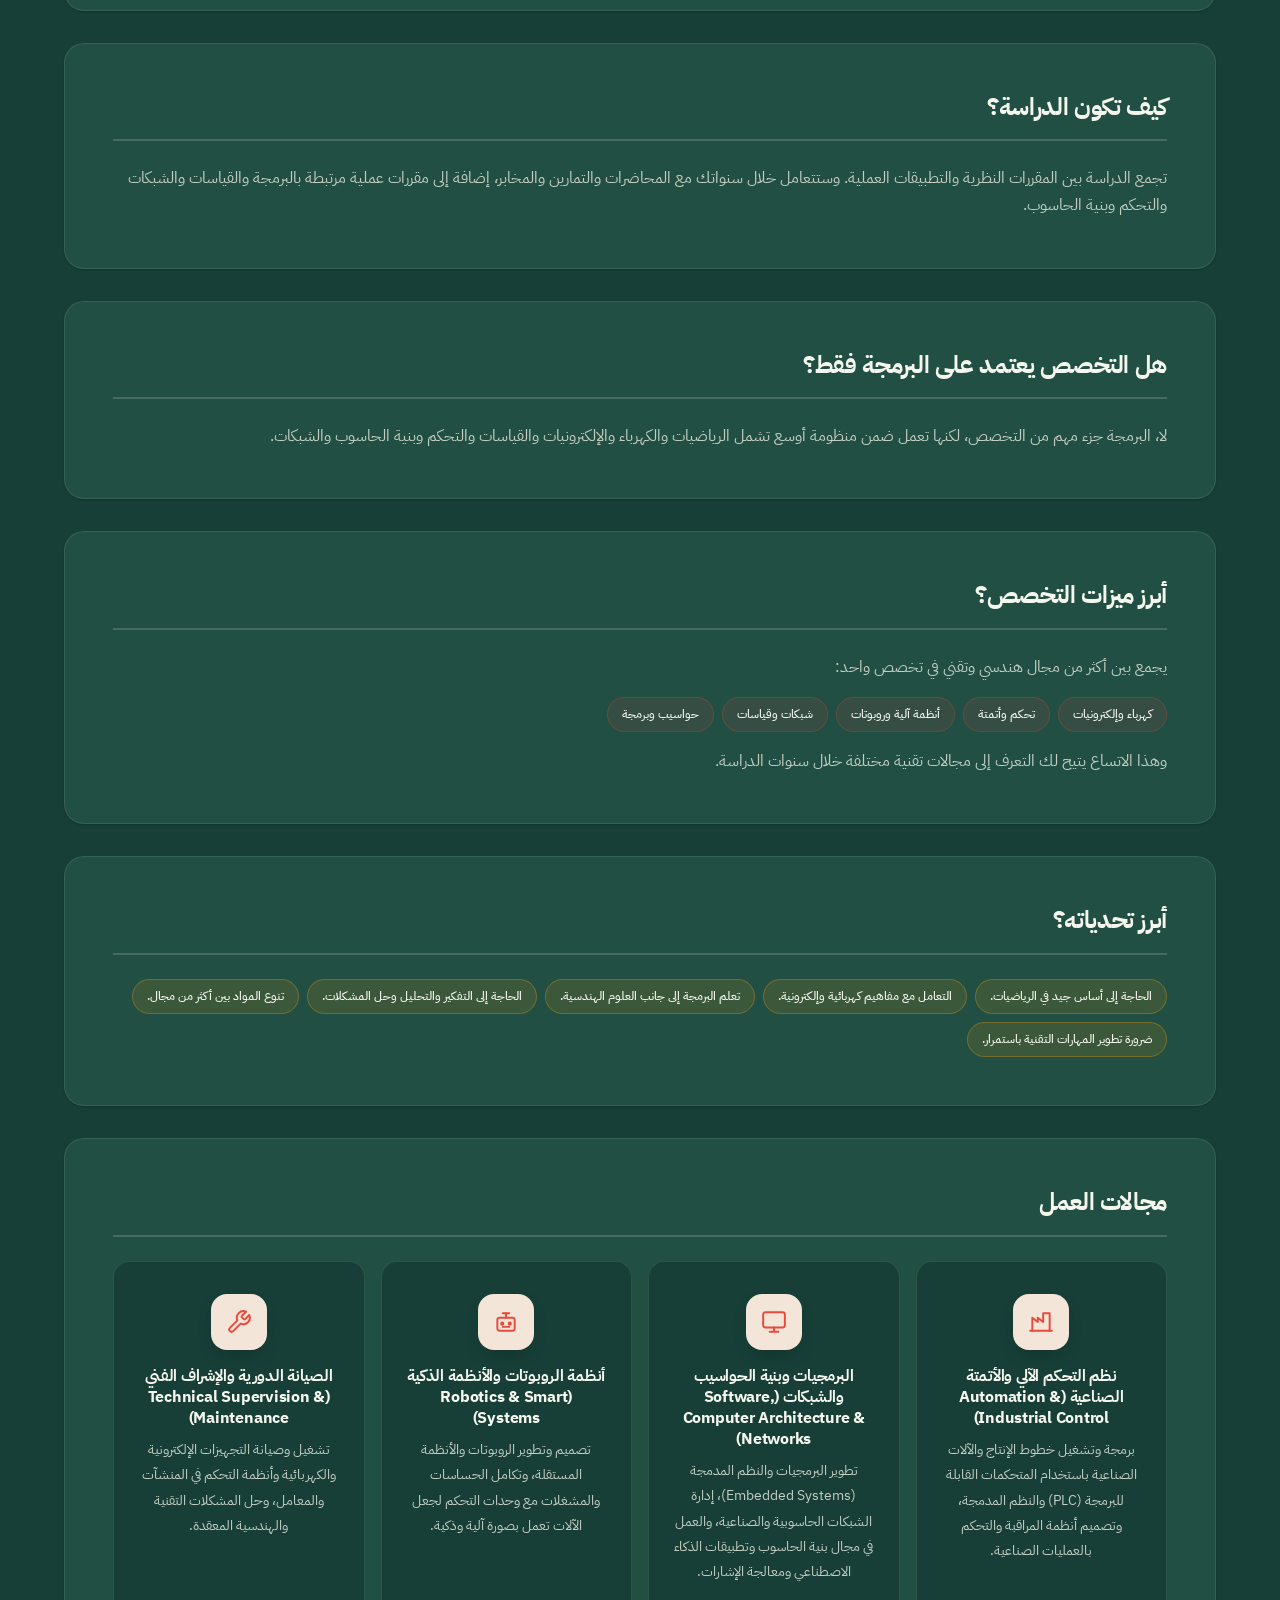
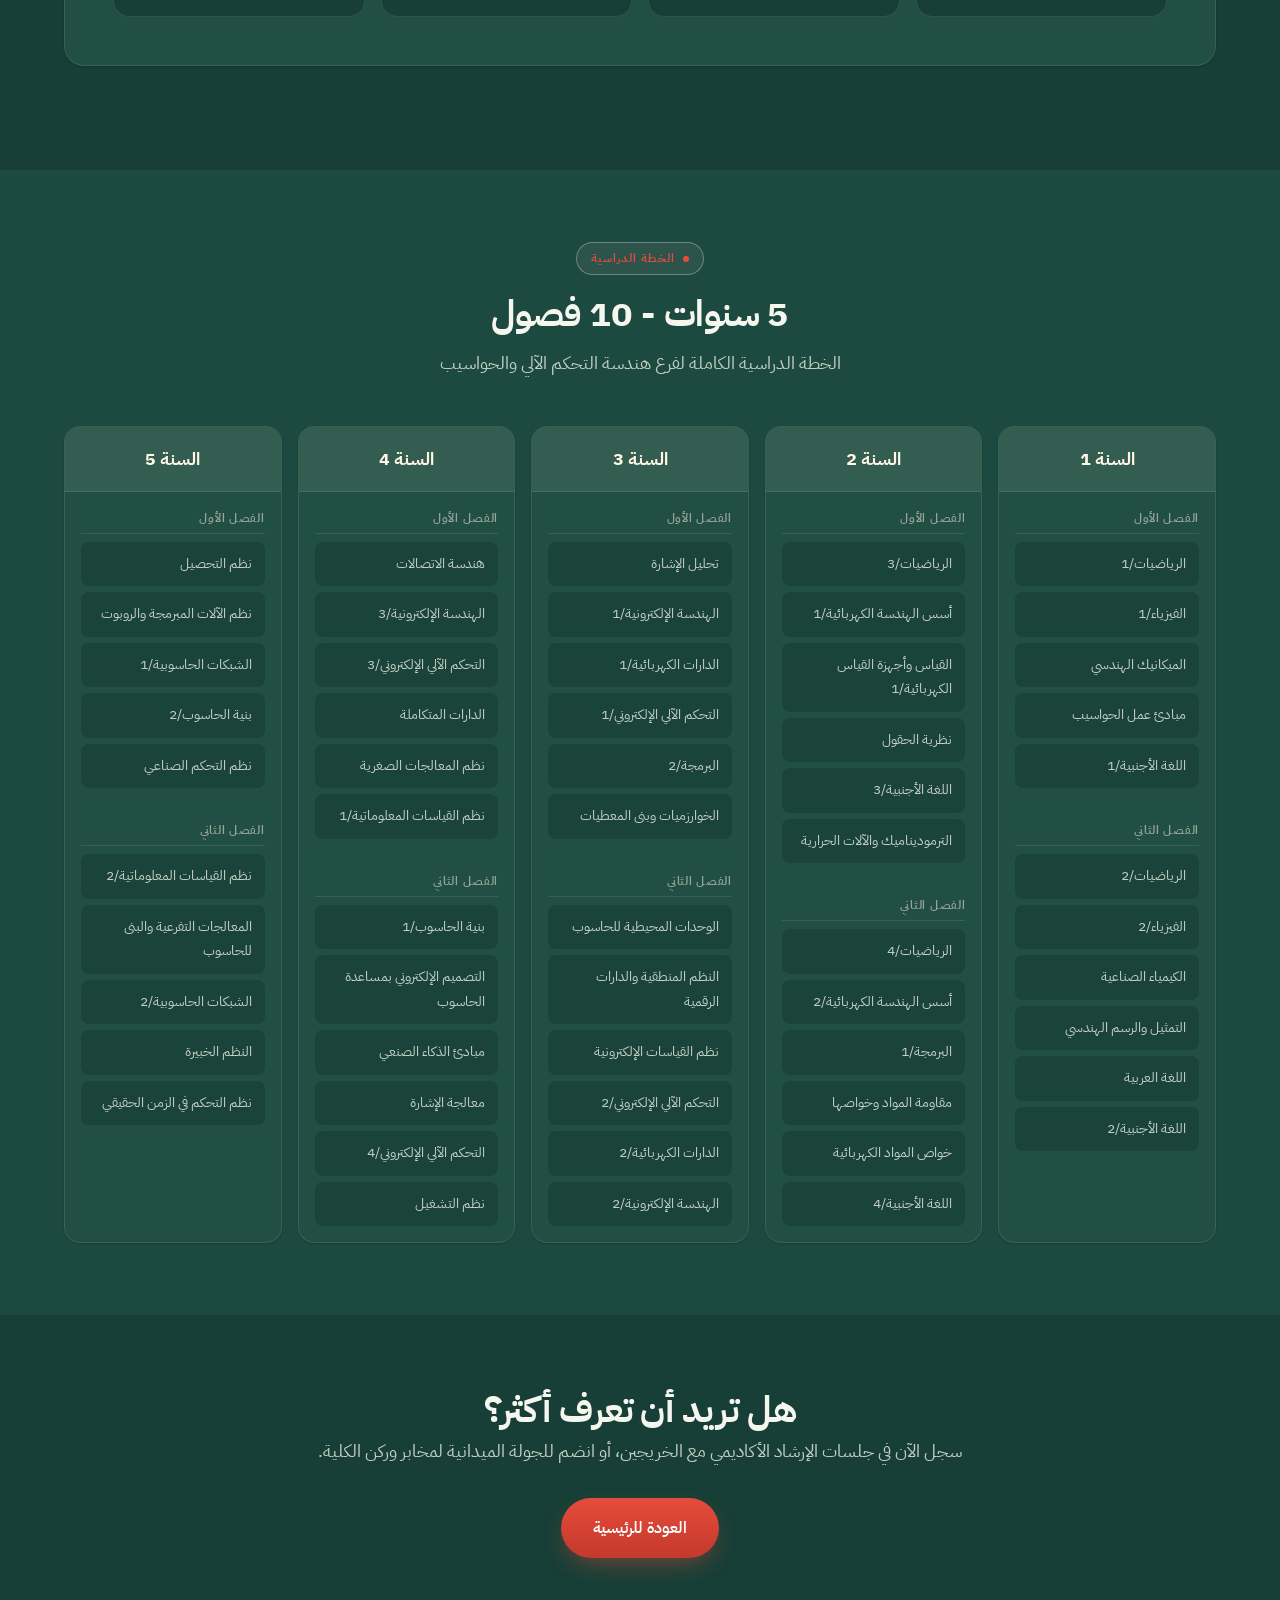
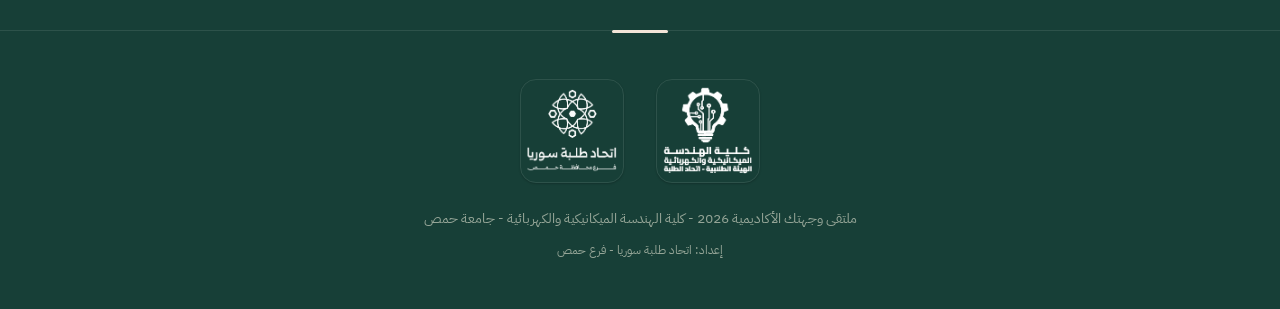
<file: departments/tahakum.html>
<!DOCTYPE html>
<html lang="ar" dir="rtl" data-theme="dark">
<head>
  <meta charset="UTF-8">
  <meta name="viewport" content="width=device-width, initial-scale=1.0">
  <meta name="theme-color" content="#1A433A">
  <title data-page-title="page.title.tahakum">هندسة التحكم الآلي والحواسيب | كلية الهندسة الميكانيكية والكهربائية</title>
  <meta name="description" content="التعريف بهندسة التحكم الآلي والحواسيب والخطة الدراسية ومجالات العمل - جامعة حمص" data-i18n-attr="content|seo.tahakum.desc">
  <meta property="og:type" content="website">
  <meta property="og:site_name" content="كلية الهندسة الميكانيكية والكهربائية - جامعة حمص" data-i18n-attr="content|seo.siteName">
  <meta property="og:locale" content="ar_AR" data-i18n-attr="content|seo.locale">
  <meta property="og:url" content="https://3mrr07.github.io/mee/departments/tahakum.html">
  <link rel="canonical" href="https://3mrr07.github.io/mee/departments/tahakum.html">
  <meta property="og:title" content="هندسة التحكم الآلي والحواسيب | كلية الهندسة الميكانيكية والكهربائية" data-i18n-attr="content|page.title.tahakum">
  <meta property="og:description" content="التعريف بهندسة التحكم الآلي والحواسيب والخطة الدراسية ومجالات العمل - جامعة حمص" data-i18n-attr="content|seo.tahakum.desc">
  <meta property="og:image" content="https://3mrr07.github.io/mee/img/icon-512.png">
  <meta name="twitter:card" content="summary">
  <meta name="twitter:title" content="هندسة التحكم الآلي والحواسيب | كلية الهندسة الميكانيكية والكهربائية" data-i18n-attr="content|page.title.tahakum">
  <meta name="twitter:description" content="التعريف بهندسة التحكم الآلي والحواسيب والخطة الدراسية ومجالات العمل - جامعة حمص" data-i18n-attr="content|seo.tahakum.desc">
  <meta name="twitter:image" content="https://3mrr07.github.io/mee/img/icon-512.png">
  <link rel="icon" type="image/svg+xml" href="../img/favicon.svg">
  <link rel="preconnect" href="https://fonts.googleapis.com">
  <link rel="preconnect" href="https://fonts.gstatic.com" crossorigin>
  <link href="https://fonts.googleapis.com/css2?family=IBM+Plex+Sans+Arabic:wght@300;400;500;600;700&family=Inter:wght@300;400;500;600;700;800&display=swap" rel="stylesheet">
  <link rel="stylesheet" href="../css/style.css?v=14">
  <link rel="manifest" href="../manifest.json">
</head>
<body data-page="department" data-department="tahakum">

  <!-- Top Bar -->
  <header class="topbar">
    <div class="container topbar-inner">
      <a href="../" class="topbar-logo">
        <img src="../img/itihad-icon.png?v=2" class="topbar-logo-img" alt="شعار اتحاد طلبة سوريا">
        <span data-i18n="nav.brand">كلية الهندسة الميكانيكية والكهربائية</span>
      </a>
      <div class="topbar-actions">
        <button id="theme-toggle" class="topbar-btn" onclick="toggleTheme()" aria-label="الوضع الليلي">&#9790;</button>
        <button id="lang-toggle" class="topbar-btn lang-toggle" onclick="toggleLanguage()" data-i18n="lang.label">EN</button>
      </div>
    </div>
  </header>

  <!-- Department Header -->
  <section class="dept-header" id="dept-header">
    <div class="container" style="position:relative;z-index:1">
      <a href="../" class="back-btn">&#8594; <span data-i18n="btn.back">العودة للرئيسية</span></a>
      <div class="dept-header-icon" id="dept-header-icon"></div>
      <h1 id="dept-header-title"></h1>
      <p id="dept-header-tag"></p>
    </div>
  </section>

  <!-- 1. About -->
  <section class="section" style="padding-top:var(--space-2xl)">
    <div class="container">
      <div class="info-card animate-in">
        <h3 data-i18n="tah.aboutTitle">هندسة التحكم الآلي والحواسيب: ماذا ينبغي أن تعرف قبل أن تختارها؟</h3>
        <p style="color:var(--text-secondary);line-height:1.7" data-i18n="tah.aboutText">هندسة التحكم الآلي والحواسيب تخصص هندسي يهتم بتصميم وتطوير الأنظمة التي تجمع بين الحواسيب والإلكترونيات والبرمجة وأنظمة التحكم، بهدف تشغيل الأنظمة والآلات ومراقبتها والتحكم فيها بصورة آلية.</p>
      </div>

      <!-- 3. Self guidance -->
      <div class="info-card animate-in text-center">
        <h3 data-i18n="tah.selfTitle">لا يكفي أن تسأل: «هل أحب الحواسيب والبرمجة؟»</h3>
        <p style="color:var(--text-secondary)" data-i18n="tah.selfLead">بل من المفيد أن تسأل:</p>
        <p class="mt-sm" style="font-weight:700;color:var(--text-primary)" data-i18n="tah.selfQ">«هل أستمتع بفهم كيف تعمل الأنظمة، وكيف يمكن للحاسوب والبرمجة والإلكترونيات أن تتكامل لتجعل آلة أو منظومة تعمل بطريقة ذكية وآلية؟»</p>
      </div>

      <!-- 4. Duration -->
      <div class="info-card animate-in">
        <h3 data-i18n="tah.durTitle">كم تستمر الدراسة؟</h3>
        <p style="color:var(--text-secondary);line-height:1.7" data-i18n="tah.dur1">تمتد دراسة هندسة التحكم الآلي والحواسيب خمس سنوات.</p>
        <p class="mt-md" style="color:var(--text-secondary);line-height:1.7" data-i18n="tah.dur2">تبدأ السنوات الأولى ببناء الأساس الهندسي، ثم تزداد المقررات تخصصاً تدريجياً، وصولاً إلى السنة الخامسة التي تتضمن مقررات متقدمة في الحواسيب والشبكات والتحكم الصناعي والروبوت.</p>
      </div>

      <!-- 5. Topics -->
      <div class="info-card animate-in">
        <h3 data-i18n="tah.topTitle">ماذا يدرس طالب هندسة التحكم الآلي والحواسيب؟</h3>
        <p class="mb-lg" style="color:var(--text-secondary);line-height:1.7" data-i18n="tah.topIntro">ستدرس في البداية الرياضيات والفيزياء والميكانيك ومبادئ عمل الحواسيب، ثم تنتقل إلى أسس الهندسة الكهربائية والبرمجة والقياسات. وفي السنوات اللاحقة تظهر موضوعات أكثر تخصصاً، مثل:</p>
        <div class="compare-common-list">
          <span class="compare-course-tag" data-i18n="tah.t1">التحكم الآلي</span>
          <span class="compare-course-tag" data-i18n="tah.t2">الإلكترونيات</span>
          <span class="compare-course-tag" data-i18n="tah.t3">معالجة الإشارة</span>
          <span class="compare-course-tag" data-i18n="tah.t4">بنية الحاسوب</span>
          <span class="compare-course-tag" data-i18n="tah.t5">الشبكات الحاسوبية</span>
          <span class="compare-course-tag" data-i18n="tah.t6">المتحكمات والمعالجات الميكروية (الصغرية)</span>
          <span class="compare-course-tag" data-i18n="tah.t7">نظم التحكم الصناعي والروبوتات</span>
          <span class="compare-course-tag" data-i18n="tah.t8">الذكاء الاصطناعي</span>
        </div>
      </div>

      <!-- 6. Nature -->
      <div class="info-card animate-in">
        <h3 data-i18n="tah.natTitle">كيف تكون الدراسة؟</h3>
        <p style="color:var(--text-secondary);line-height:1.7" data-i18n="tah.natText">تجمع الدراسة بين المقررات النظرية والتطبيقات العملية. وستتعامل خلال سنواتك مع المحاضرات والتمارين والمخابر، إضافة إلى مقررات عملية مرتبطة بالبرمجة والقياسات والشبكات والتحكم وبنية الحاسوب.</p>
      </div>

      <!-- 7. Programming -->
      <div class="info-card animate-in">
        <h3 data-i18n="tah.progTitle">هل التخصص يعتمد على البرمجة فقط؟</h3>
        <p style="color:var(--text-secondary);line-height:1.7" data-i18n="tah.progText">لا، البرمجة جزء مهم من التخصص، لكنها تعمل ضمن منظومة أوسع تشمل الرياضيات والكهرباء والإلكترونيات والقياسات والتحكم وبنية الحاسوب والشبكات.</p>
      </div>

      <!-- 8. Advantages -->
      <div class="info-card animate-in">
        <h3 data-i18n="tah.featTitle">أبرز ميزات التخصص؟</h3>
        <p class="mb-md" style="color:var(--text-secondary);line-height:1.7" data-i18n="tah.featIntro">يجمع بين أكثر من مجال هندسي وتقني في تخصص واحد:</p>
        <div class="compare-common-list">
          <span class="compare-course-tag" data-i18n="tah.f1">كهرباء وإلكترونيات</span>
          <span class="compare-course-tag" data-i18n="tah.f2">تحكم وأتمتة</span>
          <span class="compare-course-tag" data-i18n="tah.f3">أنظمة آلية وروبوتات</span>
          <span class="compare-course-tag" data-i18n="tah.f4">شبكات وقياسات</span>
          <span class="compare-course-tag" data-i18n="tah.f5">حواسيب وبرمجة</span>
        </div>
        <p class="mt-md" style="color:var(--text-secondary);line-height:1.7" data-i18n="tah.featEnd">وهذا الاتساع يتيح لك التعرف إلى مجالات تقنية مختلفة خلال سنوات الدراسة.</p>
      </div>

      <!-- 9. Challenges -->
      <div class="info-card animate-in">
        <h3 data-i18n="tah.chalTitle">أبرز تحدياته؟</h3>
        <div class="compare-common-list">
          <span class="compare-course-tag compare-course-tag--challenge" data-i18n="tah.c1">الحاجة إلى أساس جيد في الرياضيات.</span>
          <span class="compare-course-tag compare-course-tag--challenge" data-i18n="tah.c2">التعامل مع مفاهيم كهربائية وإلكترونية.</span>
          <span class="compare-course-tag compare-course-tag--challenge" data-i18n="tah.c3">تعلم البرمجة إلى جانب العلوم الهندسية.</span>
          <span class="compare-course-tag compare-course-tag--challenge" data-i18n="tah.c4">الحاجة إلى التفكير والتحليل وحل المشكلات.</span>
          <span class="compare-course-tag compare-course-tag--challenge" data-i18n="tah.c5">تنوع المواد بين أكثر من مجال.</span>
          <span class="compare-course-tag compare-course-tag--challenge" data-i18n="tah.c6">ضرورة تطوير المهارات التقنية باستمرار.</span>
        </div>
      </div>

      <!-- 10. Careers -->
      <div class="info-card animate-in">
        <h3 data-i18n="tah.careersTitle">مجالات العمل</h3>
        <div class="uni-grid">
          <div class="uni-card">
            <div class="uni-card-icon"><svg xmlns="http://www.w3.org/2000/svg" viewBox="0 0 24 24" fill="none" stroke="currentColor" stroke-width="1.8" stroke-linecap="round" stroke-linejoin="round"><path d="M2 20h20"/><path d="M4 20V8l5 4V8l5 4V4h6v16"/></svg></div>
            <h4 data-i18n="tah.k1t">نظم التحكم الآلي والأتمتة الصناعية (Automation & Industrial Control)</h4>
            <p data-i18n="tah.k1d">برمجة وتشغيل خطوط الإنتاج والآلات الصناعية باستخدام المتحكمات القابلة للبرمجة (PLC) والنظم المدمجة، وتصميم أنظمة المراقبة والتحكم بالعمليات الصناعية.</p>
          </div>
          <div class="uni-card">
            <div class="uni-card-icon"><svg xmlns="http://www.w3.org/2000/svg" viewBox="0 0 24 24" fill="none" stroke="currentColor" stroke-width="1.8" stroke-linecap="round" stroke-linejoin="round"><rect x="2" y="3" width="20" height="14" rx="2"/><path d="M8 21h8M12 17v4"/></svg></div>
            <h4 data-i18n="tah.k2t">البرمجيات وبنية الحواسيب والشبكات (Software, Computer Architecture & Networks)</h4>
            <p data-i18n="tah.k2d">تطوير البرمجيات والنظم المدمجة (Embedded Systems)، إدارة الشبكات الحاسوبية والصناعية، والعمل في مجال بنية الحاسوب وتطبيقات الذكاء الاصطناعي ومعالجة الإشارات.</p>
          </div>
          <div class="uni-card">
            <div class="uni-card-icon"><svg xmlns="http://www.w3.org/2000/svg" viewBox="0 0 24 24" fill="none" stroke="currentColor" stroke-width="1.8" stroke-linecap="round" stroke-linejoin="round"><rect x="4" y="8" width="16" height="12" rx="2"/><path d="M12 4v4"/><path d="M9 4h6"/><circle cx="8.5" cy="13.5" r="1"/><circle cx="15.5" cy="13.5" r="1"/><path d="M9 16.5h6"/></svg></div>
            <h4 data-i18n="tah.k3t">أنظمة الروبوتات والأنظمة الذكية (Robotics & Smart Systems)</h4>
            <p data-i18n="tah.k3d">تصميم وتطوير الروبوتات والأنظمة المستقلة، وتكامل الحساسات والمشغلات مع وحدات التحكم لجعل الآلات تعمل بصورة آلية وذكية.</p>
          </div>
          <div class="uni-card">
            <div class="uni-card-icon"><svg xmlns="http://www.w3.org/2000/svg" viewBox="0 0 24 24" fill="none" stroke="currentColor" stroke-width="1.8" stroke-linecap="round" stroke-linejoin="round"><path d="M14.7 6.3a1 1 0 0 0 0 1.4l1.6 1.6a1 1 0 0 0 1.4 0l3.77-3.77a6 6 0 0 1-7.94 7.94l-6.91 6.91a2.12 2.12 0 0 1-3-3l6.91-6.91a6 6 0 0 1 7.94-7.94l-3.76 3.76z"/></svg></div>
            <h4 data-i18n="tah.k4t">الصيانة الدورية والإشراف الفني (Technical Supervision & Maintenance)</h4>
            <p data-i18n="tah.k4d">تشغيل وصيانة التجهيزات الإلكترونية والكهربائية وأنظمة التحكم في المنشآت والمعامل، وحل المشكلات التقنية والهندسية المعقدة.</p>
          </div>
        </div>
      </div>
    </div>
  </section>

  <!-- Study Plan -->
  <section class="section" style="background:var(--bg-secondary)">
    <div class="container">
      <div class="section-header">
        <span class="section-label" data-i18n="dept.study.label">الخطة الدراسية</span>
        <h2 data-i18n="dept.study.title">5 سنوات - 10 فصول</h2>
        <p><span data-i18n="dept.study.subtitle">الخطة الدراسية الكاملة لفرع</span> <span id="dept-study-name"></span></p>
      </div>
      <div id="study-plan"></div>
    </div>
  </section>

  <!-- CTA -->
  <section class="section text-center">
    <div class="container">
      <h2 data-i18n="dept.cta.title">هل تريد أن تعرف أكثر؟</h2>
      <p class="mb-xl" style="color:var(--text-secondary);font-size:var(--text-lg)" data-i18n="dept.cta.text">سجل الآن في جلسات الإرشاد الأكاديمي مع الخريجين، أو انضم للجولة الميدانية لمخابر وركن الكلية.</p>
      <a href="../" class="btn btn-primary" data-i18n="dept.cta.btn">العودة للرئيسية</a>
    </div>
  </section>

  <!-- Footer -->
  <footer class="footer">
    <div class="container">
      <div class="footer-logos">
        <img src="../img/mee-logo.png?v=2" class="footer-logo" alt="شعار الهيئة الطلابية - كلية الهندسة الميكانيكية والكهربائية">
        <img src="../img/itihad-logo.png?v=2" class="footer-logo" alt="شعار اتحاد طلبة سوريا - فرع حمص">
      </div>
      <p data-i18n="footer.line1">ملتقى وجهتك الأكاديمية 2026 - كلية الهندسة الميكانيكية والكهربائية - جامعة حمص</p>
      <p class="mt-sm" style="font-size:0.75rem" data-i18n="footer.line2">إعداد: اتحاد طلبة سوريا - فرع حمص</p>
    </div>
  </footer>

  <script src="../js/site-data.js?v=8"></script>
  <script src="../js/translations.js?v=17"></script>
  <script src="../js/i18n.js?v=6"></script>
  <script src="../js/main.js?v=6"></script>
</body>
</html>
</file>
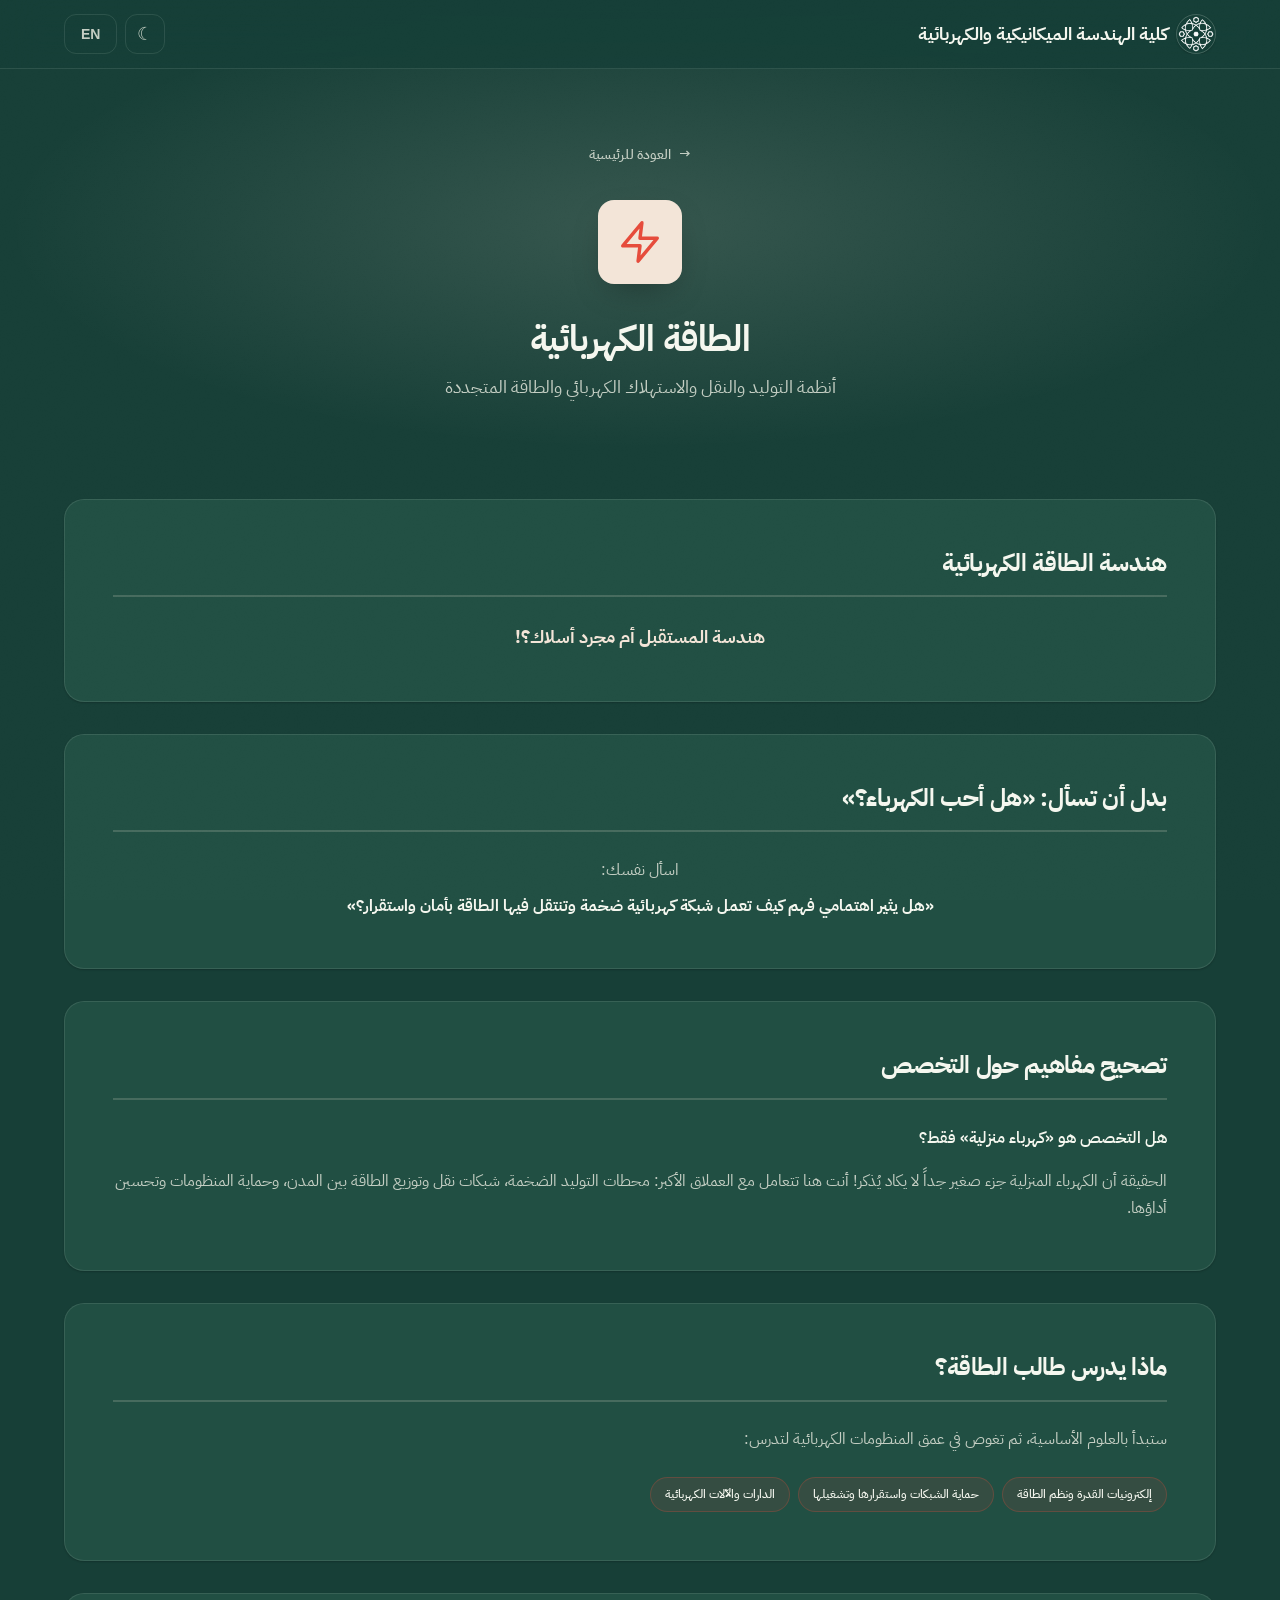
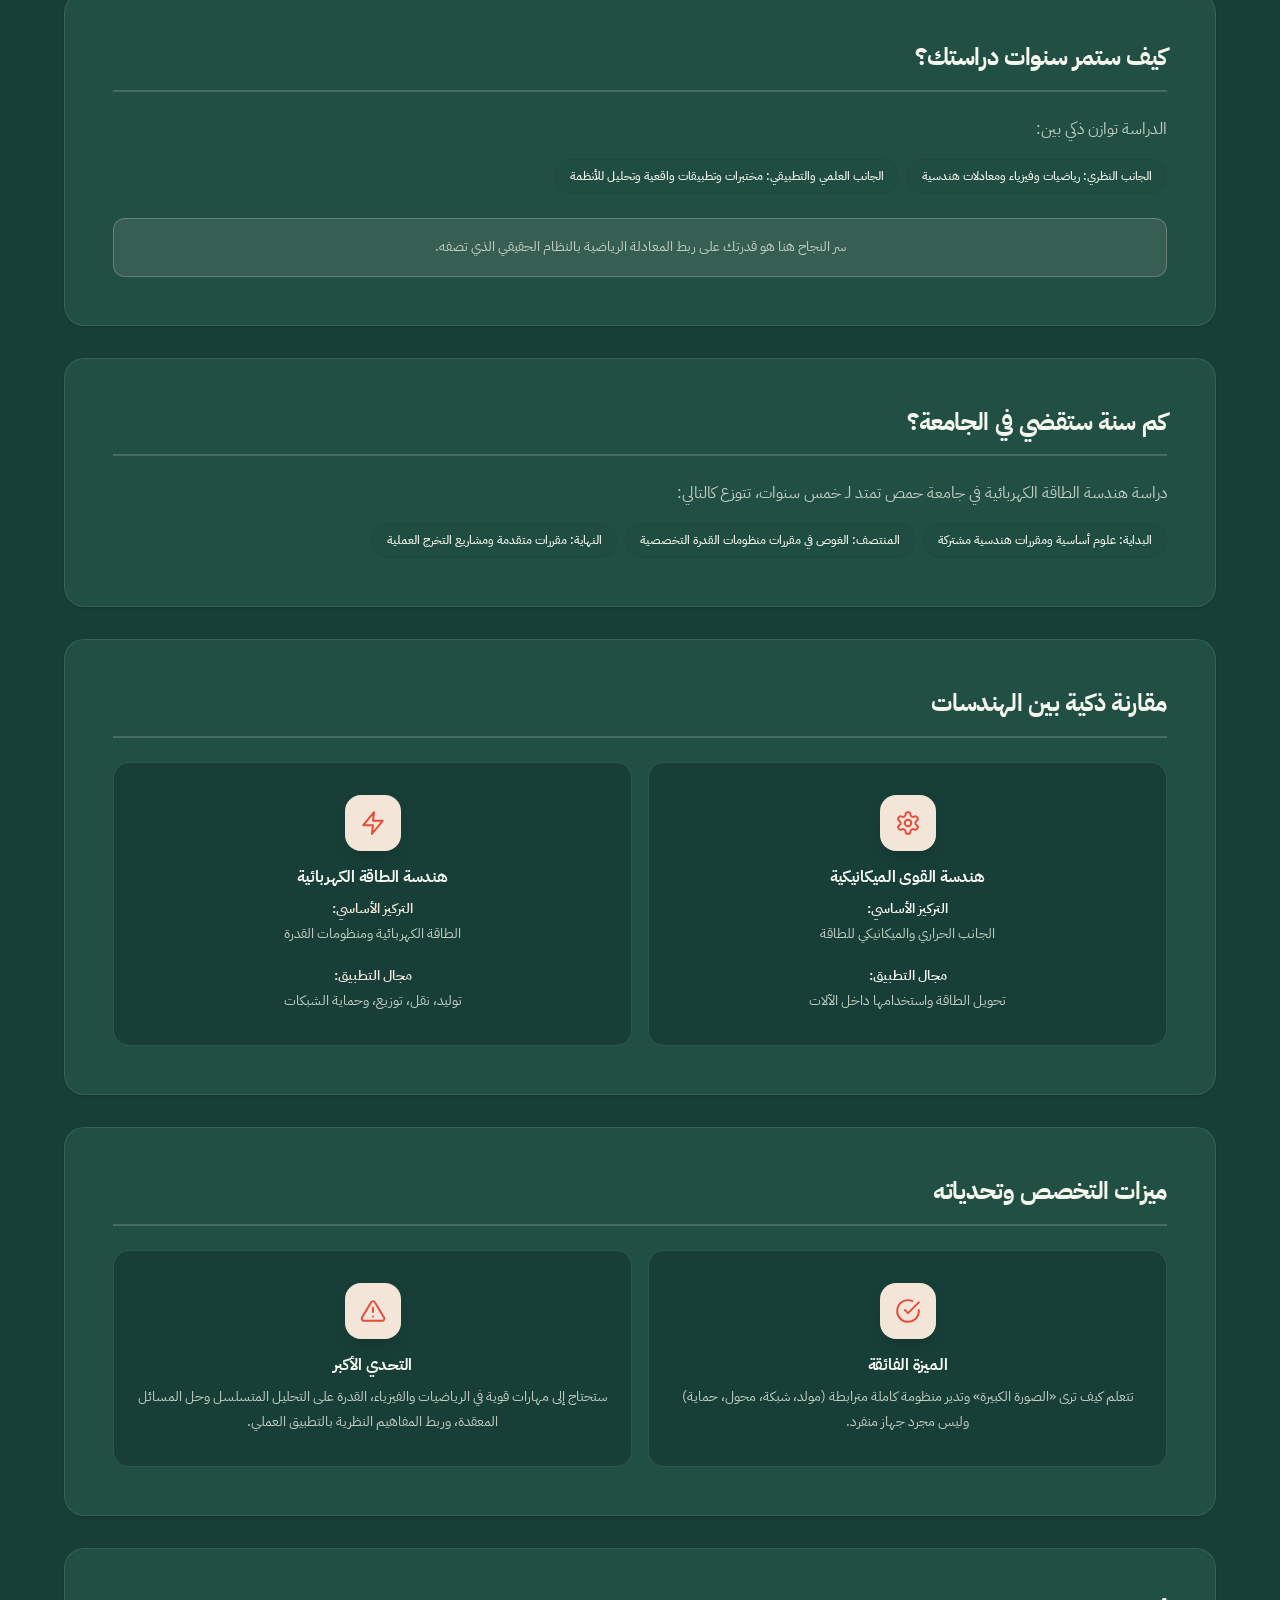
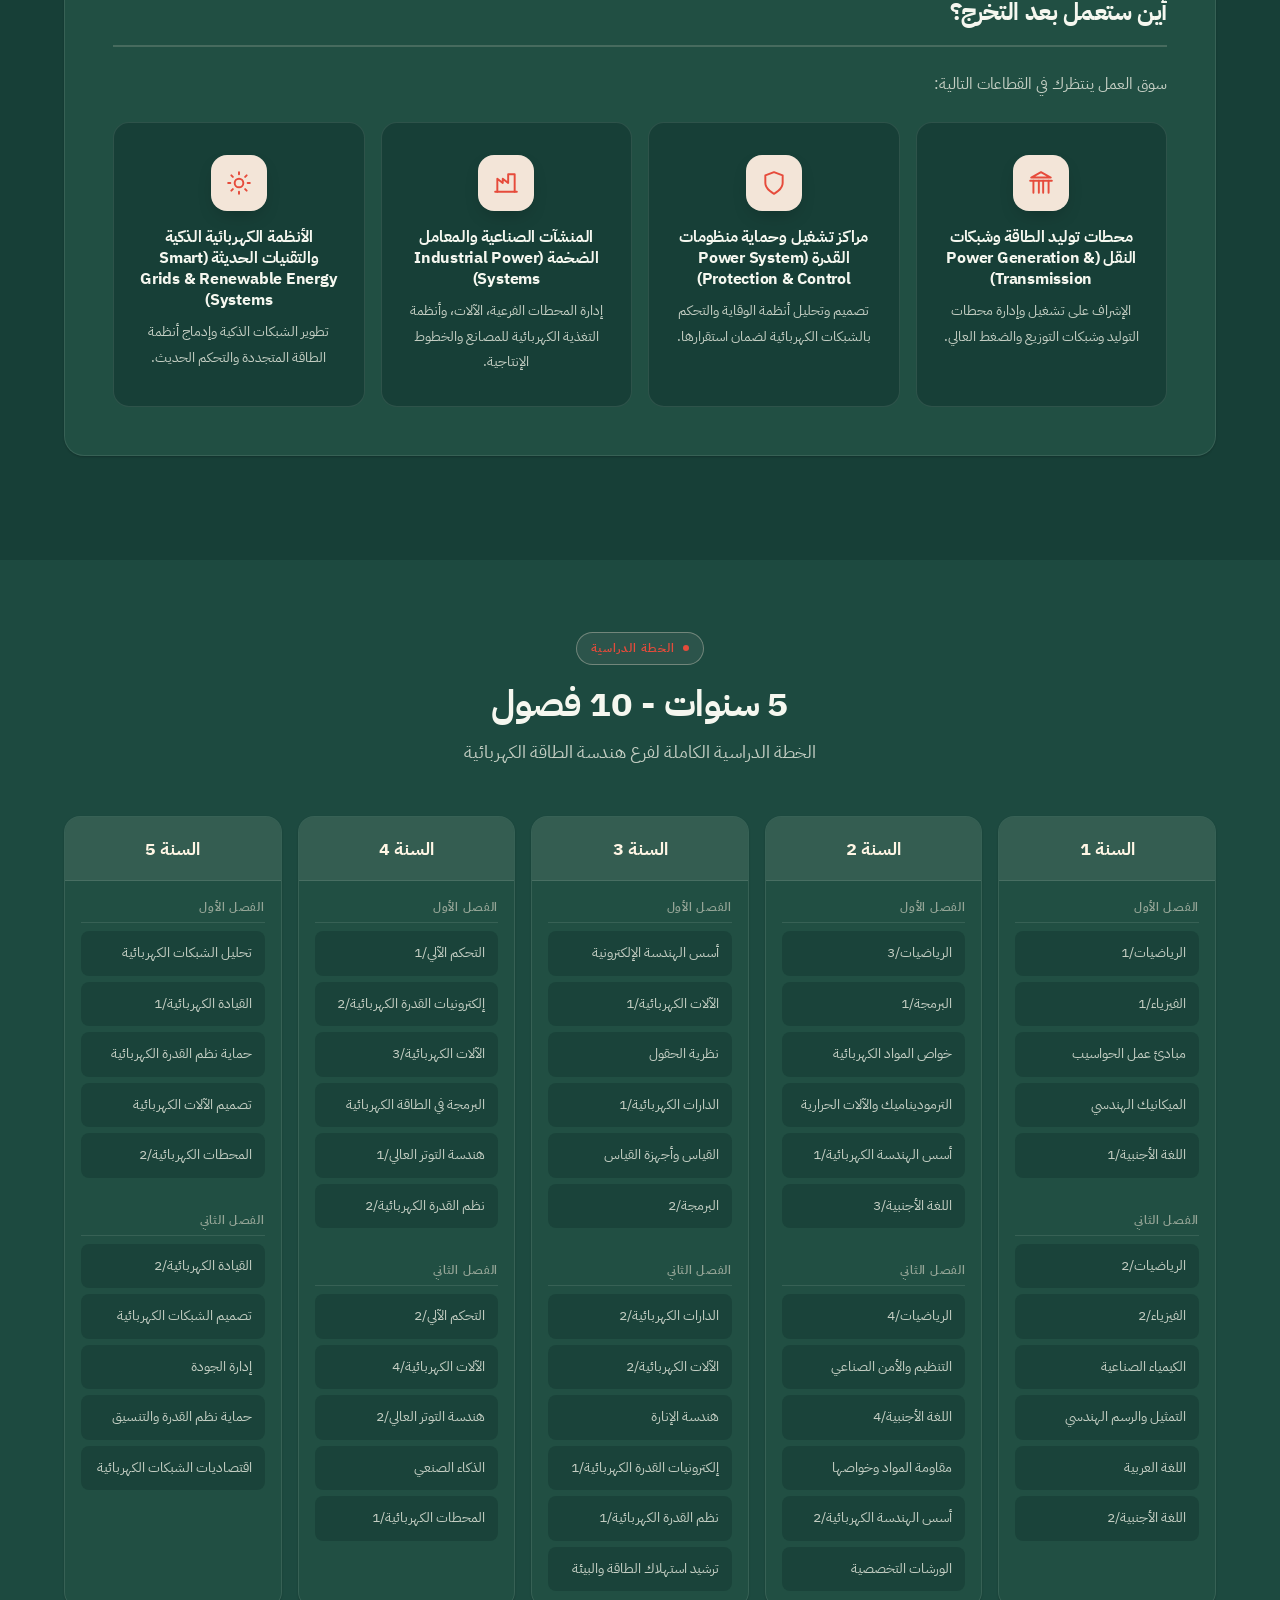
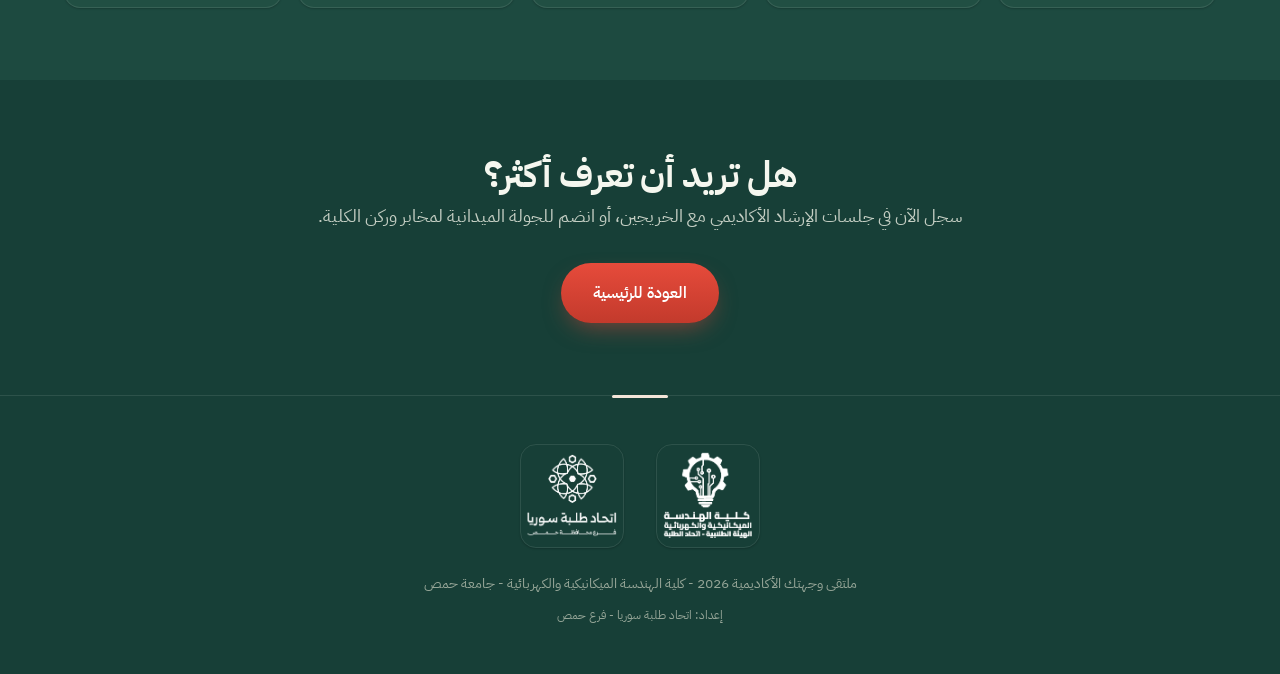
<file: departments/taqa.html>
<!DOCTYPE html>
<html lang="ar" dir="rtl" data-theme="dark">
<head>
  <meta charset="UTF-8">
  <meta name="viewport" content="width=device-width, initial-scale=1.0">
  <meta name="theme-color" content="#1A433A">
  <title data-page-title="page.title.taqa">هندسة الطاقة الكهربائية | كلية الهندسة الميكانيكية والكهربائية</title>
  <meta name="description" content="التعريف بهندسة الطاقة الكهربائية والخطة الدراسية ومجالات العمل - جامعة حمص" data-i18n-attr="content|seo.taqa.desc">
  <meta property="og:type" content="website">
  <meta property="og:site_name" content="كلية الهندسة الميكانيكية والكهربائية - جامعة حمص" data-i18n-attr="content|seo.siteName">
  <meta property="og:locale" content="ar_AR" data-i18n-attr="content|seo.locale">
  <meta property="og:url" content="https://3mrr07.github.io/mee/departments/taqa.html">
  <link rel="canonical" href="https://3mrr07.github.io/mee/departments/taqa.html">
  <meta property="og:title" content="هندسة الطاقة الكهربائية | كلية الهندسة الميكانيكية والكهربائية" data-i18n-attr="content|page.title.taqa">
  <meta property="og:description" content="التعريف بهندسة الطاقة الكهربائية والخطة الدراسية ومجالات العمل - جامعة حمص" data-i18n-attr="content|seo.taqa.desc">
  <meta property="og:image" content="https://3mrr07.github.io/mee/img/icon-512.png">
  <meta name="twitter:card" content="summary">
  <meta name="twitter:title" content="هندسة الطاقة الكهربائية | كلية الهندسة الميكانيكية والكهربائية" data-i18n-attr="content|page.title.taqa">
  <meta name="twitter:description" content="التعريف بهندسة الطاقة الكهربائية والخطة الدراسية ومجالات العمل - جامعة حمص" data-i18n-attr="content|seo.taqa.desc">
  <meta name="twitter:image" content="https://3mrr07.github.io/mee/img/icon-512.png">
  <link rel="icon" type="image/svg+xml" href="../img/favicon.svg">
  <link rel="preconnect" href="https://fonts.googleapis.com">
  <link rel="preconnect" href="https://fonts.gstatic.com" crossorigin>
  <link href="https://fonts.googleapis.com/css2?family=IBM+Plex+Sans+Arabic:wght@300;400;500;600;700&family=Inter:wght@300;400;500;600;700;800&display=swap" rel="stylesheet">
  <link rel="stylesheet" href="../css/style.css?v=14">
  <link rel="manifest" href="../manifest.json">
</head>
<body data-page="department" data-department="taqa">

  <!-- Top Bar -->
  <header class="topbar">
    <div class="container topbar-inner">
      <a href="../" class="topbar-logo">
        <img src="../img/itihad-icon.png?v=2" class="topbar-logo-img" alt="شعار اتحاد طلبة سوريا">
        <span data-i18n="nav.brand">كلية الهندسة الميكانيكية والكهربائية</span>
      </a>
      <div class="topbar-actions">
        <button id="theme-toggle" class="topbar-btn" onclick="toggleTheme()" aria-label="الوضع الليلي">&#9790;</button>
        <button id="lang-toggle" class="topbar-btn lang-toggle" onclick="toggleLanguage()" data-i18n="lang.label">EN</button>
      </div>
    </div>
  </header>

  <!-- Department Header -->
  <section class="dept-header" id="dept-header">
    <div class="container" style="position:relative;z-index:1">
      <a href="../" class="back-btn">&#8594; <span data-i18n="btn.back">العودة للرئيسية</span></a>
      <div class="dept-header-icon" id="dept-header-icon"></div>
      <h1 id="dept-header-title"></h1>
      <p id="dept-header-tag"></p>
    </div>
  </section>

  <!-- Content Sections -->
  <section class="section" style="padding-top:var(--space-2xl)">
    <div class="container">

      <!-- 1. About -->
      <div class="info-card animate-in text-center">
        <h3 data-i18n="taq.aboutTitle">هندسة الطاقة الكهربائية</h3>
        <p class="mt-sm" style="color:var(--color-primary);font-weight:700;font-size:var(--text-lg)" data-i18n="taq.aboutSubtitle">هندسة المستقبل أم مجرد أسلاك؟!</p>
      </div>

      <!-- 2. Self-guidance -->
      <div class="info-card animate-in text-center">
        <h3 data-i18n="taq.selfTitle">بدل أن تسأل: «هل أحب الكهرباء؟»</h3>
        <p style="color:var(--text-secondary)" data-i18n="taq.selfLead">اسأل نفسك:</p>
        <p class="mt-sm" style="font-weight:700;color:var(--text-primary)" data-i18n="taq.selfQ">«هل يثير اهتمامي فهم كيف تعمل شبكة كهربائية ضخمة وتنتقل فيها الطاقة بأمان واستقرار؟»</p>
      </div>

      <!-- 3. Misconceptions -->
      <div class="info-card animate-in">
        <h3 data-i18n="taq.misconceptionTitle">تصحيح مفاهيم حول التخصص</h3>
        <p class="mb-md" style="color:var(--text-primary);font-weight:600" data-i18n="taq.misconceptionQ">هل التخصص هو «كهرباء منزلية» فقط؟</p>
        <p style="color:var(--text-secondary);line-height:1.7" data-i18n="taq.misconceptionText">الحقيقة أن الكهرباء المنزلية جزء صغير جداً لا يكاد يُذكر! أنت هنا تتعامل مع العملاق الأكبر: محطات التوليد الضخمة، شبكات نقل وتوزيع الطاقة بين المدن، وحماية المنظومات وتحسين أداؤها.</p>
      </div>

      <!-- 4. Subjects -->
      <div class="info-card animate-in">
        <h3 data-i18n="taq.topTitle">ماذا يدرس طالب الطاقة؟</h3>
        <p class="mb-lg" style="color:var(--text-secondary);line-height:1.7" data-i18n="taq.topIntro">ستبدأ بالعلوم الأساسية، ثم تغوص في عمق المنظومات الكهربائية لتدرس:</p>
        <div class="compare-common-list">
          <span class="compare-course-tag" data-i18n="taq.t1">إلكترونيات القدرة ونظم الطاقة</span>
          <span class="compare-course-tag" data-i18n="taq.t2">حماية الشبكات واستقرارها وتشغيلها</span>
          <span class="compare-course-tag" data-i18n="taq.t3">الدارات والآلات الكهربائية</span>
        </div>
      </div>

      <!-- 5. Study nature -->
      <div class="info-card animate-in">
        <h3 data-i18n="taq.natTitle">كيف ستمر سنوات دراستك؟</h3>
        <p class="mb-md" style="color:var(--text-secondary);line-height:1.7" data-i18n="taq.natLead">الدراسة توازن ذكي بين:</p>
        <div class="compare-common-list">
          <span class="compare-course-tag compare-course-tag--alt" data-i18n="taq.natTheory">الجانب النظري: رياضيات وفيزياء ومعادلات هندسية</span>
          <span class="compare-course-tag compare-course-tag--alt" data-i18n="taq.natPractice">الجانب العلمي والتطبيقي: مختبرات وتطبيقات واقعية وتحليل للأنظمة</span>
        </div>
        <div style="margin-top:var(--space-lg);padding:var(--space-md) var(--space-lg);border-radius:var(--radius-md);background:color-mix(in srgb, var(--color-primary) 10%, transparent);border:1px solid color-mix(in srgb, var(--color-primary) 25%, transparent);font-size:var(--text-sm);color:var(--text-secondary);text-align:center" data-i18n="taq.natNote">سر النجاح هنا هو قدرتك على ربط المعادلة الرياضية بالنظام الحقيقي الذي تصفه.</div>
      </div>

      <!-- 6. Duration -->
      <div class="info-card animate-in">
        <h3 data-i18n="taq.durTitle">كم سنة ستقضي في الجامعة؟</h3>
        <p class="mb-md" style="color:var(--text-secondary);line-height:1.7" data-i18n="taq.durLead">دراسة هندسة الطاقة الكهربائية في جامعة حمص تمتد لـ خمس سنوات، تتوزع كالتالي:</p>
        <div class="compare-common-list">
          <span class="compare-course-tag compare-course-tag--alt" data-i18n="taq.dur1">البداية: علوم أساسية ومقررات هندسية مشتركة</span>
          <span class="compare-course-tag compare-course-tag--alt" data-i18n="taq.dur2">المنتصف: الغوص في مقررات منظومات القدرة التخصصية</span>
          <span class="compare-course-tag compare-course-tag--alt" data-i18n="taq.dur3">النهاية: مقررات متقدمة ومشاريع التخرج العملية</span>
        </div>
      </div>

      <!-- 7. Smart comparison -->
      <div class="info-card animate-in">
        <h3 data-i18n="taq.cmpTitle">مقارنة ذكية بين الهندسات</h3>
        <div class="uni-grid">
          <div class="uni-card">
            <div class="uni-card-icon"><svg xmlns="http://www.w3.org/2000/svg" viewBox="0 0 24 24" fill="none" stroke="currentColor" stroke-width="1.8" stroke-linecap="round" stroke-linejoin="round"><path d="M12.22 2h-.44a2 2 0 0 0-2 2v.18a2 2 0 0 1-1 1.73l-.43.25a2 2 0 0 1-2 0l-.15-.08a2 2 0 0 0-2.73.73l-.22.38a2 2 0 0 0 .73 2.73l.15.1a2 2 0 0 1 1 1.72v.51a2 2 0 0 1-1 1.74l-.15.09a2 2 0 0 0-.73 2.73l.22.38a2 2 0 0 0 2.73.73l.15-.08a2 2 0 0 1 2 0l.43.25a2 2 0 0 1 1 1.73V20a2 2 0 0 0 2 2h.44a2 2 0 0 0 2-2v-.18a2 2 0 0 1 1-1.73l.43-.25a2 2 0 0 1 2 0l.15.08a2 2 0 0 0 2.73-.73l.22-.39a2 2 0 0 0-.73-2.73l-.15-.08a2 2 0 0 1-1-1.74v-.5a2 2 0 0 1 1-1.74l.15-.09a2 2 0 0 0 .73-2.73l-.22-.38a2 2 0 0 0-2.73-.73l-.15.08a2 2 0 0 1-2 0l-.43-.25a2 2 0 0 1-1-1.73V4a2 2 0 0 0-2-2z"/><circle cx="12" cy="12" r="3"/></svg></div>
            <h4 data-i18n="taq.cmpMech">هندسة القوى الميكانيكية</h4>
            <p style="font-weight:600;color:var(--text-primary)"><span data-i18n="taq.cmpFocus">التركيز الأساسي:</span></p>
            <p data-i18n="taq.cmpMechFocus">الجانب الحراري والميكانيكي للطاقة</p>
            <p style="font-weight:600;color:var(--text-primary);margin-top:var(--space-md)"><span data-i18n="taq.cmpApp">مجال التطبيق:</span></p>
            <p data-i18n="taq.cmpMechApp">تحويل الطاقة واستخدامها داخل الآلات</p>
          </div>
          <div class="uni-card">
            <div class="uni-card-icon"><svg xmlns="http://www.w3.org/2000/svg" viewBox="0 0 24 24" fill="none" stroke="currentColor" stroke-width="1.8" stroke-linecap="round" stroke-linejoin="round"><path d="M13 2L3 14h9l-1 8 10-12h-9l1-8z"/></svg></div>
            <h4 data-i18n="taq.cmpElec">هندسة الطاقة الكهربائية</h4>
            <p style="font-weight:600;color:var(--color-primary)"><span data-i18n="taq.cmpFocus">التركيز الأساسي:</span></p>
            <p data-i18n="taq.cmpElecFocus">الطاقة الكهربائية ومنظومات القدرة</p>
            <p style="font-weight:600;color:var(--color-primary);margin-top:var(--space-md)"><span data-i18n="taq.cmpApp">مجال التطبيق:</span></p>
            <p data-i18n="taq.cmpElecApp">توليد، نقل، توزيع، وحماية الشبكات</p>
          </div>
        </div>
      </div>

      <!-- 8. Strengths & Challenges -->
      <div class="info-card animate-in">
        <h3 data-i18n="taq.stchTitle">ميزات التخصص وتحدياته</h3>
        <div class="uni-grid">
          <div class="uni-card">
            <div class="uni-card-icon"><svg xmlns="http://www.w3.org/2000/svg" viewBox="0 0 24 24" fill="none" stroke="currentColor" stroke-width="1.8" stroke-linecap="round" stroke-linejoin="round"><path d="M22 11.08V12a10 10 0 1 1-5.93-9.14"/><path d="M22 4L12 14.01l-3-3"/></svg></div>
            <h4 data-i18n="taq.featTitle">الميزة الفائقة</h4>
            <p data-i18n="taq.featText">تتعلم كيف ترى «الصورة الكبيرة» وتدير منظومة كاملة مترابطة (مولد، شبكة، محول، حماية) وليس مجرد جهاز منفرد.</p>
          </div>
          <div class="uni-card">
            <div class="uni-card-icon"><svg xmlns="http://www.w3.org/2000/svg" viewBox="0 0 24 24" fill="none" stroke="currentColor" stroke-width="1.8" stroke-linecap="round" stroke-linejoin="round"><path d="M10.29 3.86L1.82 18a2 2 0 0 0 1.71 3h16.94a2 2 0 0 0 1.71-3L13.71 3.86a2 2 0 0 0-3.42 0z"/><path d="M12 9v4"/><path d="M12 17h.01"/></svg></div>
            <h4 data-i18n="taq.chalTitle">التحدي الأكبر</h4>
            <p data-i18n="taq.chalText">ستحتاج إلى مهارات قوية في الرياضيات والفيزياء، القدرة على التحليل المتسلسل وحل المسائل المعقدة، وربط المفاهيم النظرية بالتطبيق العملي.</p>
          </div>
        </div>
      </div>

      <!-- 9. Careers -->
      <div class="info-card animate-in">
        <h3 data-i18n="taq.careersTitle">أين ستعمل بعد التخرج؟</h3>
        <p class="mb-md" style="color:var(--text-secondary);line-height:1.7" data-i18n="taq.careersLead">سوق العمل ينتظرك في القطاعات التالية:</p>
        <div class="uni-grid">
          <div class="uni-card">
            <div class="uni-card-icon"><svg xmlns="http://www.w3.org/2000/svg" viewBox="0 0 24 24" fill="none" stroke="currentColor" stroke-width="1.8" stroke-linecap="round" stroke-linejoin="round"><path d="M2 10h20"/><path d="M5 10v11M19 10v11M10 10v11M14 10v11"/><path d="M12 2L3 7h18L12 2z"/></svg></div>
            <h4 data-i18n="taq.k1t">محطات توليد الطاقة وشبكات النقل (Power Generation & Transmission)</h4>
            <p data-i18n="taq.k1d">الإشراف على تشغيل وإدارة محطات التوليد وشبكات التوزيع والضغط العالي.</p>
          </div>
          <div class="uni-card">
            <div class="uni-card-icon"><svg xmlns="http://www.w3.org/2000/svg" viewBox="0 0 24 24" fill="none" stroke="currentColor" stroke-width="1.8" stroke-linecap="round" stroke-linejoin="round"><path d="M12 22s8-4 8-10V5l-8-3-8 3v7c0 6 8 10 8 10z"/></svg></div>
            <h4 data-i18n="taq.k2t">مراكز تشغيل وحماية منظومات القدرة (Power System Protection & Control)</h4>
            <p data-i18n="taq.k2d">تصميم وتحليل أنظمة الوقاية والتحكم بالشبكات الكهربائية لضمان استقرارها.</p>
          </div>
          <div class="uni-card">
            <div class="uni-card-icon"><svg xmlns="http://www.w3.org/2000/svg" viewBox="0 0 24 24" fill="none" stroke="currentColor" stroke-width="1.8" stroke-linecap="round" stroke-linejoin="round"><path d="M2 20h20"/><path d="M4 20V8l5 4V8l5 4V4h6v16"/></svg></div>
            <h4 data-i18n="taq.k3t">المنشآت الصناعية والمعامل الضخمة (Industrial Power Systems)</h4>
            <p data-i18n="taq.k3d">إدارة المحطات الفرعية، الآلات، وأنظمة التغذية الكهربائية للمصانع والخطوط الإنتاجية.</p>
          </div>
          <div class="uni-card">
            <div class="uni-card-icon"><svg xmlns="http://www.w3.org/2000/svg" viewBox="0 0 24 24" fill="none" stroke="currentColor" stroke-width="1.8" stroke-linecap="round" stroke-linejoin="round"><circle cx="12" cy="12" r="4"/><path d="M12 2v2M12 20v2M4.93 4.93l1.41 1.41M17.66 17.66l1.41 1.41M2 12h2M20 12h2M6.34 17.66l-1.41 1.41M19.07 4.93l-1.41 1.41"/></svg></div>
            <h4 data-i18n="taq.k4t">الأنظمة الكهربائية الذكية والتقنيات الحديثة (Smart Grids & Renewable Energy Systems)</h4>
            <p data-i18n="taq.k4d">تطوير الشبكات الذكية وإدماج أنظمة الطاقة المتجددة والتحكم الحديث.</p>
          </div>
        </div>
      </div>

    </div>
  </section>

  <!-- Study Plan -->
  <section class="section" style="background:var(--bg-secondary)">
    <div class="container">
      <div class="section-header">
        <span class="section-label" data-i18n="dept.study.label">الخطة الدراسية</span>
        <h2 data-i18n="dept.study.title">5 سنوات - 10 فصول</h2>
        <p><span data-i18n="dept.study.subtitle">الخطة الدراسية الكاملة لفرع</span> <span id="dept-study-name"></span></p>
      </div>
      <div id="study-plan"></div>
    </div>
  </section>

  <!-- CTA -->
  <section class="section text-center">
    <div class="container">
      <h2 data-i18n="dept.cta.title">هل تريد أن تعرف أكثر؟</h2>
      <p class="mb-xl" style="color:var(--text-secondary);font-size:var(--text-lg)" data-i18n="dept.cta.text">سجل الآن في جلسات الإرشاد الأكاديمي مع الخريجين، أو انضم للجولة الميدانية لمخابر وركن الكلية.</p>
      <a href="../" class="btn btn-primary" data-i18n="dept.cta.btn">العودة للرئيسية</a>
    </div>
  </section>

  <!-- Footer -->
  <footer class="footer">
    <div class="container">
      <div class="footer-logos">
        <img src="../img/mee-logo.png?v=2" class="footer-logo" alt="شعار الهيئة الطلابية - كلية الهندسة الميكانيكية والكهربائية">
        <img src="../img/itihad-logo.png?v=2" class="footer-logo" alt="شعار اتحاد طلبة سوريا - فرع حمص">
      </div>
      <p data-i18n="footer.line1">ملتقى وجهتك الأكاديمية 2026 - كلية الهندسة الميكانيكية والكهربائية - جامعة حمص</p>
      <p class="mt-sm" style="font-size:0.75rem" data-i18n="footer.line2">إعداد: اتحاد طلبة سوريا - فرع حمص</p>
    </div>
  </footer>

  <script src="../js/site-data.js?v=8"></script>
  <script src="../js/translations.js?v=17"></script>
  <script src="../js/i18n.js?v=6"></script>
  <script src="../js/main.js?v=6"></script>
</body>
</html>
</file>
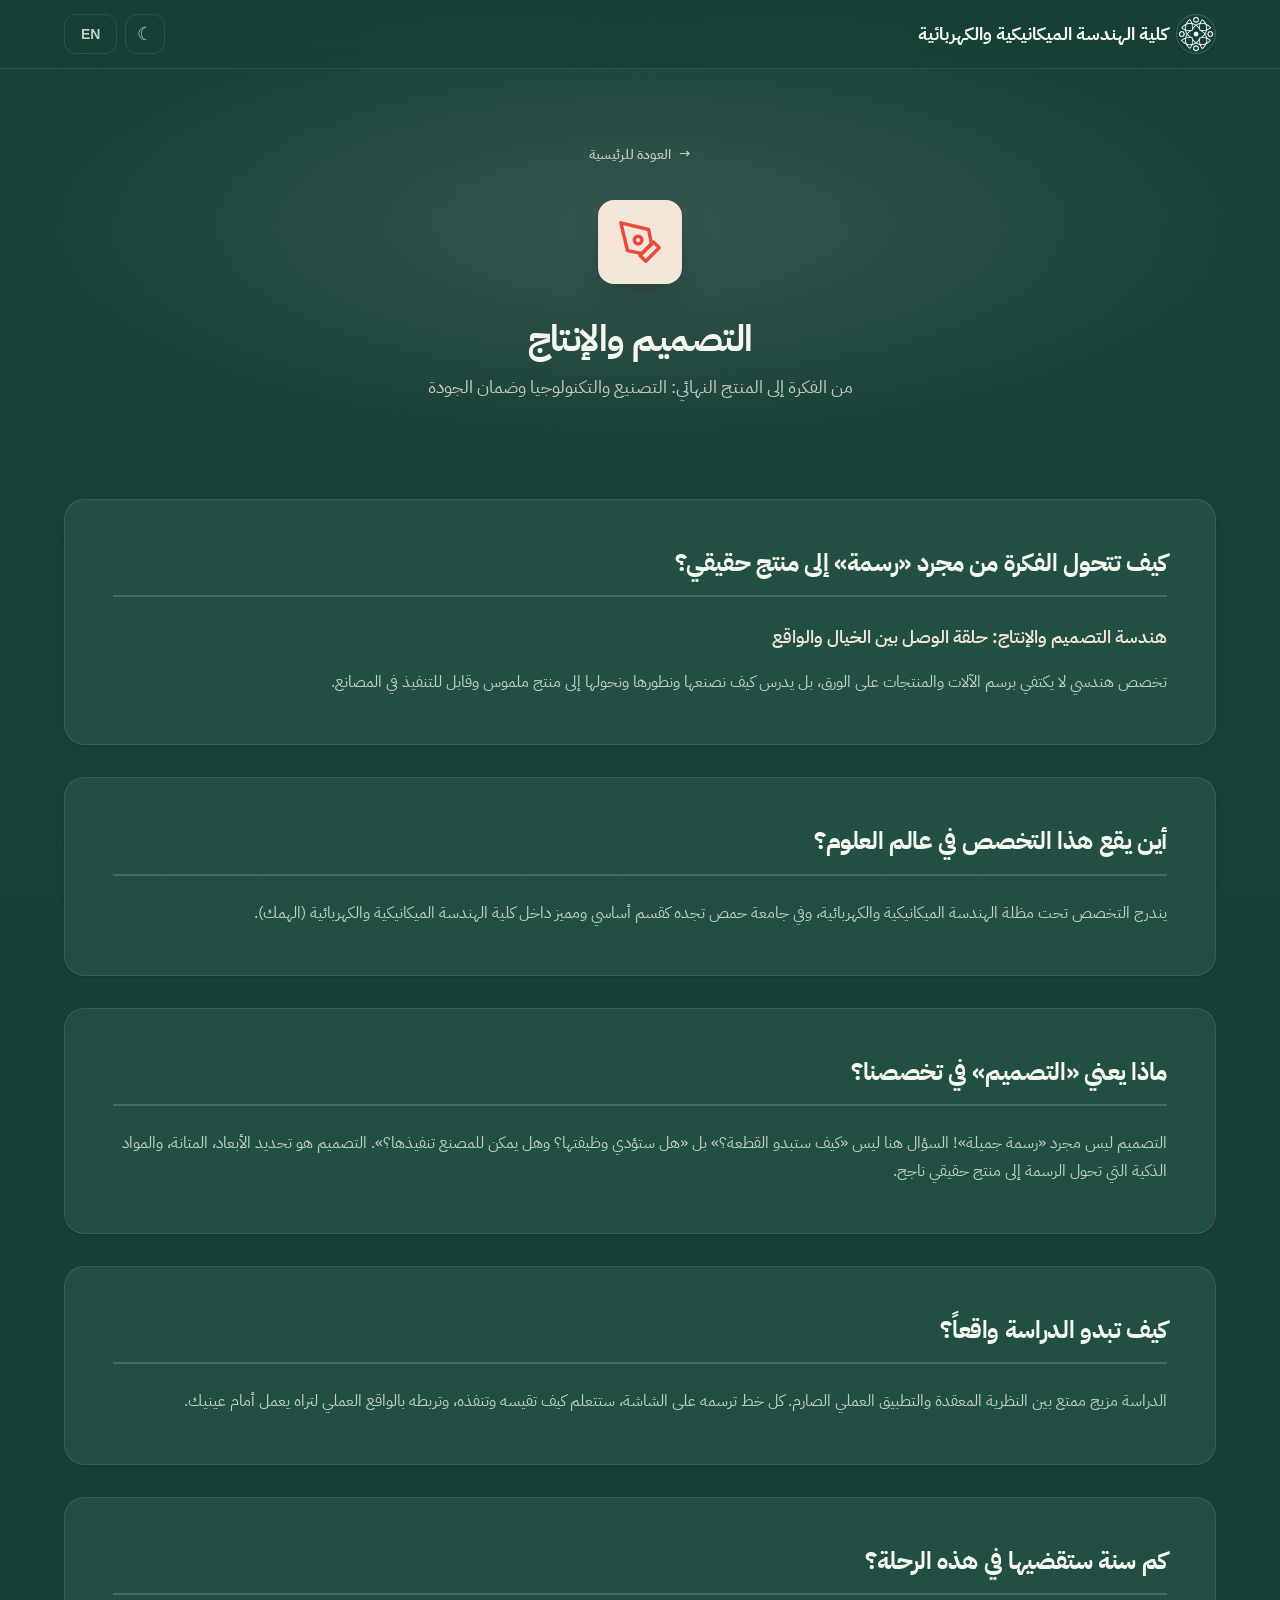
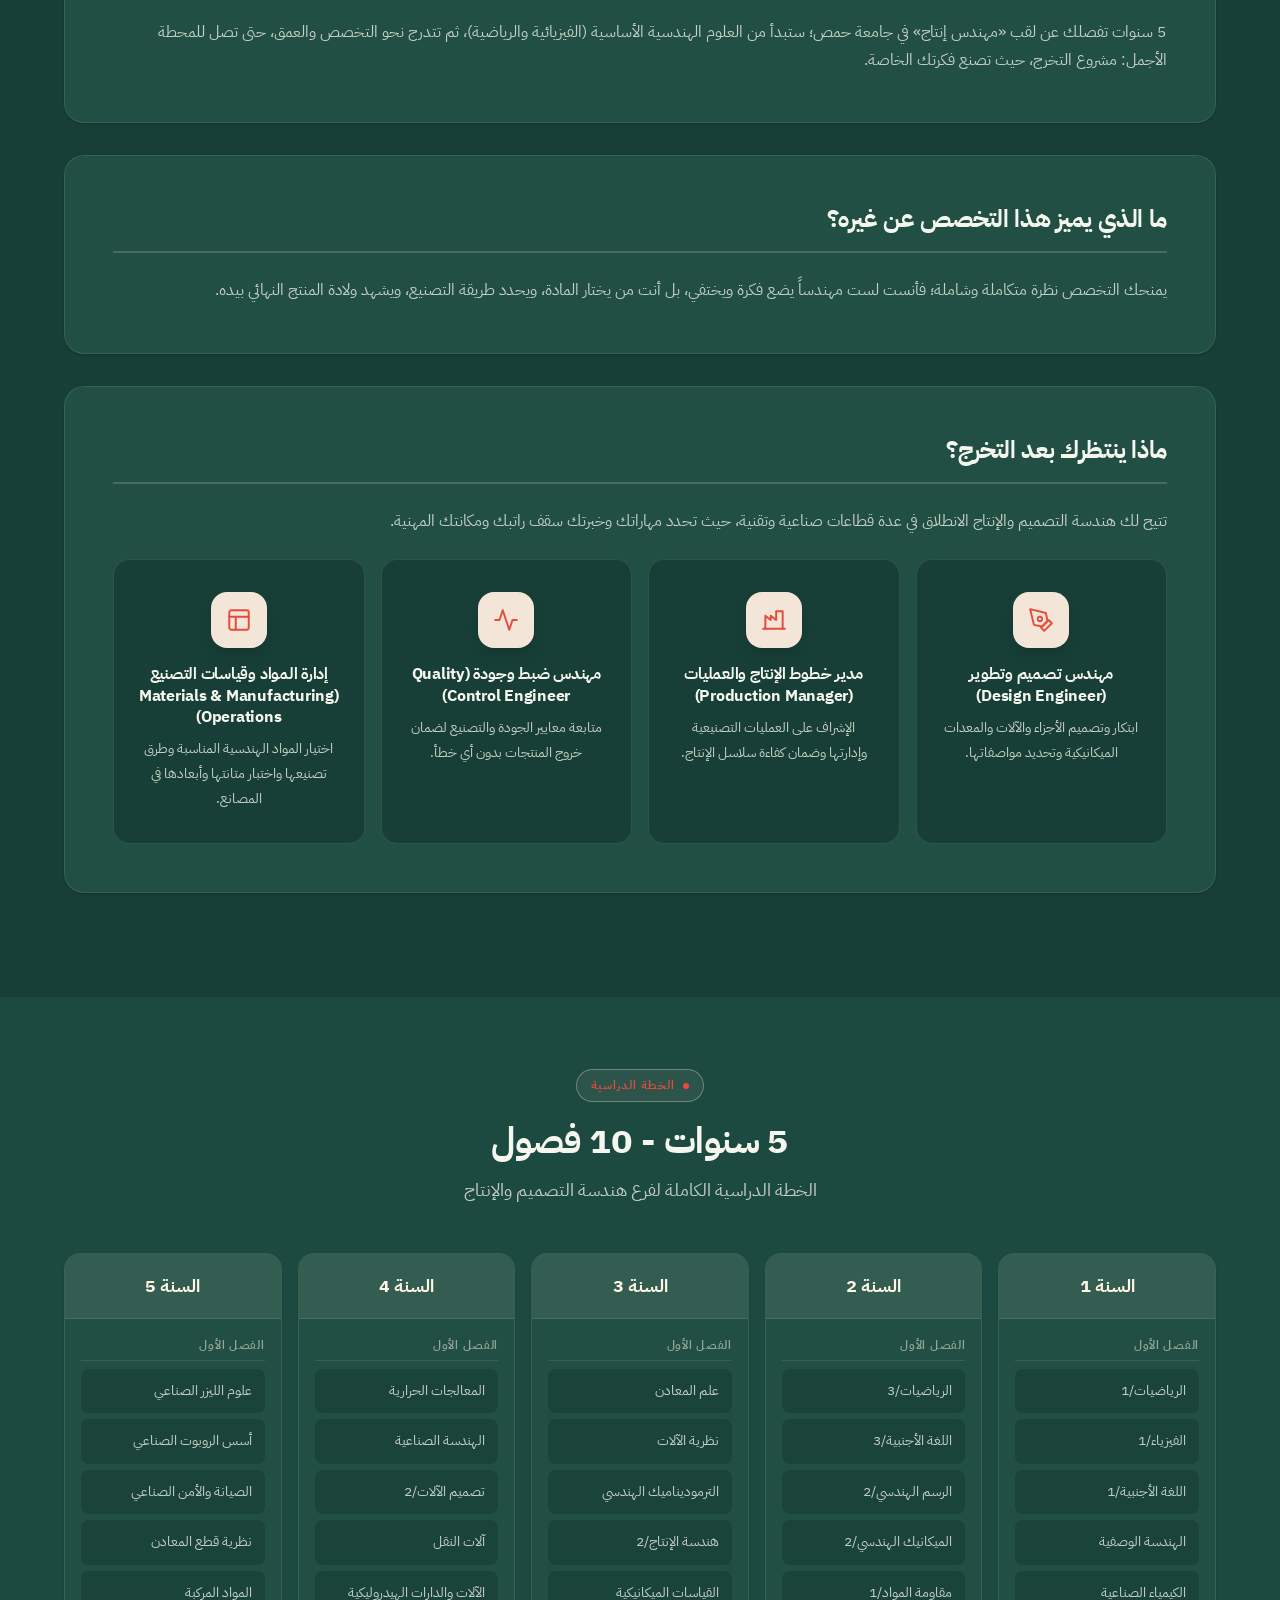
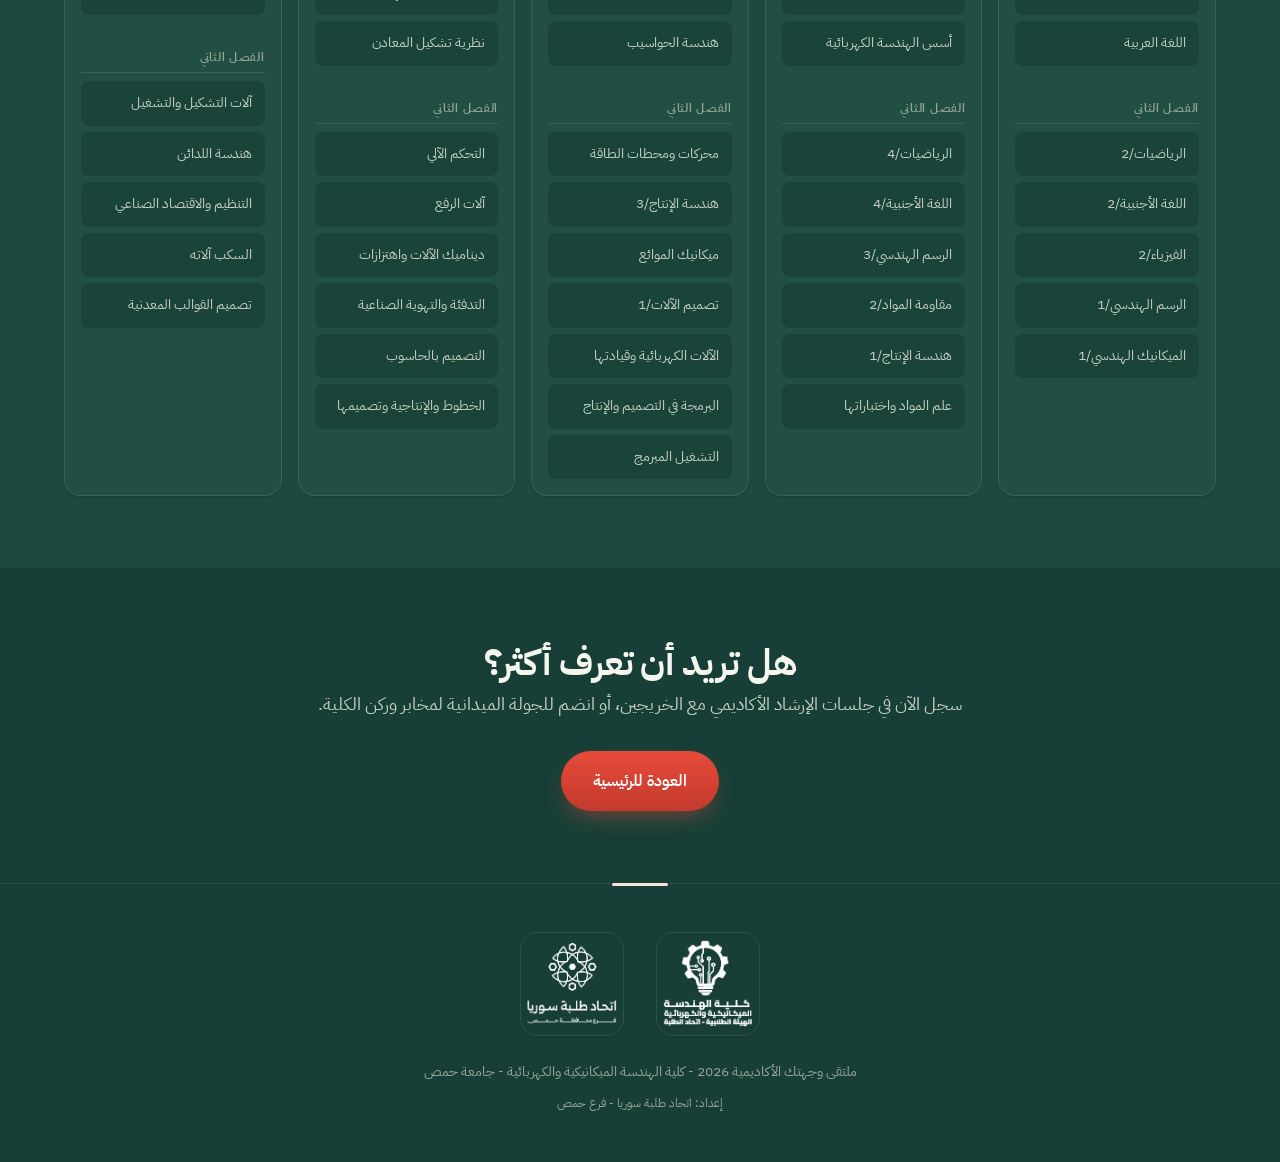
<file: departments/tasmim.html>
<!DOCTYPE html>
<html lang="ar" dir="rtl" data-theme="dark">
<head>
  <meta charset="UTF-8">
  <meta name="viewport" content="width=device-width, initial-scale=1.0">
  <meta name="theme-color" content="#1A433A">
  <title data-page-title="page.title.tasmim">هندسة التصميم والإنتاج | كلية الهندسة الميكانيكية والكهربائية</title>
  <meta name="description" content="التعريف بهندسة التصميم والإنتاج والخطة الدراسية ومجالات العمل - جامعة حمص" data-i18n-attr="content|seo.tasmim.desc">
  <meta property="og:type" content="website">
  <meta property="og:site_name" content="كلية الهندسة الميكانيكية والكهربائية - جامعة حمص" data-i18n-attr="content|seo.siteName">
  <meta property="og:locale" content="ar_AR" data-i18n-attr="content|seo.locale">
  <meta property="og:url" content="https://3mrr07.github.io/mee/departments/tasmim.html">
  <link rel="canonical" href="https://3mrr07.github.io/mee/departments/tasmim.html">
  <meta property="og:title" content="هندسة التصميم والإنتاج | كلية الهندسة الميكانيكية والكهربائية" data-i18n-attr="content|page.title.tasmim">
  <meta property="og:description" content="التعريف بهندسة التصميم والإنتاج والخطة الدراسية ومجالات العمل - جامعة حمص" data-i18n-attr="content|seo.tasmim.desc">
  <meta property="og:image" content="https://3mrr07.github.io/mee/img/icon-512.png">
  <meta name="twitter:card" content="summary">
  <meta name="twitter:title" content="هندسة التصميم والإنتاج | كلية الهندسة الميكانيكية والكهربائية" data-i18n-attr="content|page.title.tasmim">
  <meta name="twitter:description" content="التعريف بهندسة التصميم والإنتاج والخطة الدراسية ومجالات العمل - جامعة حمص" data-i18n-attr="content|seo.tasmim.desc">
  <meta name="twitter:image" content="https://3mrr07.github.io/mee/img/icon-512.png">
  <link rel="icon" type="image/svg+xml" href="../img/favicon.svg">
  <link rel="preconnect" href="https://fonts.googleapis.com">
  <link rel="preconnect" href="https://fonts.gstatic.com" crossorigin>
  <link href="https://fonts.googleapis.com/css2?family=IBM+Plex+Sans+Arabic:wght@300;400;500;600;700&family=Inter:wght@300;400;500;600;700;800&display=swap" rel="stylesheet">
  <link rel="stylesheet" href="../css/style.css?v=14">
  <link rel="manifest" href="../manifest.json">
</head>
<body data-page="department" data-department="tasmim">

  <!-- Top Bar -->
  <header class="topbar">
    <div class="container topbar-inner">
      <a href="../" class="topbar-logo">
        <img src="../img/itihad-icon.png?v=2" class="topbar-logo-img" alt="شعار اتحاد طلبة سوريا">
        <span data-i18n="nav.brand">كلية الهندسة الميكانيكية والكهربائية</span>
      </a>
      <div class="topbar-actions">
        <button id="theme-toggle" class="topbar-btn" onclick="toggleTheme()" aria-label="الوضع الليلي">&#9790;</button>
        <button id="lang-toggle" class="topbar-btn lang-toggle" onclick="toggleLanguage()" data-i18n="lang.label">EN</button>
      </div>
    </div>
  </header>

  <!-- Department Header -->
  <section class="dept-header" id="dept-header">
    <div class="container" style="position:relative;z-index:1">
      <a href="../" class="back-btn">&#8594; <span data-i18n="btn.back">العودة للرئيسية</span></a>
      <div class="dept-header-icon" id="dept-header-icon"></div>
      <h1 id="dept-header-title"></h1>
      <p id="dept-header-tag"></p>
    </div>
  </section>

  <!-- Content Sections -->
  <section class="section" style="padding-top:var(--space-2xl)">
    <div class="container">

      <!-- 1. About -->
      <div class="info-card animate-in">
        <h3 data-i18n="tsm.aboutTitle">كيف تتحول الفكرة من مجرد «رسمة» إلى منتج حقيقي؟</h3>
        <p class="mt-sm" style="color:var(--color-primary);font-weight:600;font-size:var(--text-lg)" data-i18n="tsm.aboutSubtitle">هندسة التصميم والإنتاج: حلقة الوصل بين الخيال والواقع</p>
        <p class="mt-md" style="color:var(--text-secondary);line-height:1.7" data-i18n="tsm.aboutText">تخصص هندسي لا يكتفي برسم الآلات والمنتجات على الورق، بل يدرس كيف نصنعها ونطورها ونحولها إلى منتج ملموس وقابل للتنفيذ في المصانع.</p>
      </div>

      <!-- 2. Academic classification -->
      <div class="info-card animate-in">
        <h3 data-i18n="tsm.classTitle">أين يقع هذا التخصص في عالم العلوم؟</h3>
        <p style="color:var(--text-secondary);line-height:1.7" data-i18n="tsm.classText">يندرج التخصص تحت مظلة الهندسة الميكانيكية والكهربائية، وفي جامعة حمص تجده كقسم أساسي ومميز داخل كلية الهندسة الميكانيكية والكهربائية (الهمك).</p>
      </div>

      <!-- 3. Design concept -->
      <div class="info-card animate-in">
        <h3 data-i18n="tsm.designTitle">ماذا يعني «التصميم» في تخصصنا؟</h3>
        <p style="color:var(--text-secondary);line-height:1.7" data-i18n="tsm.designText">التصميم ليس مجرد «رسمة جميلة»! السؤال هنا ليس «كيف ستبدو القطعة؟» بل «هل ستؤدي وظيفتها؟ وهل يمكن للمصنع تنفيذها؟». التصميم هو تحديد الأبعاد، المتانة، والمواد الذكية التي تحول الرسمة إلى منتج حقيقي ناجح.</p>
      </div>

      <!-- 4. Study nature -->
      <div class="info-card animate-in">
        <h3 data-i18n="tsm.natTitle">كيف تبدو الدراسة واقعاً؟</h3>
        <p style="color:var(--text-secondary);line-height:1.7" data-i18n="tsm.natText">الدراسة مزيج ممتع بين النظرية المعقدة والتطبيق العملي الصارم. كل خط ترسمه على الشاشة، ستتعلم كيف تقيسه وتنفذه، وتربطه بالواقع العملي لتراه يعمل أمام عينيك.</p>
      </div>

      <!-- 5. Duration -->
      <div class="info-card animate-in">
        <h3 data-i18n="tsm.durTitle">كم سنة ستقضيها في هذه الرحلة؟</h3>
        <p style="color:var(--text-secondary);line-height:1.7" data-i18n="tsm.durText">5 سنوات تفصلك عن لقب «مهندس إنتاج» في جامعة حمص؛ ستبدأ من العلوم الهندسية الأساسية (الفيزيائية والرياضية)، ثم تتدرج نحو التخصص والعمق، حتى تصل للمحطة الأجمل: مشروع التخرج، حيث تصنع فكرتك الخاصة.</p>
      </div>

      <!-- 6. Advantages -->
      <div class="info-card animate-in">
        <h3 data-i18n="tsm.advTitle">ما الذي يميز هذا التخصص عن غيره؟</h3>
        <p style="color:var(--text-secondary);line-height:1.7" data-i18n="tsm.advText">يمنحك التخصص نظرة متكاملة وشاملة؛ فأنست لست مهندساً يضع فكرة ويختفي، بل أنت من يختار المادة، ويحدد طريقة التصنيع، ويشهد ولادة المنتج النهائي بيده.</p>
      </div>

      <!-- 7. Careers -->
      <div class="info-card animate-in">
        <h3 data-i18n="tsm.careersTitle">ماذا ينتظرك بعد التخرج؟</h3>
        <p class="mb-md" style="color:var(--text-secondary);line-height:1.7" data-i18n="tsm.careersLead">تتيح لك هندسة التصميم والإنتاج الانطلاق في عدة قطاعات صناعية وتقنية، حيث تحدد مهاراتك وخبرتك سقف راتبك ومكانتك المهنية.</p>
        <div class="uni-grid">
          <div class="uni-card">
            <div class="uni-card-icon"><svg xmlns="http://www.w3.org/2000/svg" viewBox="0 0 24 24" fill="none" stroke="currentColor" stroke-width="1.8" stroke-linecap="round" stroke-linejoin="round"><path d="M12 19l7-7 3 3-7 7-3-3z"/><path d="M18 13l-1.5-7.5L2 2l3.5 14.5L13 18l5-5z"/><circle cx="11" cy="11" r="2"/></svg></div>
            <h4 data-i18n="tsm.k1t">مهندس تصميم وتطوير (Design Engineer)</h4>
            <p data-i18n="tsm.k1d">ابتكار وتصميم الأجزاء والآلات والمعدات الميكانيكية وتحديد مواصفاتها.</p>
          </div>
          <div class="uni-card">
            <div class="uni-card-icon"><svg xmlns="http://www.w3.org/2000/svg" viewBox="0 0 24 24" fill="none" stroke="currentColor" stroke-width="1.8" stroke-linecap="round" stroke-linejoin="round"><path d="M2 20h20"/><path d="M4 20V8l5 4V8l5 4V4h6v16"/></svg></div>
            <h4 data-i18n="tsm.k2t">مدير خطوط الإنتاج والعمليات (Production Manager)</h4>
            <p data-i18n="tsm.k2d">الإشراف على العمليات التصنيعية وإدارتها وضمان كفاءة سلاسل الإنتاج.</p>
          </div>
          <div class="uni-card">
            <div class="uni-card-icon"><svg xmlns="http://www.w3.org/2000/svg" viewBox="0 0 24 24" fill="none" stroke="currentColor" stroke-width="1.8" stroke-linecap="round" stroke-linejoin="round"><path d="M22 12h-4l-3 9L9 3l-3 9H2"/></svg></div>
            <h4 data-i18n="tsm.k3t">مهندس ضبط وجودة (Quality Control Engineer)</h4>
            <p data-i18n="tsm.k3d">متابعة معايير الجودة والتصنيع لضمان خروج المنتجات بدون أي خطأ.</p>
          </div>
          <div class="uni-card">
            <div class="uni-card-icon"><svg xmlns="http://www.w3.org/2000/svg" viewBox="0 0 24 24" fill="none" stroke="currentColor" stroke-width="1.8" stroke-linecap="round" stroke-linejoin="round"><rect x="3" y="3" width="18" height="18" rx="2"/><path d="M3 9h18M9 21V9"/></svg></div>
            <h4 data-i18n="tsm.k4t">إدارة المواد وقياسات التصنيع (Materials & Manufacturing Operations)</h4>
            <p data-i18n="tsm.k4d">اختيار المواد الهندسية المناسبة وطرق تصنيعها واختبار متانتها وأبعادها في المصانع.</p>
          </div>
        </div>
      </div>

    </div>
  </section>

  <!-- Study Plan -->
  <section class="section" style="background:var(--bg-secondary)">
    <div class="container">
      <div class="section-header">
        <span class="section-label" data-i18n="dept.study.label">الخطة الدراسية</span>
        <h2 data-i18n="dept.study.title">5 سنوات - 10 فصول</h2>
        <p><span data-i18n="dept.study.subtitle">الخطة الدراسية الكاملة لفرع</span> <span id="dept-study-name"></span></p>
      </div>
      <div id="study-plan"></div>
    </div>
  </section>

  <!-- CTA -->
  <section class="section text-center">
    <div class="container">
      <h2 data-i18n="dept.cta.title">هل تريد أن تعرف أكثر؟</h2>
      <p class="mb-xl" style="color:var(--text-secondary);font-size:var(--text-lg)" data-i18n="dept.cta.text">سجل الآن في جلسات الإرشاد الأكاديمي مع الخريجين، أو انضم للجولة الميدانية لمخابر وركن الكلية.</p>
      <a href="../" class="btn btn-primary" data-i18n="dept.cta.btn">العودة للرئيسية</a>
    </div>
  </section>

  <!-- Footer -->
  <footer class="footer">
    <div class="container">
      <div class="footer-logos">
        <img src="../img/mee-logo.png?v=2" class="footer-logo" alt="شعار الهيئة الطلابية - كلية الهندسة الميكانيكية والكهربائية">
        <img src="../img/itihad-logo.png?v=2" class="footer-logo" alt="شعار اتحاد طلبة سوريا - فرع حمص">
      </div>
      <p data-i18n="footer.line1">ملتقى وجهتك الأكاديمية 2026 - كلية الهندسة الميكانيكية والكهربائية - جامعة حمص</p>
      <p class="mt-sm" style="font-size:0.75rem" data-i18n="footer.line2">إعداد: اتحاد طلبة سوريا - فرع حمص</p>
    </div>
  </footer>

  <script src="../js/site-data.js?v=8"></script>
  <script src="../js/translations.js?v=17"></script>
  <script src="../js/i18n.js?v=6"></script>
  <script src="../js/main.js?v=6"></script>
</body>
</html>
</file>
<file: css/style.css>
/* ============================================================
   HME Website - Visual Identity System
   كلية الهندسة الميكانيكية والكهربائية - جامعة حمص
   الهوية: أخضر مؤسسي × بيج دافئ × أحمر طوبي
   ============================================================ */

/* --- CSS Custom Properties (Tokens) --- */
:root {
  /* BRAND COLORS */
  --color-primary: #E64B3B;          /* الأحمر الطوبي - التمييز */
  --color-primary-light: #F08A7A;
  --color-primary-dark: #B3372A;
  --color-accent: #C0392E;
  --color-accent-light: #F08A7A;
  --brand-green: #1A433A;
  --brand-beige: #FFF6E5;

  /* DEPARTMENT COLORS - للترويسة فقط */
  --dept-qowa: #ef4444;
  --dept-tasmim: #f59e0b;
  --dept-taqa: #eab308;
  --dept-electron: #10b981;
  --dept-tahakum: #3b82f6;
  --dept-mechatronics: #8b5cf6;
  --dept-maaden: #6b7280;

  /* TRANSITIONS */
  --ease-out: cubic-bezier(0.21, 0.65, 0.36, 1);
  --transition-fast: 0.18s ease;
  --transition-normal: 0.28s var(--ease-out);
  --transition-slow: 0.5s var(--ease-out);

  /* SPACING */
  --space-xs: 0.25rem;
  --space-sm: 0.5rem;
  --space-md: 1rem;
  --space-lg: 1.5rem;
  --space-xl: 2rem;
  --space-2xl: 3rem;
  --space-3xl: 4.5rem;

  /* BORDER RADIUS */
  --radius-sm: 8px;
  --radius-md: 12px;
  --radius-lg: 16px;
  --radius-xl: 20px;
  --radius-full: 9999px;

  /* FONT SIZES */
  --text-xs: 0.75rem;
  --text-sm: 0.875rem;
  --text-base: 1rem;
  --text-lg: 1.125rem;
  --text-xl: 1.25rem;
  --text-2xl: 1.5rem;
  --text-3xl: 1.875rem;
  --text-4xl: 2.25rem;
  --text-5xl: 2.9rem;
}

/* --- DARK MODE (Default) - أخضر مؤسسي عميق --- */
[data-theme="dark"] {
  --color-primary: #F3E5D8;
  --color-primary-light: #FFF6E5;
  --color-primary-dark: #D4C4B0;
  --bg-primary: #173F37;
  --bg-secondary: #1D4A40;
  --bg-card: #214F43;
  --bg-card-hover: #27584A;
  --bg-glass: rgba(23, 63, 55, 0.82);
  --border-color: rgba(245, 247, 239, 0.10);
  --border-color-hover: rgba(245, 247, 239, 0.20);
  --text-primary: #F5F7EF;
  --text-secondary: #C4CEC3;
  --text-muted: #95A597;
  --glow-color: rgba(230, 75, 59, 0.16);
  --shadow-sm: 0 1px 2px rgba(0, 0, 0, 0.2);
  --shadow-md: 0 6px 18px -6px rgba(0, 0, 0, 0.35);
  --shadow-lg: 0 18px 44px -12px rgba(0, 0, 0, 0.42);
}
[data-theme="dark"] .dept-card-link,
[data-theme="dark"] .comparison-list li::before,
[data-theme="dark"] .info-card h3 svg,
[data-theme="dark"] .section-label {
  color: #E64B3B;
}

/* --- LIGHT MODE - بيج دافئ --- */
[data-theme="light"] {
  --bg-primary: #FFF6E5;
  --bg-secondary: #F7ECDB;
  --bg-card: #FFFFFF;
  --bg-card-hover: #FCF5E6;
  --bg-glass: rgba(255, 246, 229, 0.85);
  --border-color: rgba(46, 59, 55, 0.12);
  --border-color-hover: rgba(46, 59, 55, 0.22);
  --text-primary: #2E3B37;
  --text-secondary: #5E6E66;
  --text-muted: #8B978F;
  --glow-color: rgba(230, 75, 59, 0.13);
  --color-primary-light: #C03B2E;
  --shadow-sm: 0 1px 2px rgba(46, 59, 55, 0.05);
  --shadow-md: 0 8px 20px -8px rgba(46, 59, 55, 0.12);
  --shadow-lg: 0 20px 45px -15px rgba(46, 59, 55, 0.16);
}

/* --- RESET & BASE --- */
*, *::before, *::after { box-sizing: border-box; margin: 0; padding: 0; }

html { scroll-behavior: smooth; font-size: 16px; }

body {
  font-family: 'IBM Plex Sans Arabic', 'Inter', -apple-system, sans-serif;
  background-color: var(--bg-primary);
  color: var(--text-primary);
  line-height: 1.75;
  transition: background-color var(--transition-slow), color var(--transition-slow);
  min-height: 100vh;
  overflow-x: hidden;
  -webkit-font-smoothing: antialiased;
  -moz-osx-font-smoothing: grayscale;
}

a { color: inherit; text-decoration: none; transition: color var(--transition-fast); }
img { max-width: 100%; height: auto; display: block; }
ul, ol { list-style: none; }
a, button { -webkit-tap-highlight-color: transparent; }

::selection {
  background: color-mix(in srgb, var(--color-primary) 28%, transparent);
  color: var(--text-primary);
}

/* --- حبيبات سينمائية ناعمة فوق كل شيء --- */
body::after {
  content: '';
  position: fixed;
  inset: 0;
  z-index: 2147483000;
  pointer-events: none;
  opacity: 0.035;
  mix-blend-mode: overlay;
  background-image: url("[data-uri]");
}
[data-theme="light"] body::after { opacity: 0.05; }

/* --- TYPOGRAPHY --- */
h1, h2, h3, h4, h5, h6 {
  font-weight: 700;
  line-height: 1.32;
  letter-spacing: -0.015em;
}
h1 { font-size: var(--text-5xl); }
h2 { font-size: var(--text-4xl); }
h3 { font-size: var(--text-3xl); }
h4 { font-size: var(--text-2xl); }
h5 { font-size: var(--text-xl); }
h6 { font-size: var(--text-lg); }

p { color: var(--text-secondary); }

/* --- LAYOUT --- */
.container { width: 100%; max-width: 1200px; margin: 0 auto; padding: 0 var(--space-lg); }
.section { padding: var(--space-3xl) 0; }
.section > .container { animation: fadeInUp 0.6s var(--ease-out) both; }

/* --- TOP BAR --- */
.topbar {
  position: fixed;
  top: 0; left: 0; right: 0;
  z-index: 1000;
  background: var(--bg-glass);
  backdrop-filter: blur(18px) saturate(1.2);
  -webkit-backdrop-filter: blur(18px) saturate(1.2);
  border-bottom: 1px solid var(--border-color);
  transition: background-color var(--transition-normal), border-color var(--transition-normal);
}
.topbar-inner {
  display: flex;
  align-items: center;
  justify-content: space-between;
  height: 68px;
}
.topbar-logo {
  display: flex;
  align-items: center;
  gap: var(--space-sm);
  font-weight: 700;
  font-size: var(--text-lg);
  overflow: hidden;
  text-overflow: ellipsis;
  white-space: nowrap;
  min-width: 0;
}
.topbar-logo-img {
  width: 40px; height: 40px;
  flex: 0 0 40px;
  border-radius: 50%;
  object-fit: cover;
  border: 1px solid var(--border-color-hover);
  box-shadow: var(--shadow-sm);
}
.topbar-actions { display: flex; align-items: center; gap: var(--space-sm); }

.topbar-btn {
  display: flex;
  align-items: center; justify-content: center;
  width: 40px; height: 40px;
  border-radius: var(--radius-md);
  border: 1px solid var(--border-color);
  background: transparent;
  color: var(--text-secondary);
  cursor: pointer;
  transition: all var(--transition-fast);
  font-size: var(--text-lg);
}
.topbar-btn:hover {
  background: var(--bg-card);
  color: var(--text-primary);
  border-color: var(--border-color-hover);
  transform: translateY(-1px);
}
.lang-toggle {
  font-size: var(--text-sm);
  font-weight: 600;
  width: auto;
  padding: 0 var(--space-md);
}

/* --- NAVIGATION (Mobile) --- */
@media (max-width: 768px) {
  .topbar-inner { height: 56px; }
  .topbar-logo-img { width: 34px; height: 34px; flex: 0 0 34px; }
  .topbar-logo span { font-size: 0.8rem; }
  .topbar-btn { width: 36px; height: 36px; font-size: var(--text-md); }
  .lang-toggle { font-size: 0.75rem; padding: 0 10px; }
  .hero { padding-top: 56px; min-height: 100svh; }
  .hero-content { padding: var(--space-xl) var(--space-md); }
  .hero h1 { font-size: clamp(1.5rem, 6vw, 2.2rem); }
  .hero-subtitle { font-size: var(--text-sm); }
  .hero-stats { gap: var(--space-lg); }
  .hero-stat-number { font-size: var(--text-2xl); }
  .hero-stat-label { font-size: 0.7rem; }
  .section { padding: var(--space-2xl) 0; }
  .footer { padding: var(--space-xl) 0 var(--space-lg); }
  .footer::before { width: 40px; height: 2px; }
  .footer p { font-size: 0.7rem; line-height: 1.6; }
}

/* --- HERO --- */
.hero {
  position: relative;
  min-height: 100vh;
  display: flex;
  align-items: center;
  justify-content: center;
  text-align: center;
  padding-top: 68px;
  overflow: hidden;
}
.hero::before {
  content: '';
  position: absolute;
  inset: 0;
  background:
    radial-gradient(1100px 620px at 18% 22%, rgba(230, 75, 59, 0.09) 0%, transparent 60%),
    radial-gradient(900px 700px at 84% 78%, rgba(255, 246, 229, 0.06) 0%, transparent 60%);
  pointer-events: none;
}
.hero::after {
  content: '';
  position: absolute;
  left: 0; right: 0; bottom: 0;
  height: 120px;
  background: linear-gradient(to bottom, transparent, var(--bg-primary));
  pointer-events: none;
}
.hero-pattern {
  position: absolute;
  inset: 0;
  opacity: 0.035;
  background-image:
    linear-gradient(rgba(255,255,255,0.14) 1px, transparent 1px),
    linear-gradient(90deg, rgba(255,255,255,0.14) 1px, transparent 1px);
  background-size: 56px 56px;
  pointer-events: none;
}
.hero-content { position: relative; z-index: 1; max-width: 830px; padding: var(--space-3xl) var(--space-lg); }
.hero-badge {
  display: inline-flex;
  align-items: center;
  gap: var(--space-sm);
  padding: 7px 16px;
  border-radius: var(--radius-full);
  border: 1px solid var(--border-color);
  background: color-mix(in srgb, var(--bg-card) 70%, transparent);
  backdrop-filter: blur(6px);
  font-size: var(--text-sm);
  color: var(--text-secondary);
  margin-bottom: var(--space-xl);
  animation: fadeInUp 0.6s var(--ease-out) both;
}
.hero-badge .dot {
  width: 8px; height: 8px;
  border-radius: 50%;
  background: var(--color-primary);
  box-shadow: 0 0 12px var(--color-primary);
  animation: pulse 2.2s ease infinite;
}
.hero h1 {
  background: linear-gradient(180deg, #FFFFFF 30%, #C8D3C0);
  -webkit-background-clip: text;
  background-clip: text;
  -webkit-text-fill-color: transparent;
  margin-bottom: var(--space-lg);
  animation: fadeInUp 0.65s var(--ease-out) 0.1s both;
}
[data-theme="light"] .hero h1 {
  background: linear-gradient(180deg, #1A433A 20%, #4A5A50);
  -webkit-background-clip: text;
  background-clip: text;
  -webkit-text-fill-color: transparent;
}
.hero-subtitle {
  font-size: var(--text-xl);
  color: var(--text-secondary);
  max-width: 640px;
  margin: 0 auto var(--space-2xl);
  animation: fadeInUp 0.65s var(--ease-out) 0.2s both;
}
.hero-cta {
  display: inline-flex;
  align-items: center;
  gap: var(--space-sm);
  padding: 14px 30px;
  border-radius: var(--radius-full);
  background: linear-gradient(180deg, #E64B3B 0%, #C33A2C 100%);
  color: #ffffff;
  font-weight: 600;
  font-size: var(--text-lg);
  box-shadow: 0 10px 26px -8px rgba(230, 75, 59, 0.55);
  transition: transform var(--transition-normal), box-shadow var(--transition-normal);
  animation: fadeInUp 0.65s var(--ease-out) 0.3s both;
}
.hero-cta:hover {
  transform: translateY(-3px);
  box-shadow: 0 16px 34px -10px rgba(230, 75, 59, 0.6);
}
.hero-stats {
  display: flex;
  justify-content: center;
  gap: clamp(2.5rem, 10vw, 5rem);
  margin-top: var(--space-3xl);
  animation: fadeInUp 0.65s var(--ease-out) 0.4s both;
}
.hero-stat { text-align: center; }
.hero-stat-number {
  font-size: var(--text-3xl);
  font-weight: 800;
  color: var(--text-primary);
  font-variant-numeric: tabular-nums;
}
[data-theme="dark"] .hero-stat-number { color: #F5F7EF; }
[data-theme="light"] .hero-stat-number { color: var(--color-primary); }
.hero-stat-label { font-size: var(--text-sm); color: var(--text-muted); margin-top: var(--space-xs); }
.hero-stat-number::after {
  content: '';
  display: block;
  width: 34px; height: 3px;
  border-radius: var(--radius-full);
  background: var(--color-primary);
  margin: 8px auto 0;
}

/* --- SECTION HEADERS --- */
.section-header { text-align: center; margin-bottom: var(--space-2xl); }
.section-header h2 { margin-bottom: var(--space-sm); }
.section-header p { font-size: var(--text-lg); color: var(--text-secondary); max-width: 620px; margin: 0 auto; }
.section-label {
  display: inline-flex;
  align-items: center;
  padding: 5px 14px;
  border-radius: var(--radius-full);
  border: 1px solid color-mix(in srgb, var(--color-primary) 35%, transparent);
  background: color-mix(in srgb, var(--color-primary) 7%, transparent);
  font-size: var(--text-xs);
  font-weight: 600;
  letter-spacing: 0.08em;
  color: var(--color-primary-light);
  text-transform: uppercase;
  margin-bottom: var(--space-md);
}
.section-label::before {
  content: '';
  width: 6px; height: 6px;
  border-radius: 50%;
  background: currentColor;
  display: inline-block;
  margin-inline-end: 8px;
}

/* --- DEPARTMENT CARDS --------------------------------------------------
   تفاعلية: رفع + توهج خلفي عند المرور، ضغطة عند النقر
-------------------------------------------------------------------- */
.departments-grid {
  display: grid;
  grid-template-columns: repeat(auto-fill, minmax(300px, 1fr));
  gap: var(--space-lg);
}
@media (min-width: 1080px) {
  .departments-grid { grid-template-columns: repeat(3, 1fr); }
  #dept-cards.departments-grid { grid-template-columns: repeat(4, 1fr); }
  #dept-cards.departments-grid .dept-card,
  .tools-grid .dept-card {
    padding: var(--space-lg);
  }
  #dept-cards.departments-grid .dept-card-icon,
  .tools-grid .dept-card-icon {
    width: 48px; height: 48px;
  }
  #dept-cards.departments-grid .dept-card-icon svg,
  .tools-grid .dept-card-icon svg {
    width: 23px; height: 23px;
  }
  #dept-cards.departments-grid .dept-card h3,
  .tools-grid .dept-card h3 {
    font-size: var(--text-lg);
  }
  #dept-cards.departments-grid .dept-card p,
  .tools-grid .dept-card p {
    margin-bottom: var(--space-md);
  }
  .tools-grid.departments-grid {
    display: flex;
    flex-wrap: wrap;
    justify-content: center;
    gap: var(--space-lg);
  }
  .tools-grid .dept-card { flex: 0 0 270px; }
  .departments-grid.two-col { grid-template-columns: repeat(2, minmax(320px, 460px)); justify-content: center; }
}

.dept-card, .info-card {
  transition:
    transform 0.3s var(--ease-out),
    box-shadow 0.3s ease,
    border-color 0.3s ease,
    background-color 0.3s ease;
}

.dept-card {
  position: relative;
  background: var(--bg-card);
  border: 1px solid var(--border-color);
  border-radius: var(--radius-xl);
  padding: var(--space-xl);
  cursor: pointer;
  overflow: hidden;
  box-shadow: var(--shadow-sm);
}
.dept-card::before {
  display: none;
}
.dept-card:hover {
  transform: translateY(-7px);
  border-color: color-mix(in srgb, var(--color-primary) 55%, transparent);
  background: var(--bg-card-hover);
  box-shadow:
    0 24px 56px -12px rgba(0, 0, 0, 0.42),
    0 0 0 1px color-mix(in srgb, var(--color-primary) 25%, transparent),
    0 0 56px 2px color-mix(in srgb, var(--color-primary) 45%, transparent),
    inset 0 1px 0 color-mix(in srgb, var(--color-primary) 12%, transparent);
}
.dept-card:active { transform: translateY(-2px) scale(0.99); }
.dept-card:focus-visible,
.info-card:focus-visible {
  outline: 2px solid var(--color-primary);
  outline-offset: 3px;
}

.dept-card-icon {
  width: 58px; height: 58px;
  border-radius: var(--radius-md);
  background: #F3E5D8;
  border: 1px solid color-mix(in srgb, #F3E5D8 60%, transparent);
  display: flex; align-items: center; justify-content: center;
  color: #E64B3B;
  margin-bottom: var(--space-lg);
  transition: all var(--transition-normal);
}
.dept-card-icon svg { width: 27px; height: 27px; }
.dept-card:hover .dept-card-icon {
  transform: translateY(-2px) scale(1.04);
  background: color-mix(in srgb, var(--color-primary) 16%, transparent);
}
.dept-card h3 { font-size: var(--text-xl); margin-bottom: var(--space-sm); }
.dept-card p { color: var(--text-secondary); font-size: var(--text-sm); line-height: 1.8; margin-bottom: var(--space-lg); }

.dept-card-link {
  display: inline-flex;
  align-items: center;
  gap: var(--space-xs);
  font-weight: 600;
  font-size: var(--text-sm);
  color: var(--color-primary);
  transition: gap var(--transition-normal);
}
.dept-card:hover .dept-card-link { gap: var(--space-sm); }
.dept-card-arrow { transition: transform var(--transition-normal); }
.dept-card:hover .dept-card-arrow { transform: translateX(-3px); }

/* --- INFO CARDS (Union / Robotics / Guide) --- */
.info-card {
  background: var(--bg-card);
  border: 1px solid var(--border-color);
  border-radius: var(--radius-xl);
  padding: var(--space-2xl);
  margin-bottom: var(--space-xl);
  box-shadow: var(--shadow-sm);
  scroll-margin-top: 24px;
}
.info-card:hover {
  border-color: color-mix(in srgb, var(--color-primary) 26%, transparent);
}
.info-card h3 {
  font-size: var(--text-2xl);
  margin-bottom: var(--space-lg);
  padding-bottom: var(--space-md);
  border-bottom: 2px solid color-mix(in srgb, var(--color-primary) 18%, transparent);
  display: flex;
  align-items: center;
  gap: var(--space-sm);
}
.info-card h3 svg { width: 26px; height: 26px; color: var(--color-primary); }

.info-list { display: flex; flex-direction: column; gap: var(--space-md); }
.info-list-item {
  display: flex;
  align-items: flex-start;
  gap: var(--space-md);
  padding: var(--space-md);
  border-radius: var(--radius-md);
  background: var(--bg-primary);
  border: 1px solid transparent;
  transition: all var(--transition-normal);
}
.info-list-item:hover {
  background: var(--bg-card-hover);
  border-color: var(--border-color);
  transform: translateX(-4px);
  box-shadow: var(--shadow-sm);
}
[dir="ltr"] .info-list-item:hover { transform: translateX(4px); }
.info-list-icon {
  width: 42px; height: 42px; min-width: 42px;
  border-radius: var(--radius-md);
  background: #F3E5D8;
  border: 1px solid color-mix(in srgb, #F3E5D8 60%, transparent);
  display: flex; align-items: center; justify-content: center;
  color: #E64B3B;
}
.info-list-icon svg { width: 21px; height: 21px; }
.info-list-item strong { display: block; margin-bottom: 2px; }
.info-list-item p { font-size: var(--text-sm); }

/* --- STUDY PLAN --- */
.study-plan-years {
  display: grid;
  grid-template-columns: repeat(5, 1fr);
  gap: var(--space-md);
}
.year-column {
  background: var(--bg-card);
  border: 1px solid var(--border-color);
  border-radius: var(--radius-lg);
  overflow: hidden;
  box-shadow: var(--shadow-sm);
  transition: all var(--transition-normal);
}
.year-column:hover {
  transform: translateY(-4px);
  border-color: color-mix(in srgb, var(--color-primary) 38%, transparent);
  box-shadow: 0 14px 34px -12px rgba(0, 0, 0, 0.32), 0 0 24px -10px color-mix(in srgb, var(--color-primary) 42%, transparent);
}
.year-column:active {
  transform: translateY(-2px) scale(0.98);
  border-color: color-mix(in srgb, var(--color-primary) 38%, transparent);
  box-shadow: 0 8px 20px -8px rgba(0, 0, 0, 0.3), 0 0 16px -6px color-mix(in srgb, var(--color-primary) 35%, transparent);
}
.year-header {
  padding: var(--space-md) var(--space-lg);
  background: color-mix(in srgb, var(--color-primary) 9%, transparent);
  border-bottom: 1px solid var(--border-color);
  font-weight: 700;
  font-size: var(--text-lg);
  color: var(--color-primary-light);
  text-align: center;
}
.semester { padding: var(--space-md); }
.semester-title {
  font-size: var(--text-xs);
  font-weight: 600;
  color: var(--text-muted);
  letter-spacing: 0.06em;
  margin-bottom: var(--space-sm);
  padding-bottom: var(--space-xs);
  border-bottom: 1px solid var(--border-color);
}
.semester-courses { display: flex; flex-direction: column; gap: 6px; }
.course-item {
  padding: 9px 12px;
  border-radius: var(--radius-sm);
  background: color-mix(in srgb, var(--bg-primary) 70%, transparent);
  font-size: var(--text-sm);
  color: var(--text-secondary);
  border: 1px solid transparent;
  transition: all var(--transition-fast);
}
.course-item:hover {
  background: var(--bg-card-hover);
  border-color: color-mix(in srgb, var(--color-primary) 24%, transparent);
  color: var(--text-primary);
  transform: translateX(-2px);
}
.course-item:active {
  background: var(--bg-card-hover);
  border-color: color-mix(in srgb, var(--color-primary) 24%, transparent);
  color: var(--text-primary);
  transform: scale(0.98);
}
[dir="ltr"] .course-item:hover { transform: translateX(2px); }
[dir="ltr"] .course-item:active { transform: scale(0.98); }

@media (max-width: 1024px) {
  .study-plan-years { grid-template-columns: 1fr; gap: var(--space-md); }
}

/* --- DEPARTMENT PAGE HEADER --- */
.dept-header {
  padding-top: calc(68px + var(--space-3xl));
  padding-bottom: var(--space-2xl);
  text-align: center;
  position: relative;
}
.dept-header::before {
  content: '';
  position: absolute;
  inset: 0;
  background: radial-gradient(ellipse at center, color-mix(in srgb, var(--dept-color, var(--color-primary)) 14%, transparent) 0%, transparent 70%);
  pointer-events: none;
}
.dept-header-icon {
  width: 84px; height: 84px;
  border-radius: var(--radius-lg);
  background: #F3E5D8;
  border: 1px solid color-mix(in srgb, #F3E5D8 60%, transparent);
  display: flex; align-items: center; justify-content: center;
  color: #E64B3B;
  margin: 0 auto var(--space-xl);
  box-shadow: 0 12px 34px -12px rgba(0, 0, 0, 0.35);
}
.dept-header-icon svg { width: 46px; height: 46px; }
.dept-header h1 { font-size: var(--text-4xl); margin-bottom: var(--space-sm); }
.dept-header p { font-size: var(--text-lg); color: var(--text-secondary); max-width: 620px; margin: 0 auto; }

/* --- COMPARISON LIST (used by compare page) --- */
.comparison-list { margin-bottom: var(--space-md); }
.comparison-list li { padding: var(--space-xs) 0; font-size: var(--text-sm); color: var(--text-secondary); }
.comparison-list li::before { content: '→ '; color: var(--color-primary); font-weight: 700; }

/* --- FOOTER --- */
.footer {
  border-top: 1px solid var(--border-color);
  padding: var(--space-2xl) 0;
  text-align: center;
  position: relative;
}
.footer::before {
  content: '';
  position: absolute;
  top: -1px; left: 50%;
  transform: translateX(-50%);
  width: 56px; height: 3px;
  border-radius: var(--radius-full);
  background: var(--color-primary);
}
.footer p { color: var(--text-muted); font-size: var(--text-sm); }

/* --- LOGOS (MEE + Union, transparent bg) --- */
[data-theme="light"] .topbar-logo-img,
[data-theme="light"] .footer-logo {
  filter: invert(1);
}
.footer-logos {
  display: flex;
  align-items: center;
  justify-content: center;
  gap: var(--space-xl);
  margin-bottom: var(--space-lg);
  flex-wrap: wrap;
}
.footer-logo {
  height: 104px;
  width: auto;
  border-radius: var(--radius-lg);
  border: 1px solid var(--border-color);
  box-shadow: var(--shadow-sm);
}
@media (max-width: 768px) {
  .footer-logo { height: 84px; }
  .footer-logos { gap: var(--space-md); }
}

/* --- UNION PAGE: service cards, offices, contact --- */
.uni-grid {
  display: grid;
  grid-template-columns: repeat(auto-fit, minmax(220px, 1fr));
  gap: var(--space-md);
  margin-top: var(--space-lg);
}
.uni-card {
  background: var(--bg-primary);
  border: 1px solid var(--border-color);
  border-radius: var(--radius-lg);
  padding: var(--space-xl) var(--space-lg);
  text-align: center;
  transition: border-color 0.25s ease, box-shadow 0.25s ease;
}
.uni-card:hover {
  border-color: color-mix(in srgb, var(--color-primary) 40%, transparent);
  box-shadow: 0 12px 28px -16px rgba(0, 0, 0, 0.35);
}
.uni-card-icon {
  width: 56px; height: 56px;
  border-radius: var(--radius-lg);
  background: #F3E5D8;
  color: #E64B3B;
  display: flex; align-items: center; justify-content: center;
  margin: 0 auto var(--space-md);
  box-shadow: 0 8px 20px -8px rgba(0, 0, 0, 0.3);
}
.uni-card-icon svg { width: 26px; height: 26px; }
.uni-card h4 {
  font-size: var(--text-base);
  font-weight: 700;
  color: var(--text-primary);
  margin-bottom: var(--space-sm);
}
.uni-card p {
  font-size: var(--text-sm);
  color: var(--text-secondary);
  line-height: 1.8;
}
.uni-offices {
  display: grid;
  grid-template-columns: repeat(auto-fit, minmax(150px, 1fr));
  gap: var(--space-sm);
  margin-top: var(--space-lg);
}
.uni-office {
  display: flex;
  align-items: center;
  gap: var(--space-sm);
  padding: var(--space-md);
  border-radius: var(--radius-md);
  border: 1px solid var(--border-color);
  background: var(--bg-primary);
  font-size: var(--text-sm);
  font-weight: 600;
  color: var(--text-primary);
  transition: all var(--transition-fast);
}
.uni-office::before {
  content: '';
  width: 10px; height: 10px;
  border-radius: 50%;
  background: #E64B3B;
  flex-shrink: 0;
  box-shadow: 0 0 0 4px color-mix(in srgb, #E64B3B 15%, transparent);
}
.uni-office:hover {
  border-color: color-mix(in srgb, #E64B3B 45%, transparent);
  background: var(--bg-card-hover);
  transform: translateY(-2px);
}
.union-logo {
  width: 148px;
  height: auto;
  border-radius: var(--radius-xl);
  border: 1px solid var(--border-color-hover);
  box-shadow: 0 16px 40px -12px rgba(0, 0, 0, 0.45);
  display: block;
  margin: 0 auto var(--space-lg);
}
.uni-contact-btns {
  display: flex;
  align-items: center;
  justify-content: center;
  gap: var(--space-md);
  flex-wrap: wrap;
  margin-top: var(--space-md);
}
.uni-contact-btns .btn svg { width: 18px; height: 18px; flex-shrink: 0; }
.uni-contact-btns .btn { min-width: 180px; }
.uni-contact-btns .btn-insta {
  background: linear-gradient(45deg, #F58529 0%, #DD2A7B 55%, #8134AF 100%);
  color: #fff;
  border: none;
  box-shadow: 0 10px 24px -8px rgba(221, 42, 123, 0.55);
}
.uni-contact-btns .btn-insta:hover {
  box-shadow: 0 16px 34px -10px rgba(221, 42, 123, 0.7);
  filter: brightness(1.06);
}
.uni-contact-btns .btn-tele {
  background: linear-gradient(180deg, #2AABEE 0%, #229ED9 100%);
  color: #fff;
  border: none;
  box-shadow: 0 10px 24px -8px rgba(34, 158, 217, 0.55);
}
.uni-contact-btns .btn-tele:hover {
  box-shadow: 0 16px 34px -10px rgba(34, 158, 217, 0.7);
  filter: brightness(1.06);
}
@media (max-width: 768px) {
  .uni-grid { grid-template-columns: 1fr; }
  .uni-offices { grid-template-columns: repeat(2, 1fr); }
  .union-logo { width: 124px; }
  .uni-contact-btns .btn { width: 100%; }
}

/* --- BUTTONS --- */
.btn {
  display: inline-flex;
  align-items: center; justify-content: center;
  gap: var(--space-sm);
  padding: var(--space-md) var(--space-xl);
  border-radius: var(--radius-full);
  font-weight: 600;
  font-size: var(--text-base);
  cursor: pointer;
  transition: all var(--transition-normal);
  border: none;
  font-family: inherit;
}
.btn:hover { transform: translateY(-2px); }
.btn:active { transform: translateY(0) scale(0.99); }
.btn:focus-visible { outline: 2px solid var(--color-primary); outline-offset: 3px; }
.btn-primary {
  background: linear-gradient(180deg, #E64B3B 0%, #C33A2C 100%);
  color: #ffffff;
  box-shadow: 0 10px 24px -8px rgba(230, 75, 59, 0.55);
}
.btn-primary:hover { box-shadow: 0 16px 32px -10px rgba(230, 75, 59, 0.62); }
.btn-outline {
  background: transparent;
  color: var(--text-primary);
  border: 1px solid var(--border-color);
}
.btn-outline:hover { background: var(--bg-card); border-color: var(--border-color-hover); }

/* --- BACK BUTTON --- */
.back-btn {
  display: inline-flex;
  align-items: center;
  gap: var(--space-sm);
  color: var(--text-secondary);
  font-size: var(--text-sm);
  font-weight: 500;
  margin-bottom: var(--space-xl);
  transition: all var(--transition-fast);
}
.back-btn:hover { color: var(--color-primary); gap: var(--space-md); }

/* --- ANIMATIONS --- */
@keyframes fadeInUp {
  from { opacity: 0; transform: translateY(22px); }
  to { opacity: 1; transform: translateY(0); }
}
@keyframes pulse {
  0%, 100% { opacity: 1; transform: scale(1); }
  50% { opacity: 0.55; transform: scale(0.92); }
}
.animate-in { opacity: 0; transform: translateY(22px); transition: opacity 0.6s var(--ease-out), transform 0.6s var(--ease-out); }
.animate-in.visible { opacity: 1; transform: translateY(0); }

/* --- UTILITY --- */
.text-center { text-align: center; }
.mt-sm { margin-top: var(--space-sm); }
.mt-md { margin-top: var(--space-md); }
.mt-lg { margin-top: var(--space-lg); }
.mt-xl { margin-top: var(--space-xl); }
.mb-sm { margin-bottom: var(--space-sm); }
.mb-md { margin-bottom: var(--space-md); }
.mb-lg { margin-bottom: var(--space-lg); }
.mb-xl { margin-bottom: var(--space-xl); }

/* --- ROBOTICS PROJECT PLACEHOLDERS --- */
.projects-placeholder {
  display: grid;
  grid-template-columns: repeat(3, 1fr);
  gap: var(--space-md);
  margin-top: var(--space-xl);
}
@media (max-width: 768px) { .projects-placeholder { grid-template-columns: 1fr; } }
.project-slot {
  aspect-ratio: 4 / 3;
  border-radius: var(--radius-lg);
  background: linear-gradient(160deg, var(--bg-primary), var(--bg-card));
  border: 2px dashed var(--border-color-hover);
  display: flex; align-items: center; justify-content: center;
  color: var(--text-muted);
  font-size: var(--text-sm);
  text-align: center;
  padding: var(--space-sm);
  transition: all var(--transition-normal);
}
.project-slot:hover {
  border-color: var(--color-primary);
  color: var(--color-primary-light);
  transform: translateY(-2px);
}

/* --- LTR OVERRIDES --- */
[dir="ltr"] .hero-cta { flex-direction: row-reverse; }
[dir="ltr"] .topbar-inner { flex-direction: row-reverse; }
[dir="ltr"] .back-btn { flex-direction: row-reverse; }
[dir="ltr"] body { text-align: left; }
[dir="ltr"] .dept-card-arrow { transform: rotate(0deg); }
[dir="ltr"] .dept-card:hover .dept-card-arrow { transform: translateX(3px); }
[dir="ltr"] .info-card { text-align: left; }
[dir="ltr"] .info-card h3 { justify-content: flex-start; }

/* --- PRINT --- */
@media print {
  .topbar, .hero-cta, .dept-card-link, .back-btn { display: none !important; }
  body { background: #ffffff; color: #000000; }
  body::after { display: none; }
}

/* ============================================================
   QUIZ STYLES
   ============================================================ */
.quiz-container { max-width: 720px; margin: 0 auto; }
.quiz-start-card {
  background: var(--bg-card);
  border: 1px solid var(--border-color);
  border-radius: var(--radius-xl);
  padding: var(--space-3xl) var(--space-2xl);
  text-align: center;
  box-shadow: var(--shadow-md);
}
.quiz-start-icon {
  width: 80px; height: 80px;
  border-radius: var(--radius-lg);
  background: #F3E5D8;
  display: flex; align-items: center; justify-content: center;
  color: #E64B3B;
  margin: 0 auto var(--space-xl);
}
.quiz-start-icon svg { width: 40px; height: 40px; }
.quiz-start-card h3 { font-size: var(--text-3xl); margin-bottom: var(--space-sm); }
.quiz-start-card p { color: var(--text-secondary); margin-bottom: var(--space-2xl); }

.quiz-progress {
  position: relative;
  height: 6px;
  background: var(--border-color);
  border-radius: var(--radius-full);
  margin-bottom: var(--space-2xl);
  overflow: hidden;
}
.quiz-progress-bar {
  height: 100%;
  background: linear-gradient(90deg, #E64B3B, #F08A7A);
  border-radius: var(--radius-full);
  transition: width 0.4s var(--ease-out);
  width: 0%;
}
.quiz-progress-text {
  position: absolute;
  right: 0;
  top: 12px;
  font-size: var(--text-xs);
  color: var(--text-muted);
  font-weight: 600;
}

.quiz-question { margin-bottom: var(--space-2xl); }
.quiz-question-text {
  font-size: var(--text-2xl);
  font-weight: 700;
  margin-bottom: var(--space-md);
  text-align: center;
}
.quiz-hint {
  text-align: center;
  font-size: var(--text-sm);
  color: var(--text-muted);
  margin-bottom: var(--space-xl);
}
.quiz-options {
  display: flex;
  flex-direction: column;
  gap: var(--space-md);
}
.quiz-option {
  display: flex;
  align-items: center;
  gap: var(--space-md);
  padding: var(--space-md) var(--space-lg);
  border-radius: var(--radius-lg);
  background: var(--bg-card);
  border: 2px solid var(--border-color);
  cursor: pointer;
  text-align: right;
  transition: all var(--transition-fast);
  font-family: inherit;
  font-size: var(--text-base);
  color: var(--text-primary);
  width: 100%;
}
.quiz-option:hover {
  border-color: color-mix(in srgb, var(--color-primary) 45%, transparent);
  background: var(--bg-card-hover);
  transform: translateX(-3px);
}
[dir="ltr"] .quiz-option:hover { transform: translateX(3px); }
.quiz-option-selected {
  border-color: #E64B3B !important;
  background: color-mix(in srgb, #E64B3B 10%, var(--bg-card)) !important;
}
.quiz-option-check {
  width: 36px; height: 36px;
  border-radius: var(--radius-md);
  background: var(--bg-primary);
  border: 2px solid var(--border-color);
  display: flex; align-items: center; justify-content: center;
  font-weight: 700;
  font-size: var(--text-md);
  color: transparent;
  flex-shrink: 0;
  transition: all var(--transition-fast);
}
.quiz-option-selected .quiz-option-check {
  background: #E64B3B;
  color: #fff;
  border-color: #E64B3B;
}
.quiz-option-text { flex: 1; font-weight: 500; }

.quiz-nav { display: flex; justify-content: center; gap: var(--space-md); margin-top: var(--space-xl); }
.quiz-nav .btn:disabled { opacity: 0.4; cursor: not-allowed; transform: none; }

/* Quiz Result */
.quiz-result-card {
  background: var(--bg-card);
  border: 1px solid var(--border-color);
  border-radius: var(--radius-xl);
  padding: var(--space-3xl) var(--space-2xl);
  text-align: center;
  box-shadow: var(--shadow-md);
}
.quiz-result-badge {
  display: inline-flex;
  padding: 5px 14px;
  border-radius: var(--radius-full);
  background: color-mix(in srgb, #E64B3B 12%, transparent);
  border: 1px solid color-mix(in srgb, #E64B3B 30%, transparent);
  color: #E64B3B;
  font-size: var(--text-xs);
  font-weight: 600;
  letter-spacing: 0.06em;
  text-transform: uppercase;
  margin-bottom: var(--space-lg);
}
.quiz-result-dept { font-size: var(--text-4xl); font-weight: 800; margin-bottom: var(--space-sm); }
.quiz-result-pct { font-size: var(--text-xl); color: #E64B3B; font-weight: 700; margin-bottom: var(--space-sm); }
.quiz-result-desc { color: var(--text-secondary); font-size: var(--text-base); margin-bottom: var(--space-2xl); max-width: 500px; margin-left: auto; margin-right: auto; }
.quiz-result-bars { max-width: 500px; margin: 0 auto var(--space-2xl); }
.quiz-bar-row { display: flex; align-items: center; gap: var(--space-sm); margin-bottom: var(--space-sm); }
.quiz-bar-label { width: 100px; font-size: var(--text-xs); color: var(--text-secondary); text-align: left; font-weight: 600; white-space: nowrap; overflow: hidden; text-overflow: ellipsis; }
[dir="ltr"] .quiz-bar-label { text-align: right; }
.quiz-bar-track { flex: 1; height: 10px; background: var(--border-color); border-radius: var(--radius-full); overflow: hidden; }
.quiz-bar-fill { height: 100%; background: linear-gradient(90deg, #E64B3B, #F08A7A); border-radius: var(--radius-full); transition: width 0.8s var(--ease-out); }
.quiz-bar-pct { width: 40px; font-size: var(--text-xs); color: var(--text-muted); font-weight: 600; text-align: left; }
[dir="ltr"] .quiz-bar-pct { text-align: right; }
.quiz-result-actions { display: flex; gap: var(--space-md); justify-content: center; flex-wrap: wrap; }
.quiz-result-disclaimer {
  max-width: 560px;
  margin: 0 auto var(--space-xl);
  padding: var(--space-md) var(--space-lg);
  border-radius: var(--radius-md);
  background: color-mix(in srgb, #F59E0B 8%, transparent);
  border: 1px solid color-mix(in srgb, #F59E0B 25%, transparent);
  font-size: var(--text-sm);
  color: var(--text-secondary);
  line-height: 1.8;
  text-align: center;
}

@media (max-width: 768px) {
  .quiz-question-text { font-size: var(--text-xl); }
  .quiz-option { padding: var(--space-sm) var(--space-md); font-size: var(--text-sm); }
  .quiz-result-card { padding: var(--space-2xl) var(--space-lg); }
  .quiz-result-dept { font-size: var(--text-2xl); }
}

/* ============================================================
   COMPARE STYLES
   ============================================================ */
.compare-pickers {
  display: flex;
  align-items: flex-start;
  justify-content: center;
  gap: var(--space-lg);
  margin-bottom: var(--space-2xl);
  flex-wrap: wrap;
}
.compare-picker-col {
  flex: 1;
  max-width: 420px;
  min-width: 240px;
}
.compare-picker-label {
  font-size: var(--text-sm);
  font-weight: 600;
  color: var(--text-muted);
  margin-bottom: var(--space-sm);
  text-align: center;
}
.compare-picker-row {
  display: flex;
  flex-wrap: wrap;
  gap: 8px;
  justify-content: center;
}
.cp-chip {
  display: inline-flex;
  align-items: center;
  gap: 6px;
  padding: 8px 12px;
  border-radius: var(--radius-md);
  border: 2px solid var(--border-color);
  background: var(--bg-card);
  color: var(--text-primary);
  font-family: inherit;
  font-size: var(--text-xs);
  font-weight: 600;
  cursor: pointer;
  transition: all 0.15s ease;
  white-space: nowrap;
}
.cp-chip:hover {
  border-color: var(--border-color-hover);
  background: var(--bg-card-hover);
}
.cp-chip.selected {
  border-color: #E64B3B;
  background: color-mix(in srgb, #E64B3B 10%, var(--bg-card));
  color: #E64B3B;
}
.cp-chip-icon {
  width: 24px; height: 24px;
  border-radius: 6px;
  background: #F3E5D8;
  display: flex; align-items: center; justify-content: center;
  color: #E64B3B;
  flex-shrink: 0;
}
.cp-chip-icon svg { width: 13px; height: 13px; }
.cp-chip.selected .cp-chip-icon {
  background: #E64B3B;
  color: #fff;
}
.cp-chip-name {
  line-height: 1;
}
.compare-info-msg {
  text-align: center;
  padding: var(--space-lg);
  margin-bottom: var(--space-xl);
  border-radius: var(--radius-lg);
  background: color-mix(in srgb, #E64B3B 8%, var(--bg-card));
  border: 1px solid color-mix(in srgb, #E64B3B 20%, var(--border-color));
  color: #E64B3B;
  font-weight: 600;
  font-size: var(--text-sm);
}
.compare-vs {
  display: flex;
  align-items: center;
  justify-content: center;
  padding: 0 var(--space-md);
  margin-top: 22px;
}
.compare-vs-circle {
  width: 52px; height: 52px;
  border-radius: 50%;
  background: linear-gradient(135deg, #E64B3B, #C33A2C);
  color: #fff;
  font-size: var(--text-lg);
  font-weight: 800;
  display: flex;
  align-items: center;
  justify-content: center;
  box-shadow: 0 4px 16px -4px rgba(230, 75, 59, 0.5);
  flex-shrink: 0;
}
@media (max-width: 768px) {
  .compare-pickers { flex-direction: column; align-items: center; gap: var(--space-md); }
  .compare-picker-col { max-width: 100%; min-width: 0; width: 100%; }
  .compare-vs { padding: 0; margin-top: 0; }
  .compare-vs-circle { width: 40px; height: 40px; font-size: var(--text-sm); }
  .cp-chip { padding: 6px 10px; font-size: 0.7rem; }
  .cp-chip-icon { width: 20px; height: 20px; }
  .cp-chip-icon svg { width: 11px; height: 11px; }
}
.compare-vs {
  display: flex;
  align-items: center;
  justify-content: center;
  padding: 0 var(--space-lg);
  margin-top: 22px;
}
.compare-vs-circle {
  width: 52px; height: 52px;
  border-radius: 50%;
  background: linear-gradient(135deg, #E64B3B, #C33A2C);
  color: #fff;
  font-size: var(--text-lg);
  font-weight: 800;
  display: flex;
  align-items: center;
  justify-content: center;
  box-shadow: 0 6px 20px -4px rgba(230, 75, 59, 0.5);
  letter-spacing: 0.05em;
}

/* Compare Result Grid */
.compare-grid-2 {
  display: grid;
  grid-template-columns: 1fr 1fr;
  gap: var(--space-lg);
  margin-bottom: var(--space-lg);
}
.compare-col {
  background: var(--bg-card);
  border: 1px solid var(--border-color);
  border-radius: var(--radius-xl);
  overflow: hidden;
  box-shadow: var(--shadow-sm);
  transition: transform 0.3s var(--ease-out), box-shadow 0.3s ease;
}
.compare-col:hover {
  transform: translateY(-3px);
  box-shadow: var(--shadow-md);
}
.compare-col-header {
  padding: var(--space-xl) var(--space-lg);
  text-align: center;
  position: relative;
  overflow: hidden;
}
.compare-col-header::before {
  content: '';
  position: absolute;
  inset: 0;
  background: radial-gradient(ellipse at center, color-mix(in srgb, var(--dept-color, var(--color-primary)) 15%, transparent) 0%, transparent 70%);
  pointer-events: none;
}
.compare-col-icon {
  width: 64px; height: 64px;
  border-radius: var(--radius-lg);
  background: #F3E5D8;
  display: flex; align-items: center; justify-content: center;
  color: #E64B3B;
  margin: 0 auto var(--space-md);
  position: relative;
  box-shadow: 0 8px 24px -8px rgba(0, 0, 0, 0.25);
}
.compare-col-icon svg { width: 32px; height: 32px; }
.compare-col-name {
  font-weight: 700;
  font-size: var(--text-xl);
  position: relative;
  margin-bottom: 4px;
}
.compare-col-tagline {
  font-size: var(--text-xs);
  color: var(--text-muted);
  position: relative;
}
.compare-section {
  padding: var(--space-lg);
  border-top: 1px solid var(--border-color);
}
.compare-section:last-child { border-bottom: none; }
.compare-section-label {
  font-size: 0.7rem;
  font-weight: 700;
  color: #E64B3B;
  margin-bottom: var(--space-sm);
  text-transform: uppercase;
  letter-spacing: 0.1em;
}
.compare-section p { font-size: var(--text-sm); line-height: 1.8; }
.compare-career-item {
  display: flex;
  align-items: center;
  gap: var(--space-sm);
  padding: var(--space-sm) 0;
  font-size: var(--text-sm);
  color: var(--text-secondary);
}
.compare-career-icon {
  width: 32px; height: 32px;
  border-radius: var(--radius-sm);
  background: #F3E5D8;
  display: flex; align-items: center; justify-content: center;
  color: #E64B3B;
  flex-shrink: 0;
}
.compare-career-icon svg { width: 16px; height: 16px; }

/* Shared & Unique */
.compare-shared, .compare-unique {
  background: var(--bg-card);
  border: 1px solid var(--border-color);
  border-radius: var(--radius-xl);
  padding: var(--space-xl);
  box-shadow: var(--shadow-sm);
  margin-bottom: var(--space-lg);
}
.compare-shared h4, .compare-unique h4 {
  display: flex;
  align-items: center;
  gap: var(--space-sm);
  margin-bottom: var(--space-md);
}
.compare-common-list {
  display: flex;
  flex-wrap: wrap;
  gap: var(--space-sm);
}
.compare-course-tag {
  padding: 6px 14px;
  border-radius: var(--radius-full);
  background: color-mix(in srgb, #E64B3B 10%, transparent);
  border: 1px solid color-mix(in srgb, #E64B3B 25%, transparent);
  font-size: var(--text-xs);
  color: var(--text-primary);
  font-weight: 500;
  transition: all var(--transition-fast);
}
.compare-course-tag:hover {
  background: color-mix(in srgb, #E64B3B 18%, transparent);
  transform: translateY(-1px);
}
.compare-course-tag--alt {
  background: color-mix(in srgb, #1A433A 10%, transparent);
  border-color: color-mix(in srgb, #1A433A 28%, transparent);
}
.compare-course-tag--alt:hover {
  background: color-mix(in srgb, #1A433A 18%, transparent);
}
.compare-course-tag--challenge {
  background: color-mix(in srgb, #F59E0B 12%, transparent);
  border-color: color-mix(in srgb, #F59E0B 30%, transparent);
}
.compare-course-tag--challenge:hover {
  background: color-mix(in srgb, #F59E0B 20%, transparent);
}
.compare-count {
  display: inline-flex;
  align-items: center;
  justify-content: center;
  width: 24px; height: 24px;
  border-radius: 50%;
  background: #E64B3B;
  color: #fff;
  font-size: var(--text-xs);
  font-weight: 700;
}

.compare-diff-grid {
  display: grid;
  grid-template-columns: 1fr 1fr;
  gap: var(--space-lg);
}
.compare-diff-col {
  background: var(--bg-primary);
  border-radius: var(--radius-md);
  padding: var(--space-md);
}
.compare-diff-col h5 {
  font-size: var(--text-sm);
  font-weight: 700;
  color: var(--text-primary);
  margin-bottom: var(--space-sm);
  padding-bottom: var(--space-sm);
  border-bottom: 2px solid var(--border-color);
}
.compare-diff-col ul { list-style: none; }
.compare-diff-col li {
  padding: var(--space-xs) 0;
  font-size: var(--text-sm);
  color: var(--text-secondary);
}
.compare-diff-col li::before { content: '→ '; color: #E64B3B; font-weight: 700; }

@media (max-width: 768px) {
  .compare-grid-2 { grid-template-columns: 1fr; }
  .compare-diff-grid { grid-template-columns: 1fr; }
  .compare-vs { padding: var(--space-sm) 0; }
}
</file>
